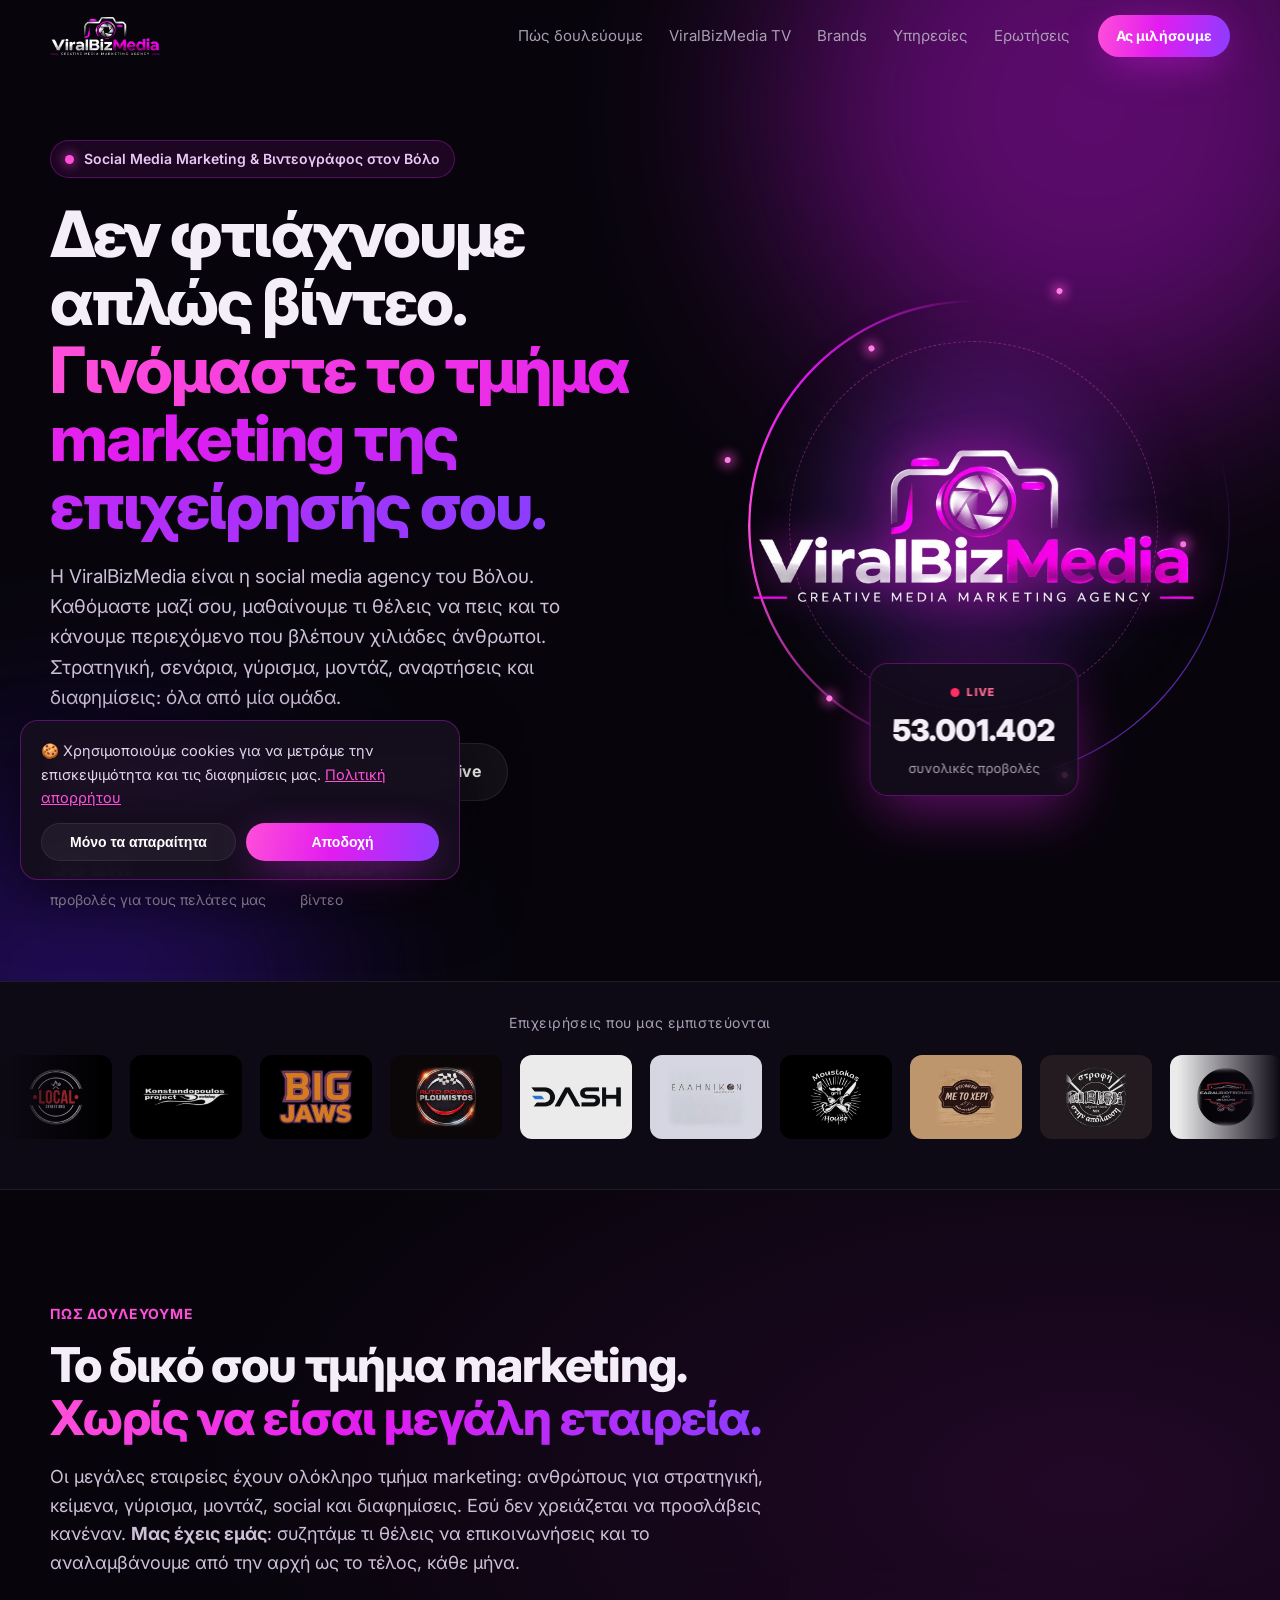
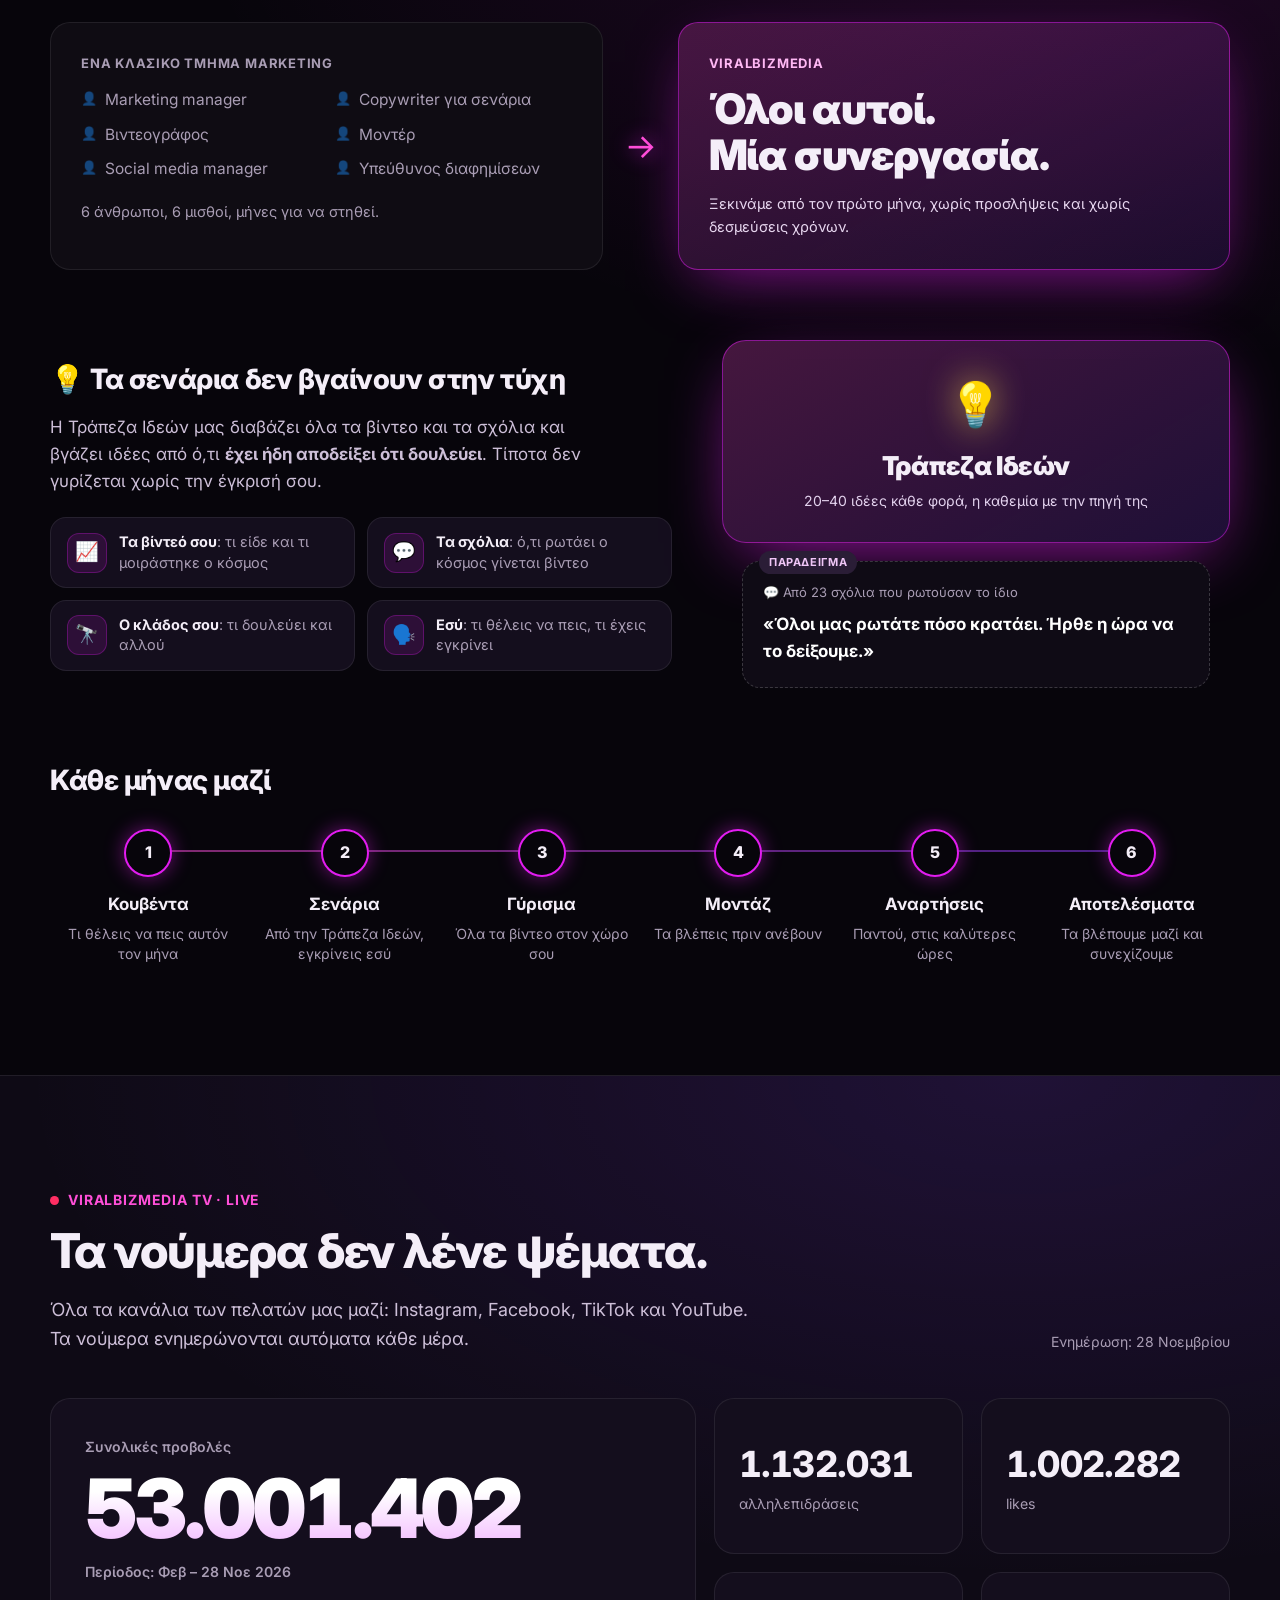
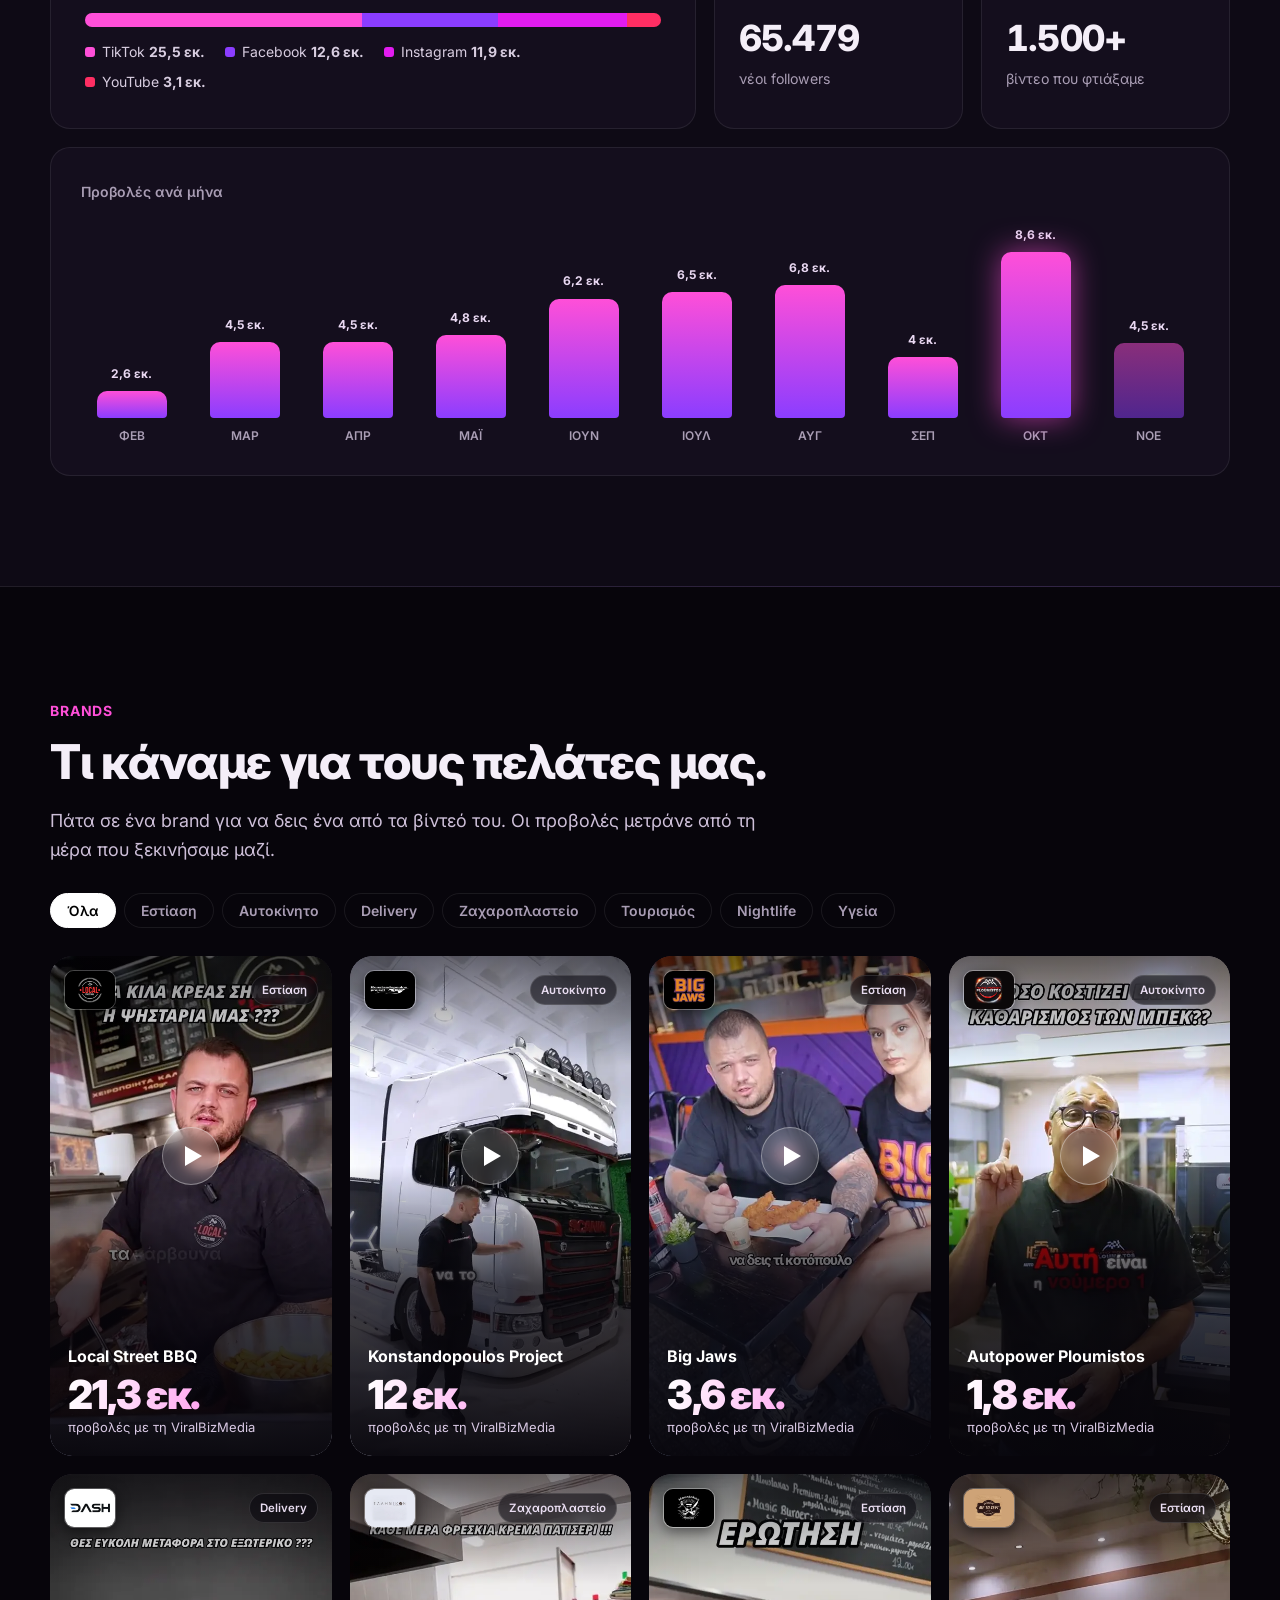
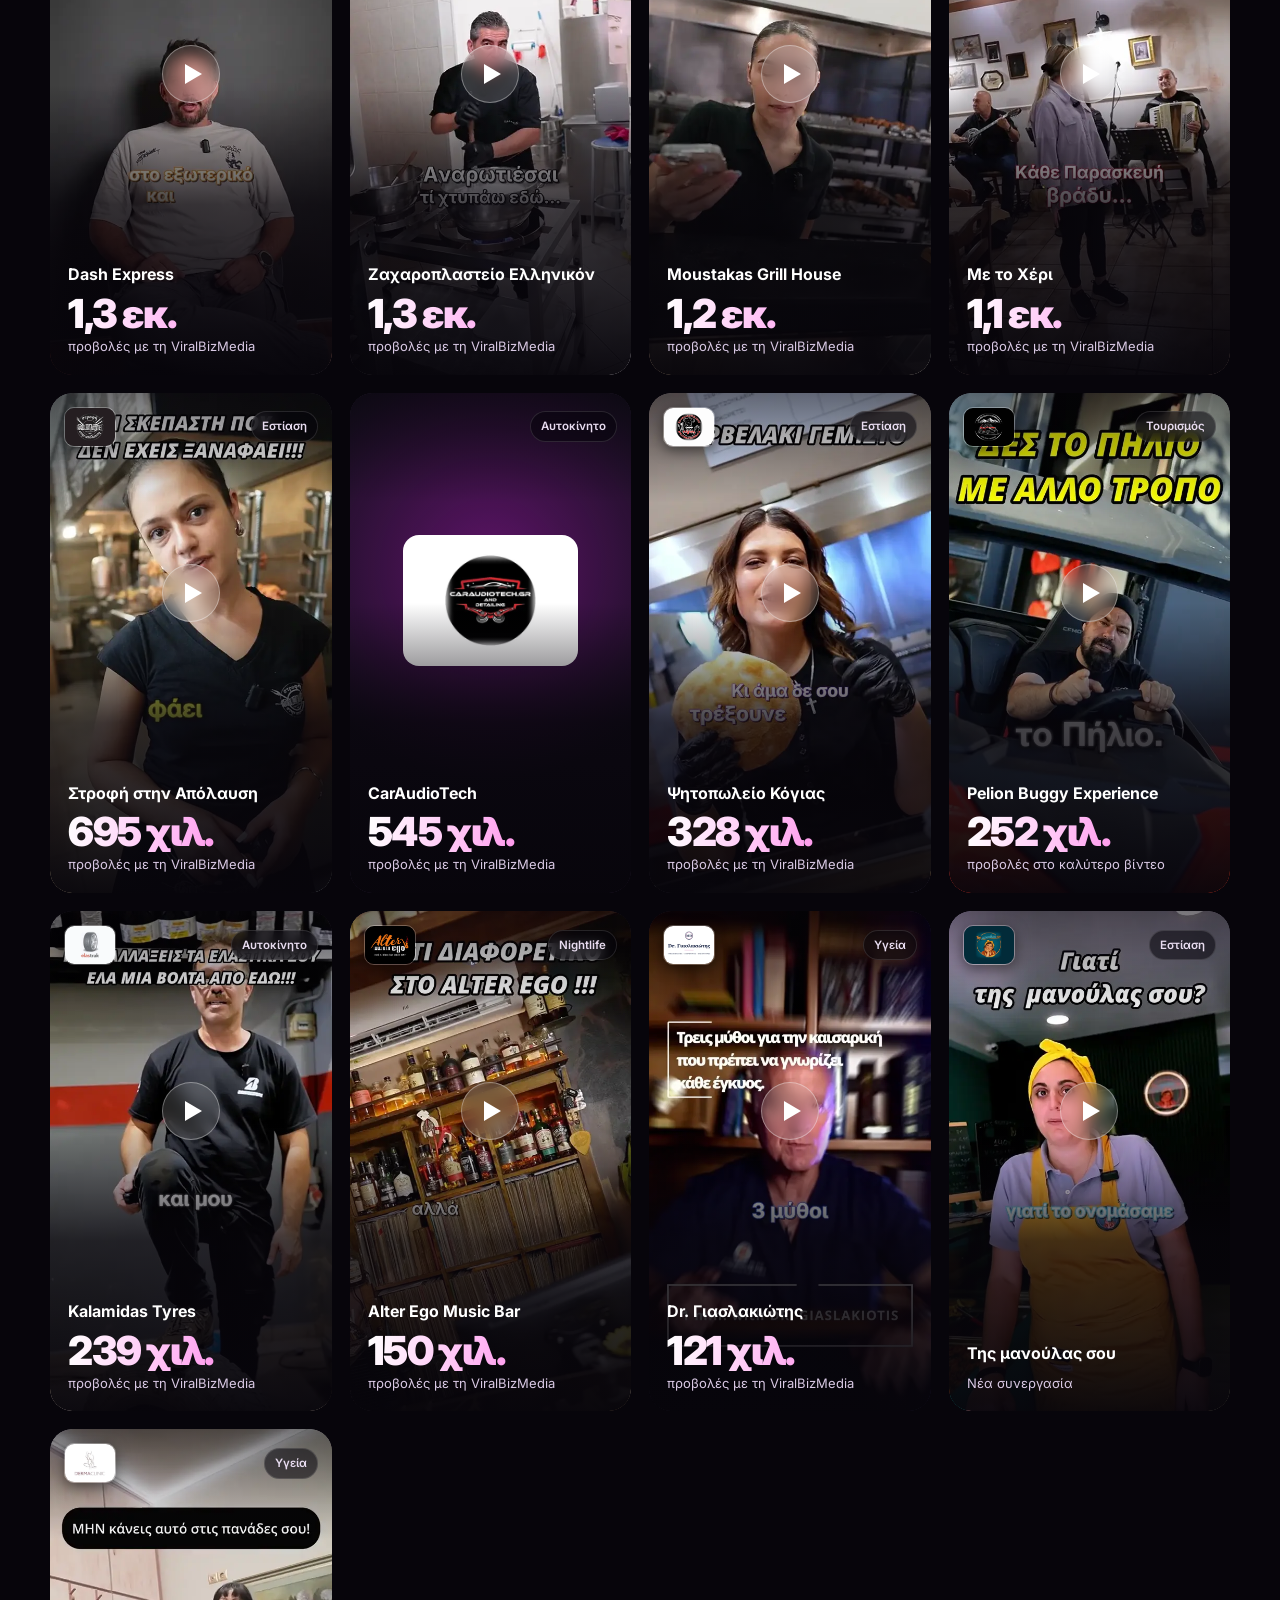
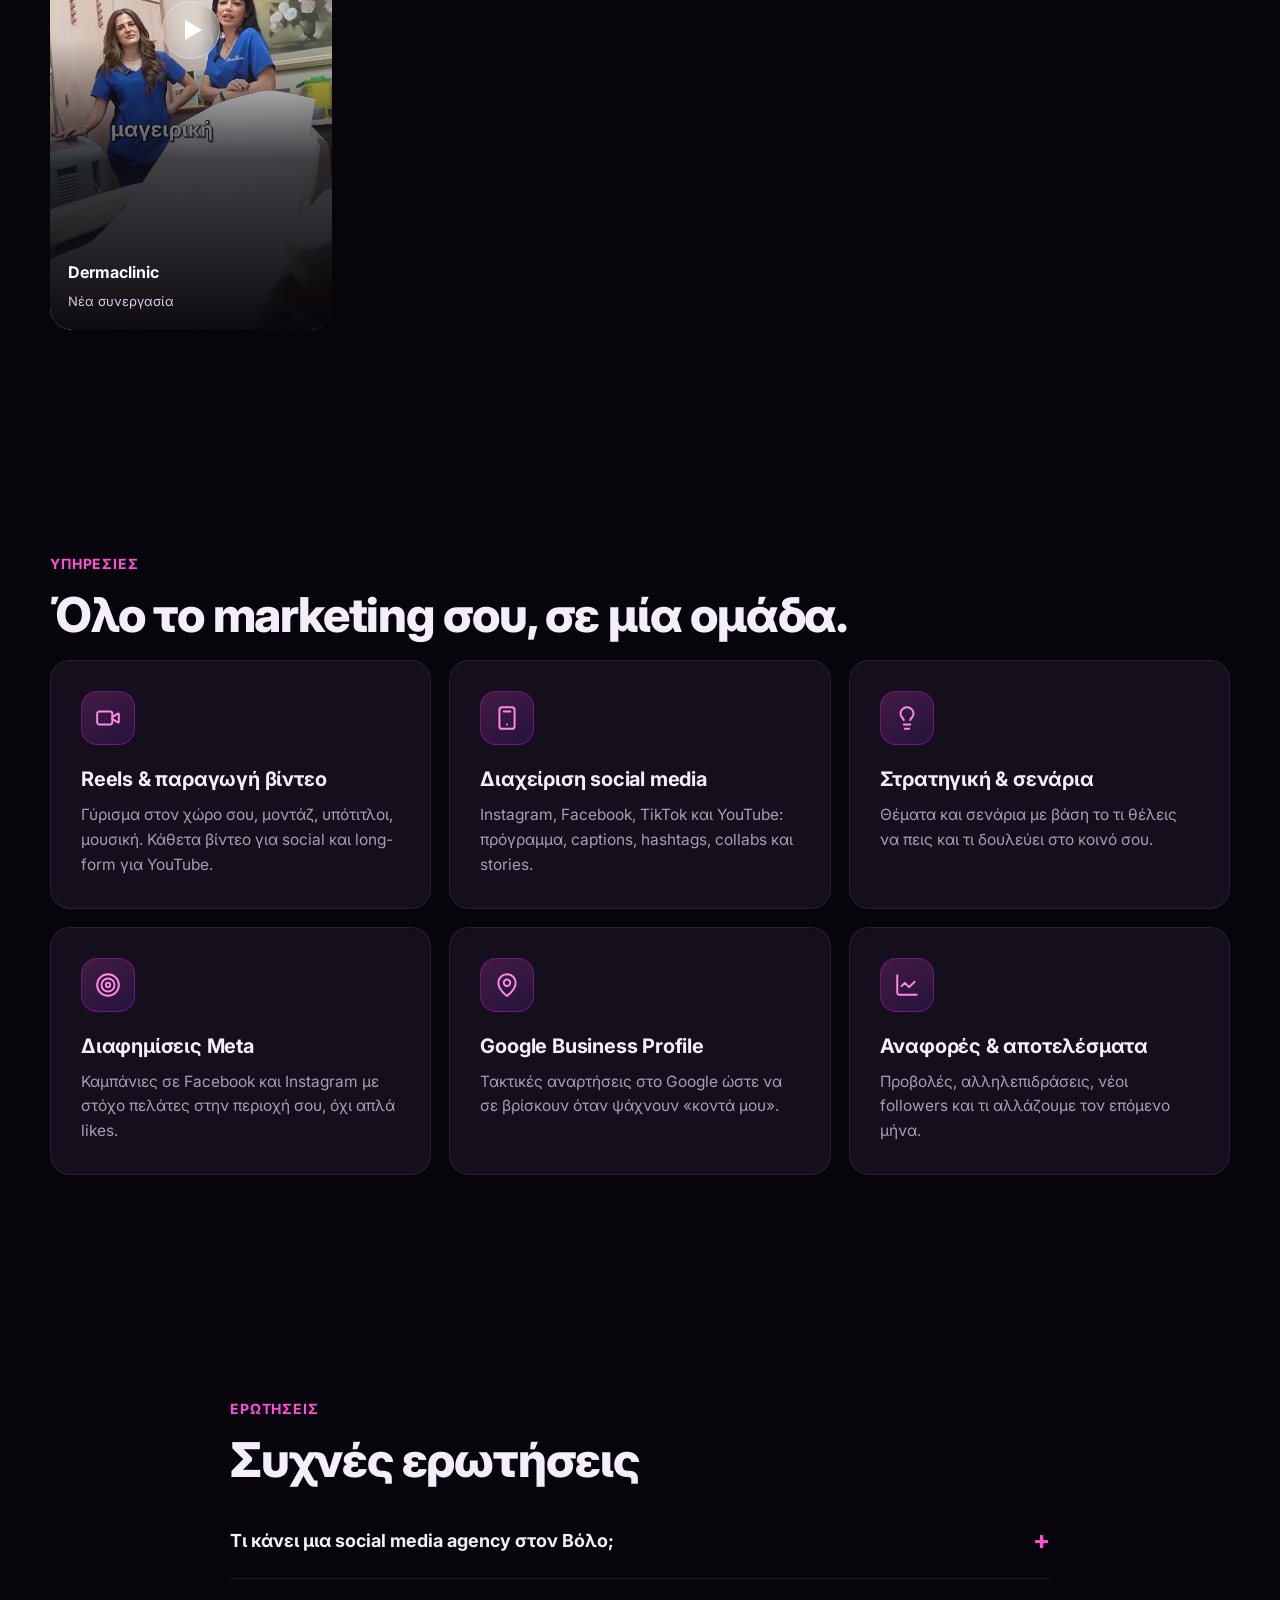
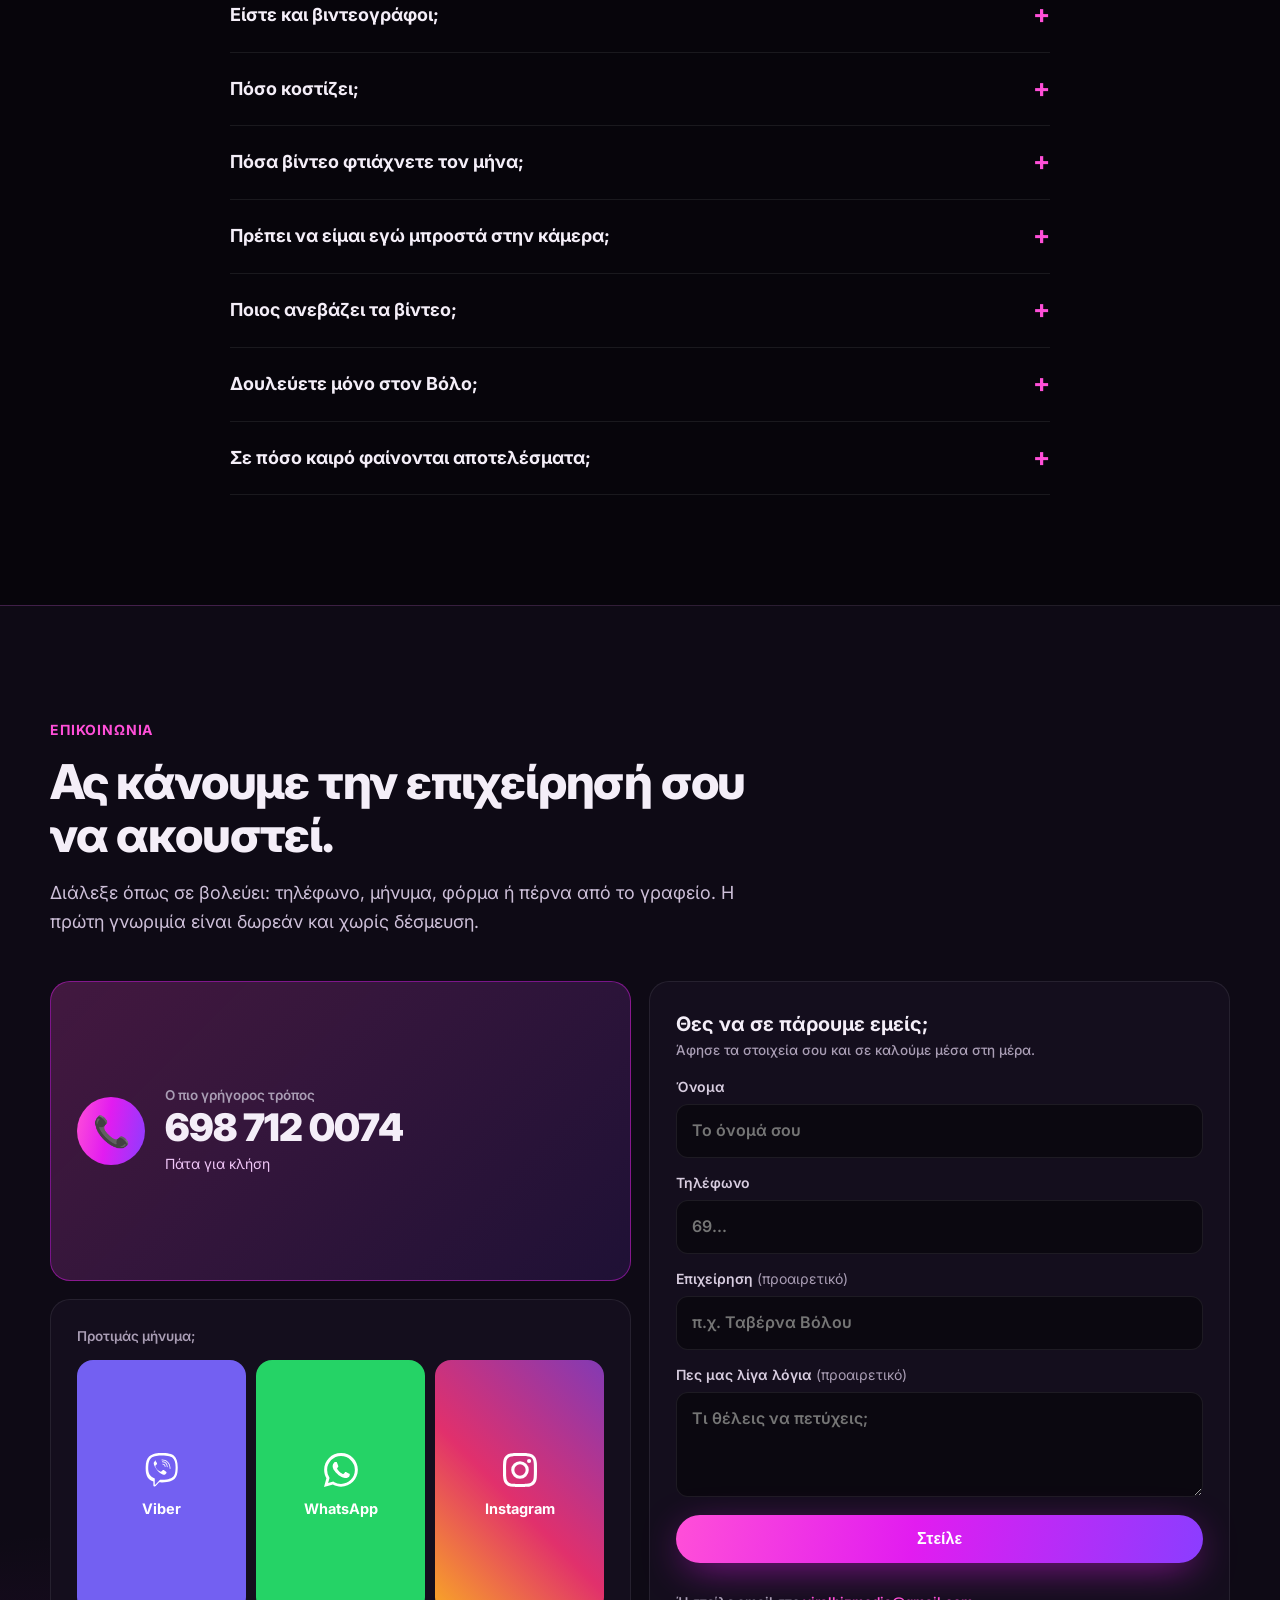
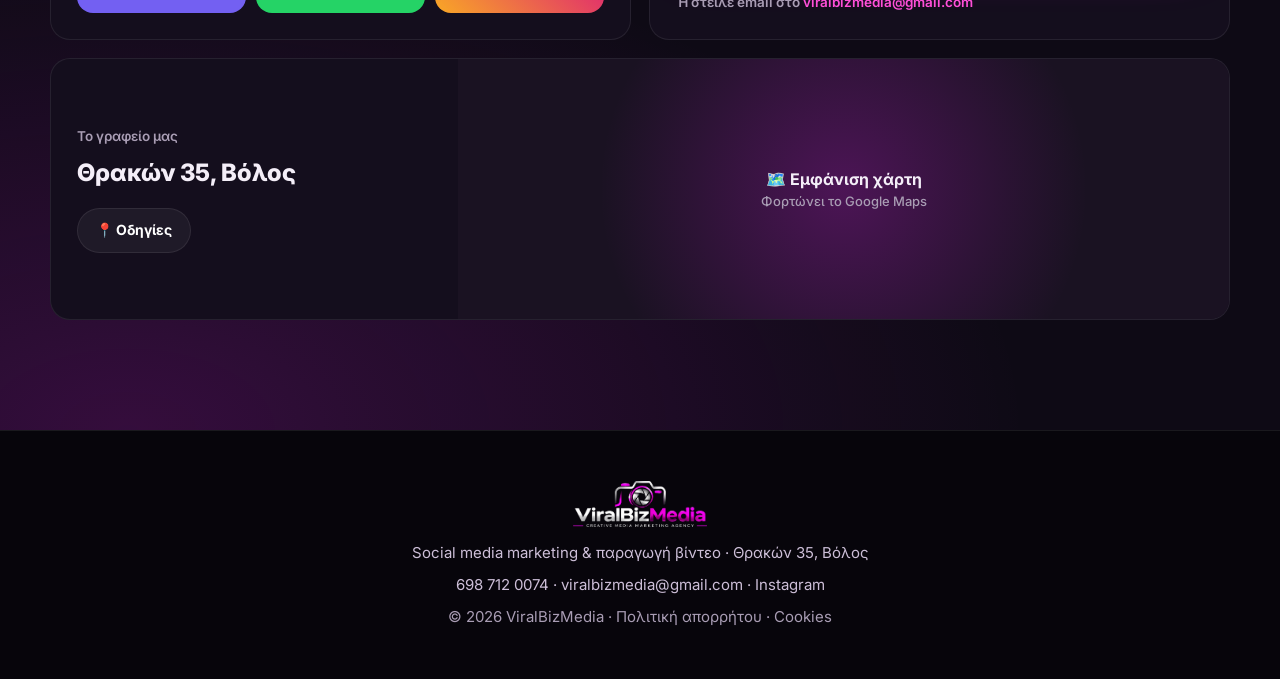
<file: index.html>
<!DOCTYPE html>
<html lang="el">
<head>
<meta charset="utf-8">
<meta name="viewport" content="width=device-width, initial-scale=1">
<title>Social Media Marketing Βόλος &amp; Βιντεογράφος | ViralBizMedia</title>
<meta name="description" content="Social media agency στον Βόλο: βιντεογράφος, reels, διαχείριση Instagram, Facebook, TikTok και διαφημίσεις. Το εξωτερικό τμήμα marketing της επιχείρησής σου, με 50+ εκατ. προβολές για τους πελάτες μας.">
<link rel="canonical" href="https://www.viralbizmedia.com/">
<meta name="google-site-verification" content="cGiN99AtN5FM56mq_oZ_0E6mV2SGv4Y6K6tKLtL4wxE">
<meta name="theme-color" content="#07050b">
<meta property="og:type" content="website">
<meta property="og:locale" content="el_GR">
<meta property="og:title" content="ViralBizMedia | Το εξωτερικό τμήμα marketing της επιχείρησής σου">
<meta property="og:description" content="Social media, reels και διαφημίσεις για επιχειρήσεις στον Βόλο. Δες live τα νούμερα των πελατών μας.">
<meta property="og:url" content="https://www.viralbizmedia.com/">
<meta property="og:image" content="https://www.viralbizmedia.com/media/og.jpg">
<meta property="og:image:width" content="1200">
<meta property="og:image:height" content="630">
<meta property="og:site_name" content="ViralBizMedia">
<meta name="twitter:card" content="summary_large_image">
<meta name="geo.region" content="GR-43">
<meta name="geo.placename" content="Βόλος">
<link rel="icon" href="/favicon.ico" sizes="48x48">
<link rel="icon" type="image/png" sizes="192x192" href="/media/icon-192.png">
<link rel="icon" type="image/png" sizes="96x96" href="/media/icon-96.png">
<link rel="apple-touch-icon" href="/media/apple-touch-icon.png">
<link rel="preconnect" href="https://fonts.googleapis.com">
<link rel="preconnect" href="https://fonts.gstatic.com" crossorigin>
<link href="https://fonts.googleapis.com/css2?family=Inter:wght@400;500;600;700;800;900&display=swap" rel="stylesheet">
<script src="js/consent.js?v=2"></script>
<link rel="stylesheet" href="css/site.css?v=11">
<script type="application/ld+json">
[
 {
  "@context": "https://schema.org",
  "@type": [
   "MarketingAgency",
   "LocalBusiness"
  ],
  "@id": "https://www.viralbizmedia.com/#business",
  "name": "ViralBizMedia",
  "alternateName": "ViralBiz Media",
  "description": "Social media marketing, βιντεογράφος, reels και διαφημίσεις για επιχειρήσεις στον Βόλο. Το εξωτερικό τμήμα marketing της επιχείρησής σου.",
  "url": "https://www.viralbizmedia.com/",
  "logo": "https://www.viralbizmedia.com/media/logo.webp",
  "image": "https://www.viralbizmedia.com/media/og.jpg",
  "telephone": "+306987120074",
  "email": "viralbizmedia@gmail.com",
  "address": {
   "@type": "PostalAddress",
   "streetAddress": "Θρακών 35",
   "addressLocality": "Βόλος",
   "addressRegion": "Μαγνησία",
   "addressCountry": "GR"
  },
  "areaServed": [
   {
    "@type": "City",
    "name": "Βόλος"
   },
   {
    "@type": "AdministrativeArea",
    "name": "Μαγνησία"
   },
   {
    "@type": "Country",
    "name": "Ελλάδα"
   }
  ],
  "knowsAbout": [
   "Social media marketing",
   "Παραγωγή βίντεο",
   "Reels",
   "Instagram",
   "TikTok",
   "Facebook διαφημίσεις",
   "Google Business Profile",
   "Βιντεογράφος Βόλος"
  ],
  "sameAs": [
   "https://www.instagram.com/viralbizmedia/"
  ]
 },
 {
  "@context": "https://schema.org",
  "@type": "WebSite",
  "@id": "https://www.viralbizmedia.com/#website",
  "url": "https://www.viralbizmedia.com/",
  "name": "ViralBizMedia",
  "inLanguage": "el",
  "publisher": {
   "@id": "https://www.viralbizmedia.com/#business"
  }
 },
 {
  "@context": "https://schema.org",
  "@type": "FAQPage",
  "mainEntity": [
   {
    "@type": "Question",
    "name": "Τι κάνει μια social media agency στον Βόλο;",
    "acceptedAnswer": {
     "@type": "Answer",
     "text": "Αναλαμβάνει όλη την παρουσία της επιχείρησής σου στα social: στρατηγική, σενάρια, γύρισμα, μοντάζ, αναρτήσεις σε Instagram, Facebook, TikTok και YouTube, διαφημίσεις και μηνιαία αποτελέσματα. Εμείς ξέρουμε το κοινό του Βόλου και της Μαγνησίας από πρώτο χέρι."
    }
   },
   {
    "@type": "Question",
    "name": "Είστε και βιντεογράφοι;",
    "acceptedAnswer": {
     "@type": "Answer",
     "text": "Ναι. Γυρίζουμε εμείς τα βίντεο στον χώρο σου, κάθετα reels για social και μεγαλύτερα βίντεο για YouTube, με μοντάζ, υπότιτλους και μουσική."
    }
   },
   {
    "@type": "Question",
    "name": "Πόσο κοστίζει;",
    "acceptedAnswer": {
     "@type": "Answer",
     "text": "Κάθε επιχείρηση χρειάζεται κάτι διαφορετικό. Μετά τη γνωριμία σού στέλνουμε πρόταση στα μέτρα σου, χωρίς καμία δέσμευση."
    }
   },
   {
    "@type": "Question",
    "name": "Πόσα βίντεο φτιάχνετε τον μήνα;",
    "acceptedAnswer": {
     "@type": "Answer",
     "text": "Συνήθως 10, 15 ή 30 βίντεο τον μήνα, ανάλογα με το πόσο συχνά θέλεις να εμφανίζεσαι."
    }
   },
   {
    "@type": "Question",
    "name": "Πρέπει να είμαι εγώ μπροστά στην κάμερα;",
    "acceptedAnswer": {
     "@type": "Answer",
     "text": "Όχι απαραίτητα. Βρίσκουμε μαζί τον τρόπο που σου ταιριάζει: εσύ, η ομάδα σου, τα προϊόντα σου ή ο χώρος σου."
    }
   },
   {
    "@type": "Question",
    "name": "Ποιος ανεβάζει τα βίντεο;",
    "acceptedAnswer": {
     "@type": "Answer",
     "text": "Εμείς. Αναλαμβάνουμε το πρόγραμμα, τα captions και τις αναρτήσεις σε όλα τα κανάλια σου."
    }
   },
   {
    "@type": "Question",
    "name": "Δουλεύετε μόνο στον Βόλο;",
    "acceptedAnswer": {
     "@type": "Answer",
     "text": "Η βάση μας είναι ο Βόλος και ξέρουμε καλά το τοπικό κοινό, αλλά δουλεύουμε και με επιχειρήσεις εκτός Βόλου."
    }
   },
   {
    "@type": "Question",
    "name": "Σε πόσο καιρό φαίνονται αποτελέσματα;",
    "acceptedAnswer": {
     "@type": "Answer",
     "text": "Τα πρώτα νούμερα φαίνονται από τον πρώτο μήνα. Η πραγματική διαφορά χτίζεται με σταθερή παρουσία μήνα με τον μήνα."
    }
   }
  ]
 }
]
</script>
</head>
<body>
<a class="skip" href="#main">Μετάβαση στο περιεχόμενο</a>

<header class="nav" id="top">
  <div class="wrap nav-in">
    <a href="#top" class="brand" aria-label="ViralBizMedia αρχική"><img src="media/logo-alpha.webp" alt="ViralBizMedia" width="145" height="50"></a>
    <nav class="links" aria-label="Κύριο μενού">
      <a href="#approach">Πώς δουλεύουμε</a>
      <a href="#tv">ViralBizMedia TV</a>
      <a href="#brands">Brands</a>
      <a href="#services">Υπηρεσίες</a>
      <a href="#faq">Ερωτήσεις</a>
    </nav>
    <a href="#contact" class="btn btn-sm">Ας μιλήσουμε</a>
    <button class="burger" aria-label="Άνοιγμα μενού" aria-expanded="false"><span></span><span></span></button>
  </div>
</header>

<main id="main">

<!-- HERO -->
<section class="hero">
  <div class="glow g1"></div><div class="glow g2"></div>
  <div class="wrap hero-in">
    <div class="hero-copy">
      <p class="eyebrow"><span class="dot"></span> Social Media Marketing &amp; Βιντεογράφος στον Βόλο</p>
      <h1>Δεν φτιάχνουμε απλώς βίντεο.<br><span class="grad">Γινόμαστε το τμήμα marketing της επιχείρησής σου.</span></h1>
      <p class="lead">Η ViralBizMedia είναι η social media agency του Βόλου. Καθόμαστε μαζί σου, μαθαίνουμε τι θέλεις να πεις και το κάνουμε περιεχόμενο που βλέπουν χιλιάδες άνθρωποι. Στρατηγική, σενάρια, γύρισμα, μοντάζ, αναρτήσεις και διαφημίσεις: όλα από μία ομάδα.</p>
      <div class="cta-row">
        <a href="#contact" class="btn">Κλείσε μια γνωριμία</a>
        <a href="#tv" class="btn btn-ghost"><span class="live-dot"></span> Δες τα νούμερα live</a>
      </div>
      <div class="hero-stat">
        <div><b data-stat="views" data-fmt="short">50,9 εκ.</b><span>προβολές για τους πελάτες μας</span></div>
        <div><b data-stat="videos" data-suffix="+">1.500+</b><span>βίντεο</span></div>
      </div>
    </div>
    <div class="hero-art" aria-hidden="true">
      <div class="halo"></div>
      <div class="ring ring1"></div>
      <div class="ring ring2"></div>
      <div class="ring ring3"></div>
      <div class="sparks"><i></i><i></i><i></i><i></i><i></i><i></i></div>
      <div class="logo-stage">
        <img src="media/logo-alpha.webp" alt="" width="1358" height="469">
        <span class="shine"></span>
        <span class="lens"></span>
      </div>
      <div class="float-card">
        <span class="live"><span class="live-dot"></span>LIVE</span>
        <b data-stat="views">50.937.372</b>
        <small>συνολικές προβολές</small>
      </div>
    </div>
  </div>
</section>

<!-- LOGOS -->
<section class="logos" aria-label="Επιχειρήσεις που μας εμπιστεύονται">
  <p class="logos-title">Επιχειρήσεις που μας εμπιστεύονται</p>
  <div class="marquee"><div class="track" id="logoTrack"></div></div>
</section>

<!-- HOW WE WORK -->
<section class="sec how" id="approach">
  <div class="wrap">
    <p class="kicker">Πώς δουλεύουμε</p>
    <h2>Το δικό σου τμήμα marketing.<br><span class="grad">Χωρίς να είσαι μεγάλη εταιρεία.</span></h2>
    <p class="sec-lead">Οι μεγάλες εταιρείες έχουν ολόκληρο τμήμα marketing: ανθρώπους για στρατηγική, κείμενα, γύρισμα, μοντάζ, social και διαφημίσεις. Εσύ δεν χρειάζεται να προσλάβεις κανέναν. <b>Μας έχεις εμάς</b>: συζητάμε τι θέλεις να επικοινωνήσεις και το αναλαμβάνουμε από την αρχή ως το τέλος, κάθε μήνα.</p>

    <div class="dept">
      <div class="dept-col dept-old">
        <p class="dept-tag">Ένα κλασικό τμήμα marketing</p>
        <ul>
          <li>Marketing manager</li>
          <li>Copywriter για σενάρια</li>
          <li>Βιντεογράφος</li>
          <li>Μοντέρ</li>
          <li>Social media manager</li>
          <li>Υπεύθυνος διαφημίσεων</li>
        </ul>
        <p class="dept-foot">6 άνθρωποι, 6 μισθοί, μήνες για να στηθεί.</p>
      </div>
      <div class="dept-arrow" aria-hidden="true">→</div>
      <div class="dept-col dept-new">
        <p class="dept-tag">ViralBizMedia</p>
        <p class="dept-big">Όλοι αυτοί.<br>Μία συνεργασία.</p>
        <p class="dept-foot">Ξεκινάμε από τον πρώτο μήνα, χωρίς προσλήψεις και χωρίς δεσμεύσεις χρόνων.</p>
      </div>
    </div>

    <div class="ideas-in how-ideas">
      <div>
        <h3 class="how-h3">💡 Τα σενάρια δεν βγαίνουν στην τύχη</h3>
        <p class="how-p">Η Τράπεζα Ιδεών μας διαβάζει όλα τα βίντεο και τα σχόλια και βγάζει ιδέες από ό,τι <b>έχει ήδη αποδείξει ότι δουλεύει</b>. Τίποτα δεν γυρίζεται χωρίς την έγκρισή σου.</p>
        <ul class="srcs">
          <li><span>📈</span><div><b>Τα βίντεό σου</b>: τι είδε και τι μοιράστηκε ο κόσμος</div></li>
          <li><span>💬</span><div><b>Τα σχόλια</b>: ό,τι ρωτάει ο κόσμος γίνεται βίντεο</div></li>
          <li><span>🔭</span><div><b>Ο κλάδος σου</b>: τι δουλεύει και αλλού</div></li>
          <li><span>🗣️</span><div><b>Εσύ</b>: τι θέλεις να πεις, τι έχεις εγκρίνει</div></li>
        </ul>
      </div>
      <div class="bank">
        <div class="bank-core">
          <span class="bank-ico">💡</span>
          <b>Τράπεζα Ιδεών</b>
          <small>20–40 ιδέες κάθε φορά, η καθεμία με την πηγή της</small>
        </div>
        <div class="idea-eg" aria-label="Παράδειγμα ιδέας">
          <span class="eg-tag">Παράδειγμα</span>
          <p class="eg-src">💬 Από 23 σχόλια που ρωτούσαν το ίδιο</p>
          <p class="eg-hook">«Όλοι μας ρωτάτε πόσο κρατάει. Ήρθε η ώρα να το δείξουμε.»</p>
        </div>
      </div>
    </div>

    <h3 class="how-h3 how-month">Κάθε μήνας μαζί</h3>
    <ol class="steps">
      <li><b>Κουβέντα</b><span>Τι θέλεις να πεις αυτόν τον μήνα</span></li>
      <li><b>Σενάρια</b><span>Από την Τράπεζα Ιδεών, εγκρίνεις εσύ</span></li>
      <li><b>Γύρισμα</b><span>Όλα τα βίντεο στον χώρο σου</span></li>
      <li><b>Μοντάζ</b><span>Τα βλέπεις πριν ανέβουν</span></li>
      <li><b>Αναρτήσεις</b><span>Παντού, στις καλύτερες ώρες</span></li>
      <li><b>Αποτελέσματα</b><span>Τα βλέπουμε μαζί και συνεχίζουμε</span></li>
    </ol>
  </div>
</section>

<!-- TV -->
<section class="sec tv" id="tv">
  <div class="wrap">
    <div class="tv-head">
      <div>
        <p class="kicker"><span class="live-dot"></span> ViralBizMedia TV · Live</p>
        <h2>Τα νούμερα δεν λένε ψέματα.</h2>
        <p class="sec-lead">Όλα τα κανάλια των πελατών μας μαζί: Instagram, Facebook, TikTok και YouTube. Τα νούμερα ενημερώνονται αυτόματα κάθε μέρα.</p>
      </div>
      <p class="updated" id="updated">Ενημέρωση: …</p>
    </div>

    <div class="tv-grid">
      <div class="tv-main card">
        <small>Συνολικές προβολές</small>
        <b class="mega" data-stat="views">50.937.372</b>
        <small class="muted" id="period">Φεβ – Νοε 2026</small>
        <div class="platbar" id="platBar"></div>
        <div class="platlegend" id="platLegend"></div>
      </div>
      <div class="tv-tiles">
        <div class="card tile"><b data-stat="interactions">1.099.409</b><small>αλληλεπιδράσεις</small></div>
        <div class="card tile"><b data-stat="likes">640.259</b><small>likes</small></div>
        <div class="card tile"><b data-stat="new_followers">59.870</b><small>νέοι followers</small></div>
        <div class="card tile"><b data-stat="videos" data-suffix="+">1.500+</b><small>βίντεο που φτιάξαμε</small></div>
      </div>
      <div class="tv-chart card">
        <small>Προβολές ανά μήνα</small>
        <div class="chart" id="chart"></div>
      </div>
    </div>
  </div>
</section>

<!-- BRANDS -->
<section class="sec" id="brands">
  <div class="wrap">
    <p class="kicker">Brands</p>
    <h2>Τι κάναμε για τους πελάτες μας.</h2>
    <p class="sec-lead">Πάτα σε ένα brand για να δεις ένα από τα βίντεό του. Οι προβολές μετράνε από τη μέρα που ξεκινήσαμε μαζί.</p>
    <div class="chips" id="chips" role="tablist"></div>
    <div class="brands" id="brandGrid"></div>
  </div>
</section>

<!-- SERVICES -->
<section class="sec" id="services">
  <div class="wrap">
    <p class="kicker">Υπηρεσίες</p>
    <h2>Όλο το marketing σου, σε μία ομάδα.</h2>
    <div class="services">
      <div class="svc card"><div class="ico"><svg viewBox="0 0 24 24" aria-hidden="true"><path d="m16 13 5.2 3.1a.5.5 0 0 0 .8-.4V8.3a.5.5 0 0 0-.8-.4L16 11"/><rect x="2" y="6" width="14" height="12" rx="2"/></svg></div><h3>Reels &amp; παραγωγή βίντεο</h3><p>Γύρισμα στον χώρο σου, μοντάζ, υπότιτλοι, μουσική. Κάθετα βίντεο για social και long-form για YouTube.</p></div>
      <div class="svc card"><div class="ico"><svg viewBox="0 0 24 24" aria-hidden="true"><rect x="5" y="2" width="14" height="20" rx="2.5"/><path d="M12 18h.01"/><path d="M9 6h6"/></svg></div><h3>Διαχείριση social media</h3><p>Instagram, Facebook, TikTok και YouTube: πρόγραμμα, captions, hashtags, collabs και stories.</p></div>
      <div class="svc card"><div class="ico"><svg viewBox="0 0 24 24" aria-hidden="true"><path d="M15 14c.2-1 .7-1.7 1.5-2.5 1-.9 1.5-2.2 1.5-3.5A6 6 0 0 0 6 8c0 1 .2 2.2 1.5 3.5.7.7 1.3 1.5 1.5 2.5"/><path d="M9 18h6"/><path d="M10 22h4"/></svg></div><h3>Στρατηγική &amp; σενάρια</h3><p>Θέματα και σενάρια με βάση το τι θέλεις να πεις και τι δουλεύει στο κοινό σου.</p></div>
      <div class="svc card"><div class="ico"><svg viewBox="0 0 24 24" aria-hidden="true"><circle cx="12" cy="12" r="10"/><circle cx="12" cy="12" r="6"/><circle cx="12" cy="12" r="2"/></svg></div><h3>Διαφημίσεις Meta</h3><p>Καμπάνιες σε Facebook και Instagram με στόχο πελάτες στην περιοχή σου, όχι απλά likes.</p></div>
      <div class="svc card"><div class="ico"><svg viewBox="0 0 24 24" aria-hidden="true"><path d="M20 10c0 5-5.5 10.2-7.4 11.8a1 1 0 0 1-1.2 0C9.5 20.2 4 15 4 10a8 8 0 0 1 16 0"/><circle cx="12" cy="10" r="3"/></svg></div><h3>Google Business Profile</h3><p>Τακτικές αναρτήσεις στο Google ώστε να σε βρίσκουν όταν ψάχνουν «κοντά μου».</p></div>
      <div class="svc card"><div class="ico"><svg viewBox="0 0 24 24" aria-hidden="true"><path d="M3 3v16a2 2 0 0 0 2 2h16"/><path d="m19 9-5 5-4-4-3 3"/></svg></div><h3>Αναφορές &amp; αποτελέσματα</h3><p>Προβολές, αλληλεπιδράσεις, νέοι followers και τι αλλάζουμε τον επόμενο μήνα.</p></div>
    </div>
  </div>
</section>

<!-- FAQ -->
<section class="sec" id="faq">
  <div class="wrap narrow">
    <p class="kicker">Ερωτήσεις</p>
    <h2>Συχνές ερωτήσεις</h2>
    <details><summary>Τι κάνει μια social media agency στον Βόλο;</summary><p>Αναλαμβάνει όλη την παρουσία της επιχείρησής σου στα social: στρατηγική, σενάρια, γύρισμα, μοντάζ, αναρτήσεις σε Instagram, Facebook, TikTok και YouTube, διαφημίσεις και μηνιαία αποτελέσματα. Εμείς ξέρουμε το κοινό του Βόλου και της Μαγνησίας από πρώτο χέρι.</p></details>
    <details><summary>Είστε και βιντεογράφοι;</summary><p>Ναι. Γυρίζουμε εμείς τα βίντεο στον χώρο σου, κάθετα reels για social και μεγαλύτερα βίντεο για YouTube, με μοντάζ, υπότιτλους και μουσική.</p></details>
    <details><summary>Πόσο κοστίζει;</summary><p>Κάθε επιχείρηση χρειάζεται κάτι διαφορετικό. Μετά τη γνωριμία σού στέλνουμε πρόταση στα μέτρα σου, χωρίς καμία δέσμευση.</p></details>
    <details><summary>Πόσα βίντεο φτιάχνετε τον μήνα;</summary><p>Συνήθως 10, 15 ή 30 βίντεο τον μήνα, ανάλογα με το πόσο συχνά θέλεις να εμφανίζεσαι.</p></details>
    <details><summary>Πρέπει να είμαι εγώ μπροστά στην κάμερα;</summary><p>Όχι απαραίτητα. Βρίσκουμε μαζί τον τρόπο που σου ταιριάζει: εσύ, η ομάδα σου, τα προϊόντα σου ή ο χώρος σου.</p></details>
    <details><summary>Ποιος ανεβάζει τα βίντεο;</summary><p>Εμείς. Αναλαμβάνουμε το πρόγραμμα, τα captions και τις αναρτήσεις σε όλα τα κανάλια σου.</p></details>
    <details><summary>Δουλεύετε μόνο στον Βόλο;</summary><p>Η βάση μας είναι ο Βόλος και ξέρουμε καλά το τοπικό κοινό, αλλά δουλεύουμε και με επιχειρήσεις εκτός Βόλου.</p></details>
    <details><summary>Σε πόσο καιρό φαίνονται αποτελέσματα;</summary><p>Τα πρώτα νούμερα φαίνονται από τον πρώτο μήνα. Η πραγματική διαφορά χτίζεται με σταθερή παρουσία μήνα με τον μήνα.</p></details>
  </div>
</section>

<!-- CONTACT -->
<section class="sec contact" id="contact">
  <div class="wrap">
    <div class="contact-head">
      <p class="kicker">Επικοινωνία</p>
      <h2>Ας κάνουμε την επιχείρησή σου να ακουστεί.</h2>
      <p class="sec-lead">Διάλεξε όπως σε βολεύει: τηλέφωνο, μήνυμα, φόρμα ή πέρνα από το γραφείο. Η πρώτη γνωριμία είναι δωρεάν και χωρίς δέσμευση.</p>
    </div>

    <div class="contact-grid">
      <!-- 1. τηλέφωνο -->
      <a href="tel:+306987120074" class="ct ct-call">
        <span class="ct-ico">📞</span>
        <span class="ct-txt"><small>Ο πιο γρήγορος τρόπος</small><b>698 712 0074</b><em>Πάτα για κλήση</em></span>
      </a>

      <!-- 2. μήνυμα -->
      <div class="ct ct-msg">
        <small>Προτιμάς μήνυμα;</small>
        <div class="msg-btns">
          <a href="viber://chat?number=%2B306987120074" class="mb mb-viber"><svg viewBox="0 0 24 24" aria-hidden="true"><path d="M11.4 0C9.5 0 5.2.3 2.9 2.5 1.2 4.1.6 6.6.5 9.6.4 12.7.3 18.5 5.9 20.1v2.4s0 1 .6 1.2c.8.2 1.2-.5 2-1.4l1.5-1.6c3.8.3 6.7-.4 7.1-.5.8-.3 5.1-.8 5.8-6.6.7-5.9-.4-9.7-2.3-11.4C20 1.2 17.2-.1 11.4 0Zm.2 1.8c4.9 0 7.3 1 8 1.7 1.6 1.4 2.4 4.7 1.8 9.6-.5 4.7-3.9 5-4.6 5.2-.3.1-2.9.7-6.2.5l-3.3 3.6c-.1.1-.4.1-.4-.1v-4.3C2 16.5 2.2 11.9 2.3 9.6c.1-2.6.6-4.6 1.9-5.9 1.9-1.8 5.7-1.9 7.4-1.9Zm.3 2.8a.3.3 0 0 0 0 .6c1.6 0 2.9.5 3.9 1.5 1 1 1.6 2.4 1.6 4.3a.3.3 0 1 0 .6 0c0-2-.7-3.6-1.8-4.7-1.2-1.1-2.6-1.7-4.3-1.7Zm-3.8.6c-.3 0-.6.1-.8.3-.6.5-1.3 1.3-1.1 2 0 0 .1 1.1 1.8 3.8.9 1.3 1.7 2.1 2.5 2.7.8.6 2 1.2 2.6 1.4.6.2 1.3-.4 1.8-.9.4-.4.4-1 0-1.3l-1.4-1c-.4-.3-1-.2-1.2.1l-.5.6c-.2.3-.7.3-.7.3-3-.8-3.8-3.8-3.8-3.8s0-.4.3-.7l.6-.5c.3-.2.5-.8.1-1.3l-1-1.4c-.1-.2-.4-.3-.6-.3Zm4.2.7a.3.3 0 0 0 0 .6c2 .1 3 1.1 3.1 3.2a.3.3 0 1 0 .6 0c-.1-2.4-1.4-3.7-3.7-3.8Zm.2 1.6a.3.3 0 0 0 0 .6c.9 0 1.3.5 1.4 1.4a.3.3 0 1 0 .6 0c0-1.2-.8-2-2-2Z"/></svg>Viber</a>
          <a href="https://wa.me/306987120074?text=%CE%93%CE%B5%CE%B9%CE%B1%20%CF%83%CE%B1%CF%82!" class="mb mb-wa" target="_blank" rel="noopener"><svg viewBox="0 0 24 24" aria-hidden="true"><path d="M17.5 14.4c-.3-.1-1.8-.9-2-1-.3-.1-.5-.1-.7.1-.2.3-.8 1-.9 1.2-.2.2-.3.2-.6.1-.3-.1-1.3-.5-2.4-1.5-.9-.8-1.5-1.8-1.6-2.1-.2-.3 0-.5.1-.6l.4-.5c.2-.2.2-.3.3-.5.1-.2 0-.4 0-.5l-.9-2.2c-.2-.6-.5-.5-.7-.5h-.6c-.2 0-.5.1-.8.4-.3.3-1 1-1 2.5s1.1 2.9 1.2 3.1c.1.2 2.1 3.2 5.1 4.5.7.3 1.3.5 1.7.6.7.2 1.4.2 1.9.1.6-.1 1.8-.7 2-1.4.2-.7.2-1.3.2-1.4-.1-.1-.3-.2-.6-.3M12 21.8c-1.8 0-3.5-.5-5-1.4l-.4-.2-3.7 1 1-3.6-.2-.4A9.8 9.8 0 0 1 2.2 12C2.2 6.6 6.6 2.2 12 2.2c2.6 0 5.1 1 6.9 2.9a9.7 9.7 0 0 1 2.9 6.9c0 5.4-4.4 9.8-9.8 9.8M20.5 3.5A11.8 11.8 0 0 0 12 0C5.4 0 .1 5.3.1 11.9c0 2.1.6 4.2 1.6 6L0 24l6.3-1.7c1.8 1 3.7 1.5 5.7 1.5 6.6 0 11.9-5.3 11.9-11.9 0-3.2-1.2-6.2-3.4-8.4"/></svg>WhatsApp</a>
          <a href="https://ig.me/m/viralbizmedia" class="mb mb-ig" target="_blank" rel="noopener"><svg viewBox="0 0 24 24" aria-hidden="true"><path d="M12 2.2c3.2 0 3.6 0 4.8.1 3.3.1 4.8 1.7 4.9 4.9.1 1.3.1 1.6.1 4.8s0 3.6-.1 4.8c-.1 3.2-1.7 4.8-4.9 4.9-1.3.1-1.6.1-4.8.1s-3.6 0-4.8-.1c-3.3-.1-4.8-1.7-4.9-4.9C2.2 15.6 2.2 15.2 2.2 12s0-3.6.1-4.8C2.4 3.9 3.9 2.4 7.2 2.3 8.4 2.2 8.8 2.2 12 2.2ZM12 0C8.7 0 8.3 0 7.1.1 2.7.3.3 2.7.1 7.1 0 8.3 0 8.7 0 12s0 3.7.1 4.9c.2 4.4 2.6 6.8 7 7 1.2.1 1.6.1 4.9.1s3.7 0 4.9-.1c4.4-.2 6.8-2.6 7-7 .1-1.2.1-1.6.1-4.9s0-3.7-.1-4.9c-.2-4.4-2.6-6.8-7-7C15.7 0 15.3 0 12 0Zm0 5.8a6.2 6.2 0 1 0 0 12.4 6.2 6.2 0 0 0 0-12.4ZM12 16a4 4 0 1 1 0-8 4 4 0 0 1 0 8Zm6.4-11.8a1.4 1.4 0 1 0 0 2.9 1.4 1.4 0 0 0 0-2.9Z"/></svg>Instagram</a>
        </div>
      </div>

      <!-- 3. φόρμα -->
      <form class="ct ct-form" id="contactForm" novalidate>
        <div class="form-head"><b>Θες να σε πάρουμε εμείς;</b><small>Άφησε τα στοιχεία σου και σε καλούμε μέσα στη μέρα.</small></div>
        <label>Όνομα<input name="name" required autocomplete="name" placeholder="Το όνομά σου"></label>
        <label>Τηλέφωνο<input name="phone" type="tel" required autocomplete="tel" inputmode="tel" placeholder="69..."></label>
        <label>Επιχείρηση <span class="opt">(προαιρετικό)</span><input name="business" autocomplete="organization" placeholder="π.χ. Ταβέρνα Βόλου"></label>
        <label>Πες μας λίγα λόγια <span class="opt">(προαιρετικό)</span><textarea name="message" rows="3" placeholder="Τι θέλεις να πετύχεις;"></textarea></label>
        <input type="text" name="_honey" class="hp" tabindex="-1" autocomplete="off" aria-hidden="true">
        <button class="btn" type="submit">Στείλε</button>
        <p class="form-status" role="status" aria-live="polite"></p>
        <small class="muted">Ή στείλε email στο <a href="mailto:viralbizmedia@gmail.com">viralbizmedia@gmail.com</a></small>
      </form>

      <!-- 4. γραφείο -->
      <div class="ct ct-place">
        <div class="place-txt">
          <small>Το γραφείο μας</small>
          <b>Θρακών 35, Βόλος</b>
          <a class="btn btn-ghost btn-sm" href="https://www.google.com/maps/dir/?api=1&amp;destination=%CE%98%CF%81%CE%B1%CE%BA%CF%8E%CE%BD%2035%2C%20%CE%92%CF%8C%CE%BB%CE%BF%CF%82" target="_blank" rel="noopener">📍 Οδηγίες</a>
        </div>
        <div class="map" data-src="https://maps.google.com/maps?q=%CE%98%CF%81%CE%B1%CE%BA%CF%8E%CE%BD%2035%2C%20%CE%92%CF%8C%CE%BB%CE%BF%CF%82&amp;z=16&amp;output=embed"><span>Χάρτης</span></div>
      </div>
    </div>
  </div>
</section>

</main>

<footer class="foot">
  <div class="wrap foot-in">
    <img src="media/logo-alpha.webp" alt="ViralBizMedia" width="145" height="50" loading="lazy">
    <p>Social media marketing &amp; παραγωγή βίντεο · Θρακών 35, Βόλος</p>
    <p><a href="tel:+306987120074">698 712 0074</a> · <a href="mailto:viralbizmedia@gmail.com">viralbizmedia@gmail.com</a> · <a href="https://www.instagram.com/viralbizmedia/" target="_blank" rel="noopener">Instagram</a></p>
    <p class="muted">© <span id="yr">2026</span> ViralBizMedia · <a href="privacy.html">Πολιτική απορρήτου</a> · <a href="#" id="cookieSettings">Cookies</a></p>
  </div>
</footer>

<nav class="mbar" aria-label="Γρήγορη επικοινωνία">
  <a href="tel:+306987120074" class="mbar-call">📞 Κλήση</a>
  <a href="viber://chat?number=%2B306987120074">Viber</a>
  <a href="https://wa.me/306987120074" target="_blank" rel="noopener">WhatsApp</a>
</nav>

<dialog id="player" aria-label="Βίντεο">
  <button class="close" aria-label="Κλείσιμο">✕</button>
  <video controls playsinline></video>
  <p id="playerCap"></p>
</dialog>

<script src="js/site.js?v=11" defer></script>
</body>
</html>
</file>
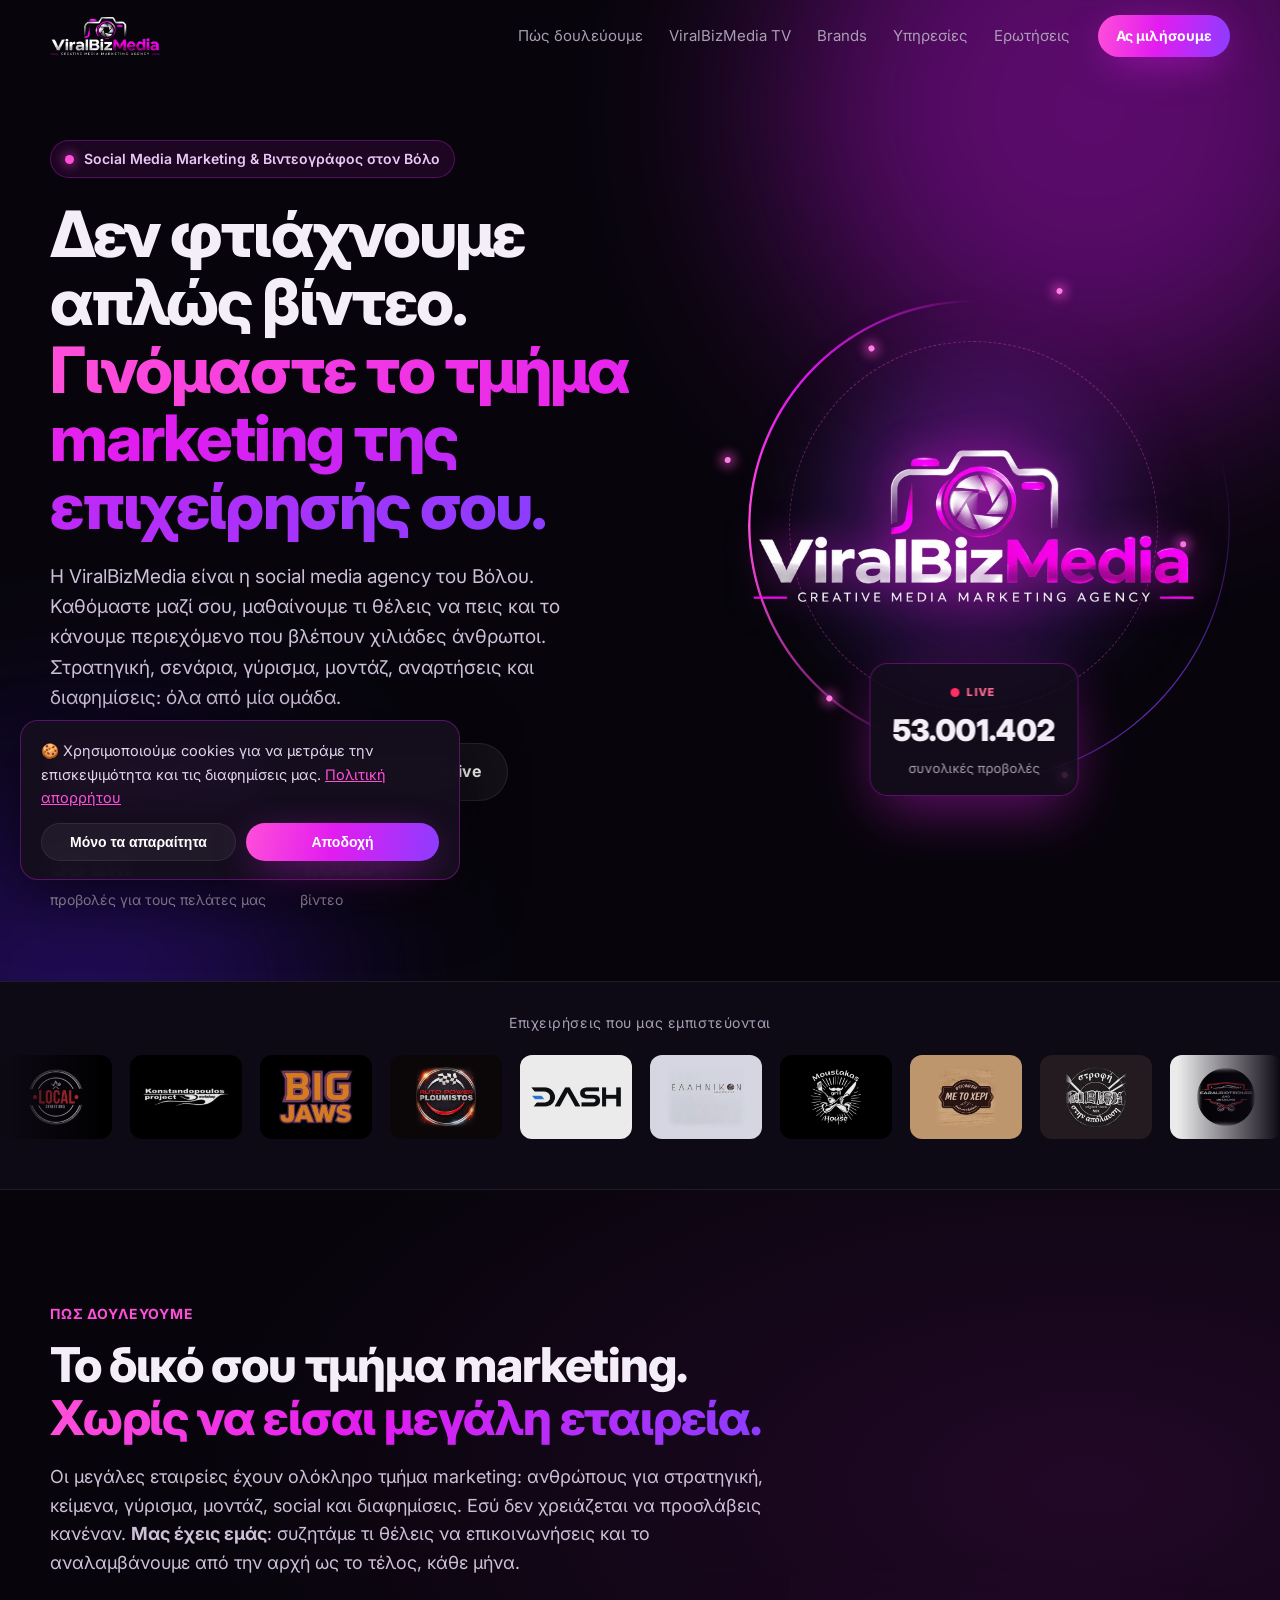
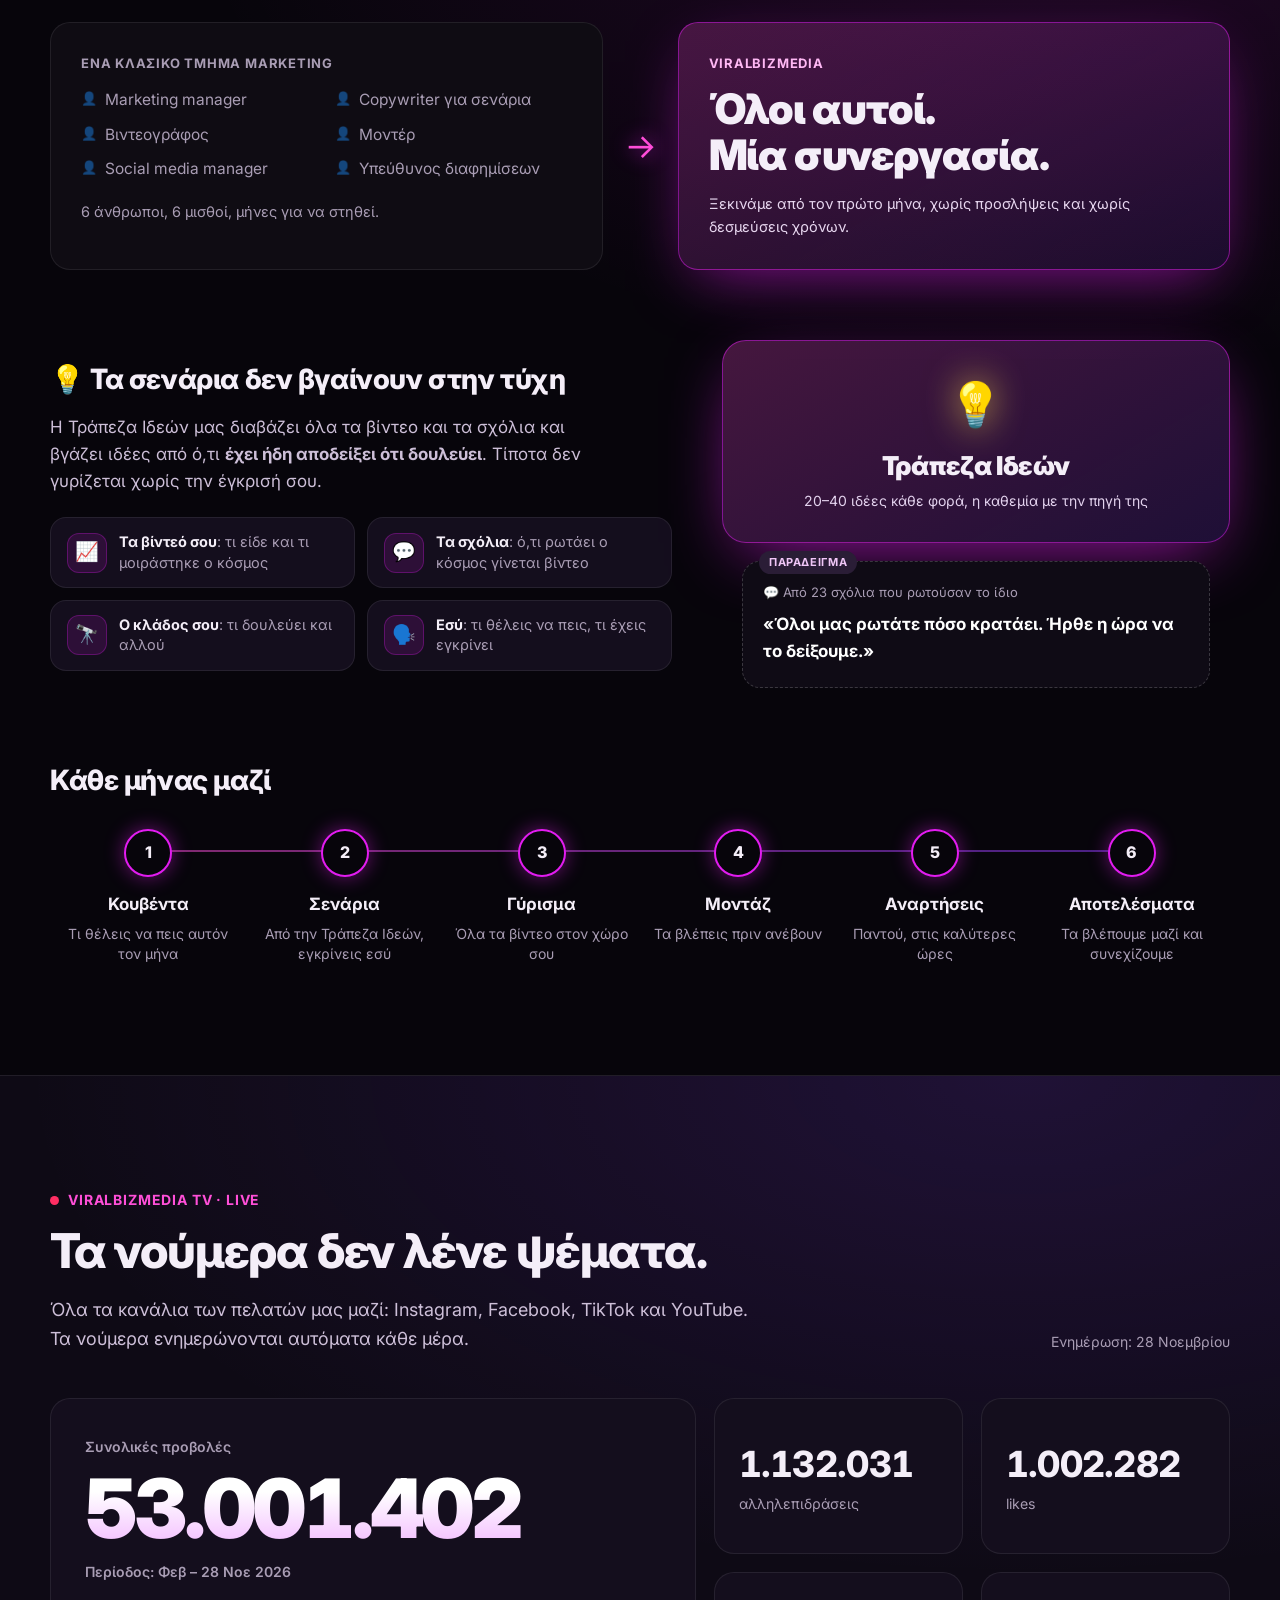
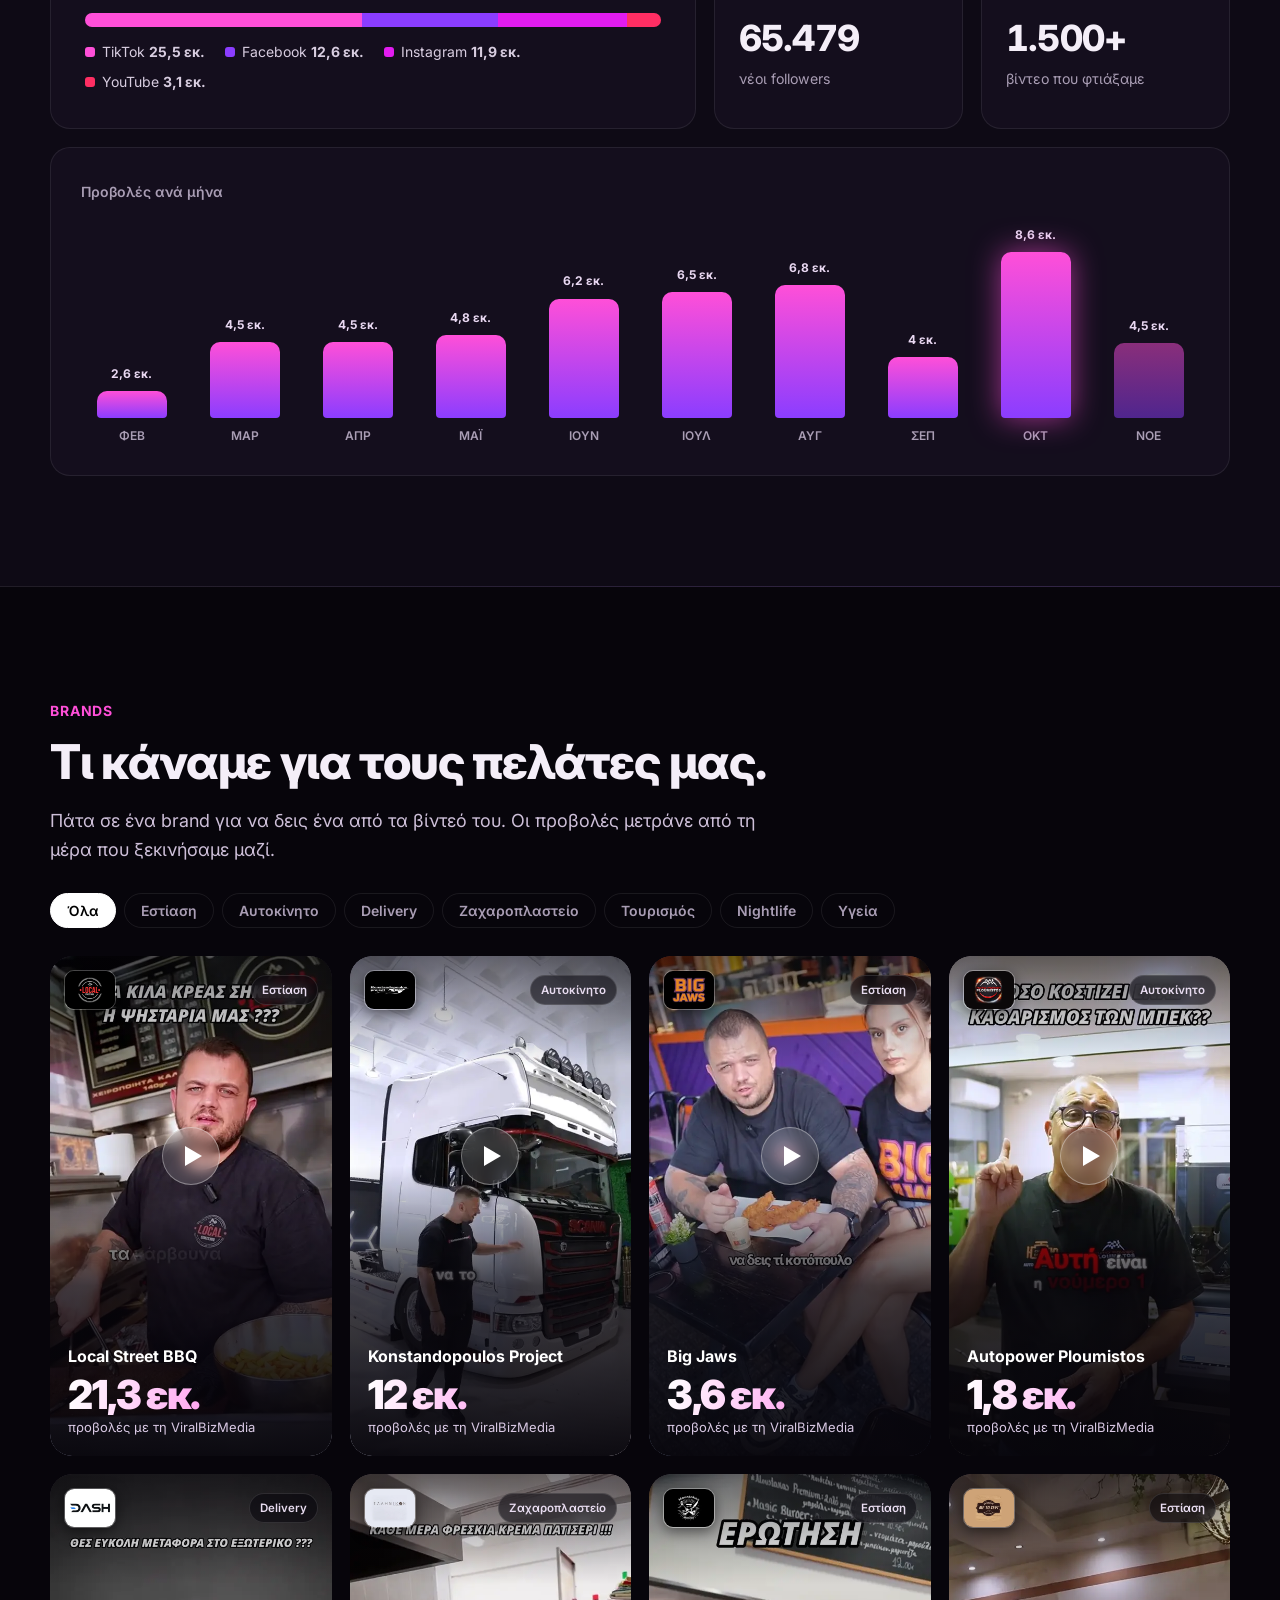
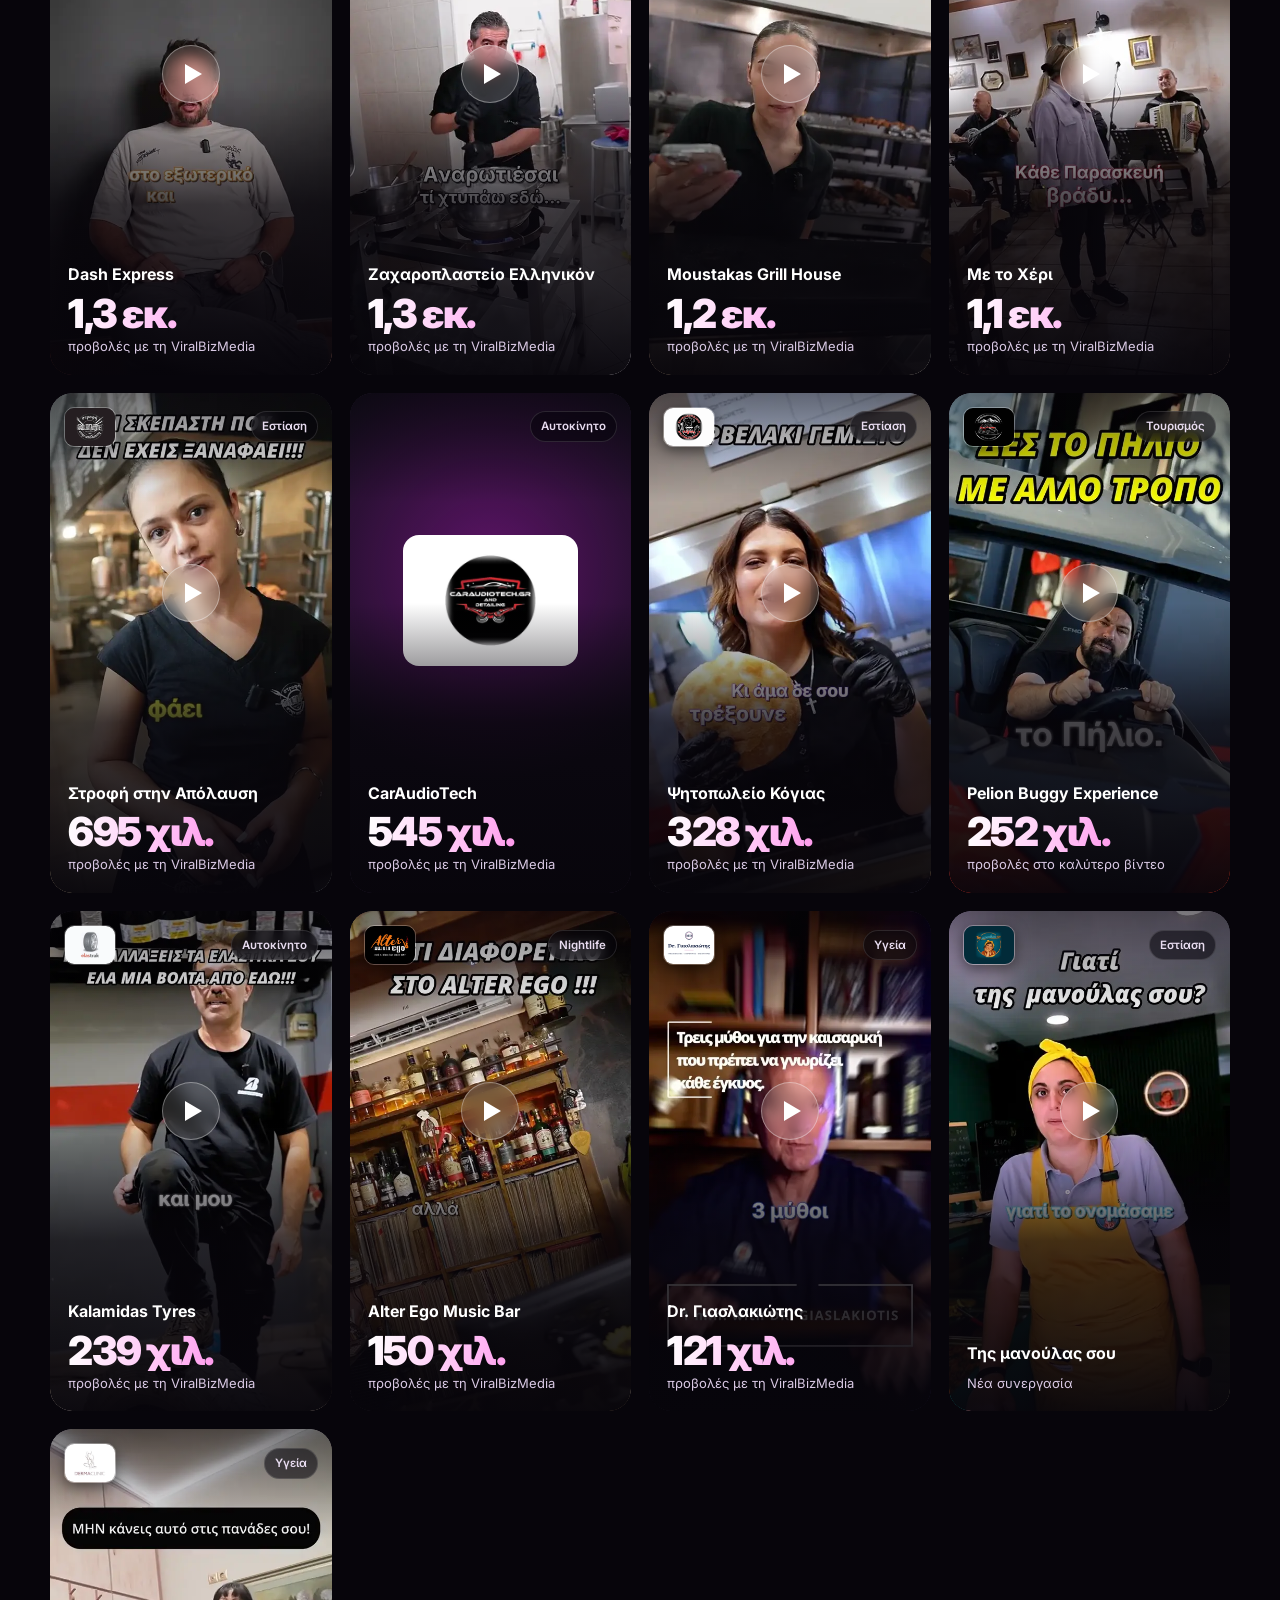
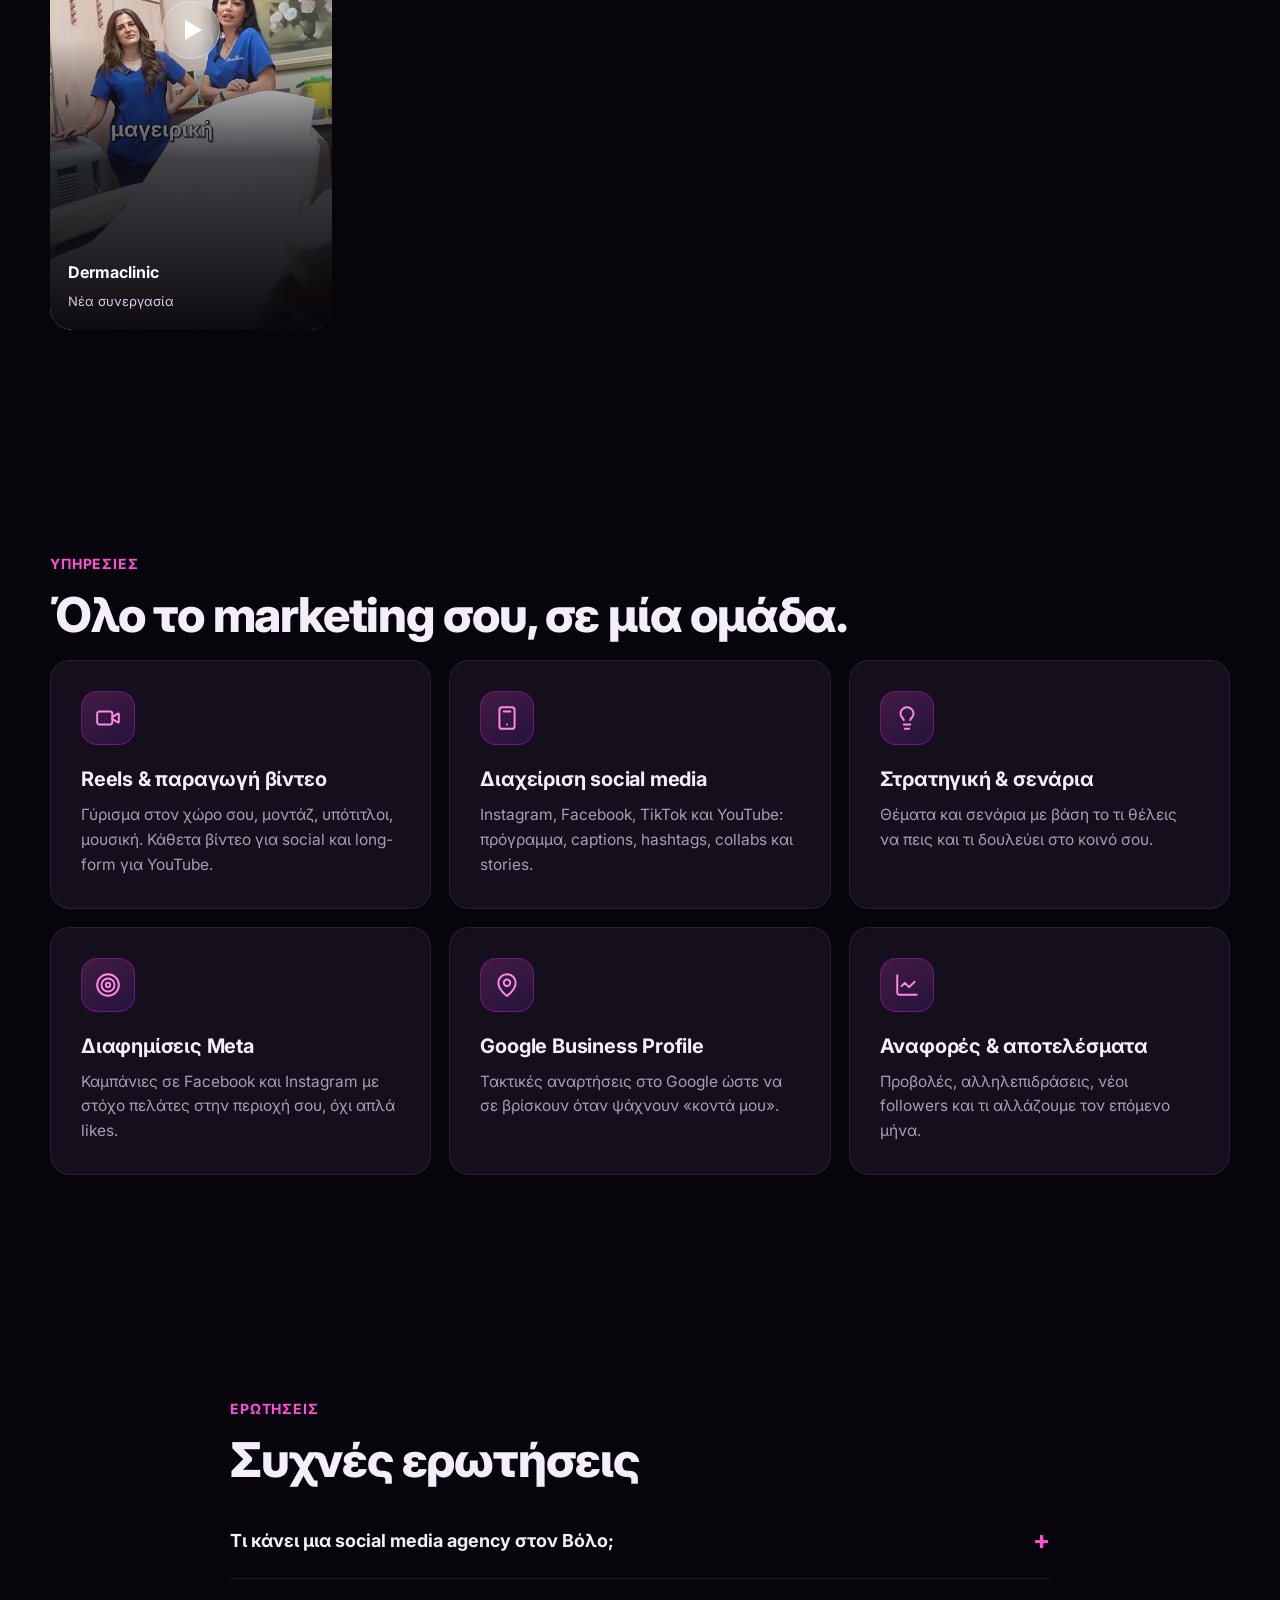
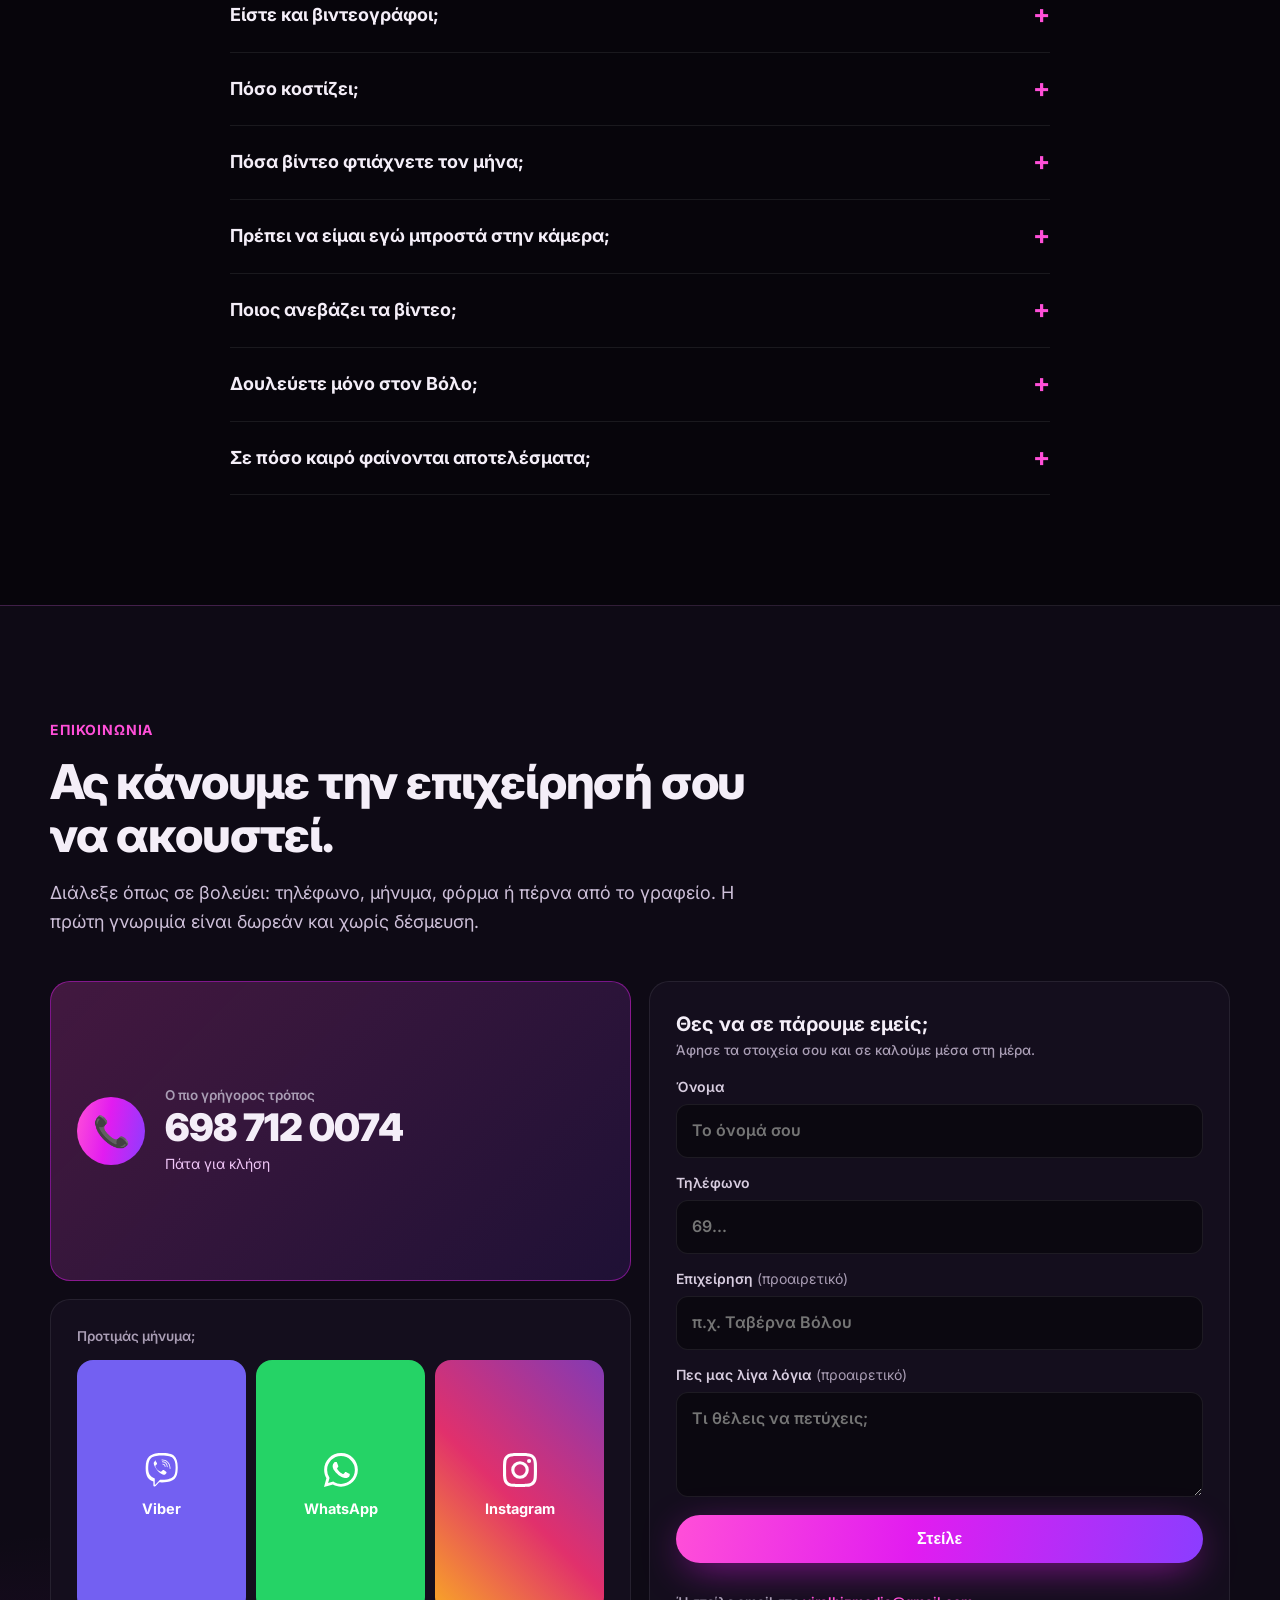
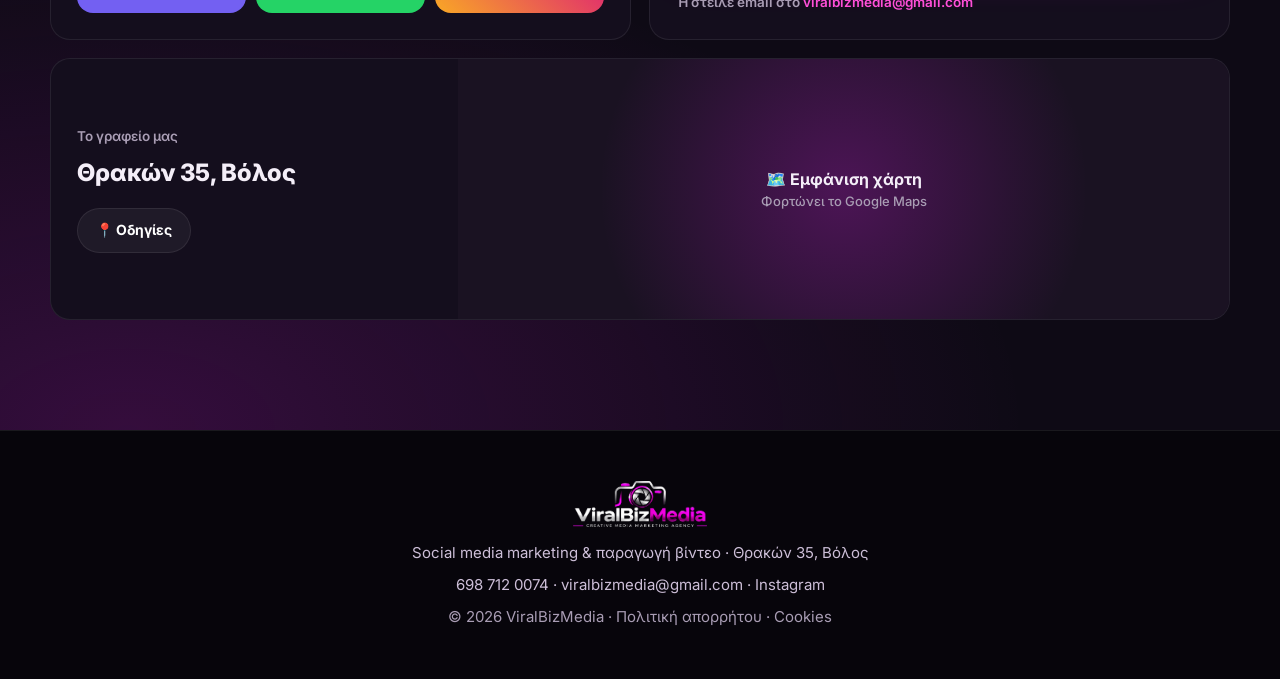
<file: konstandopoulosproject.html>
<!DOCTYPE html>
<html lang="el">
<head>
<meta charset="utf-8">
<title>Konstandopoulos Project | ViralBizMedia</title>
<link rel="canonical" href="https://www.viralbizmedia.com/">
<meta name="robots" content="noindex, follow">
<meta http-equiv="refresh" content="0; url=/#brands">
<script>location.replace('/#brands');</script>
</head>
<body>
<p>Η σελίδα μεταφέρθηκε. <a href="/#brands">Συνέχεια στο ViralBizMedia</a></p>
</body>
</html>
</file>
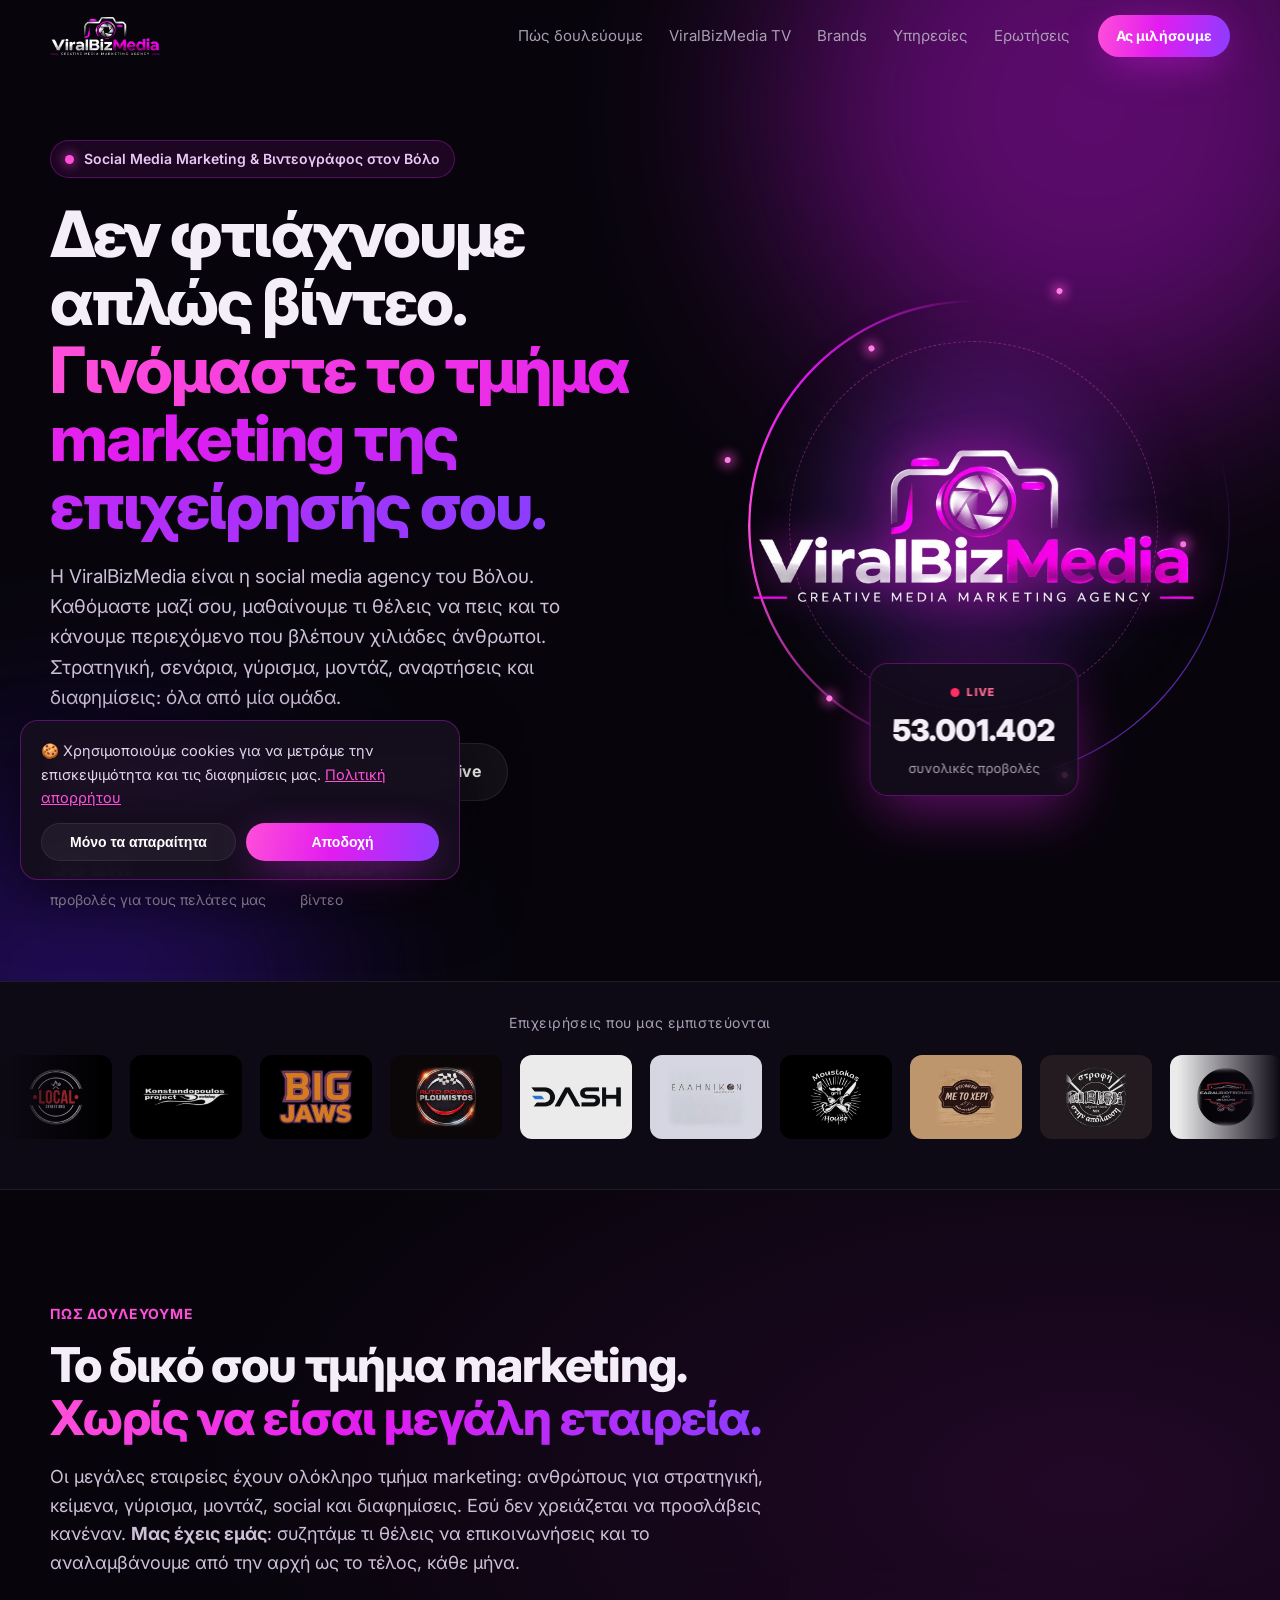
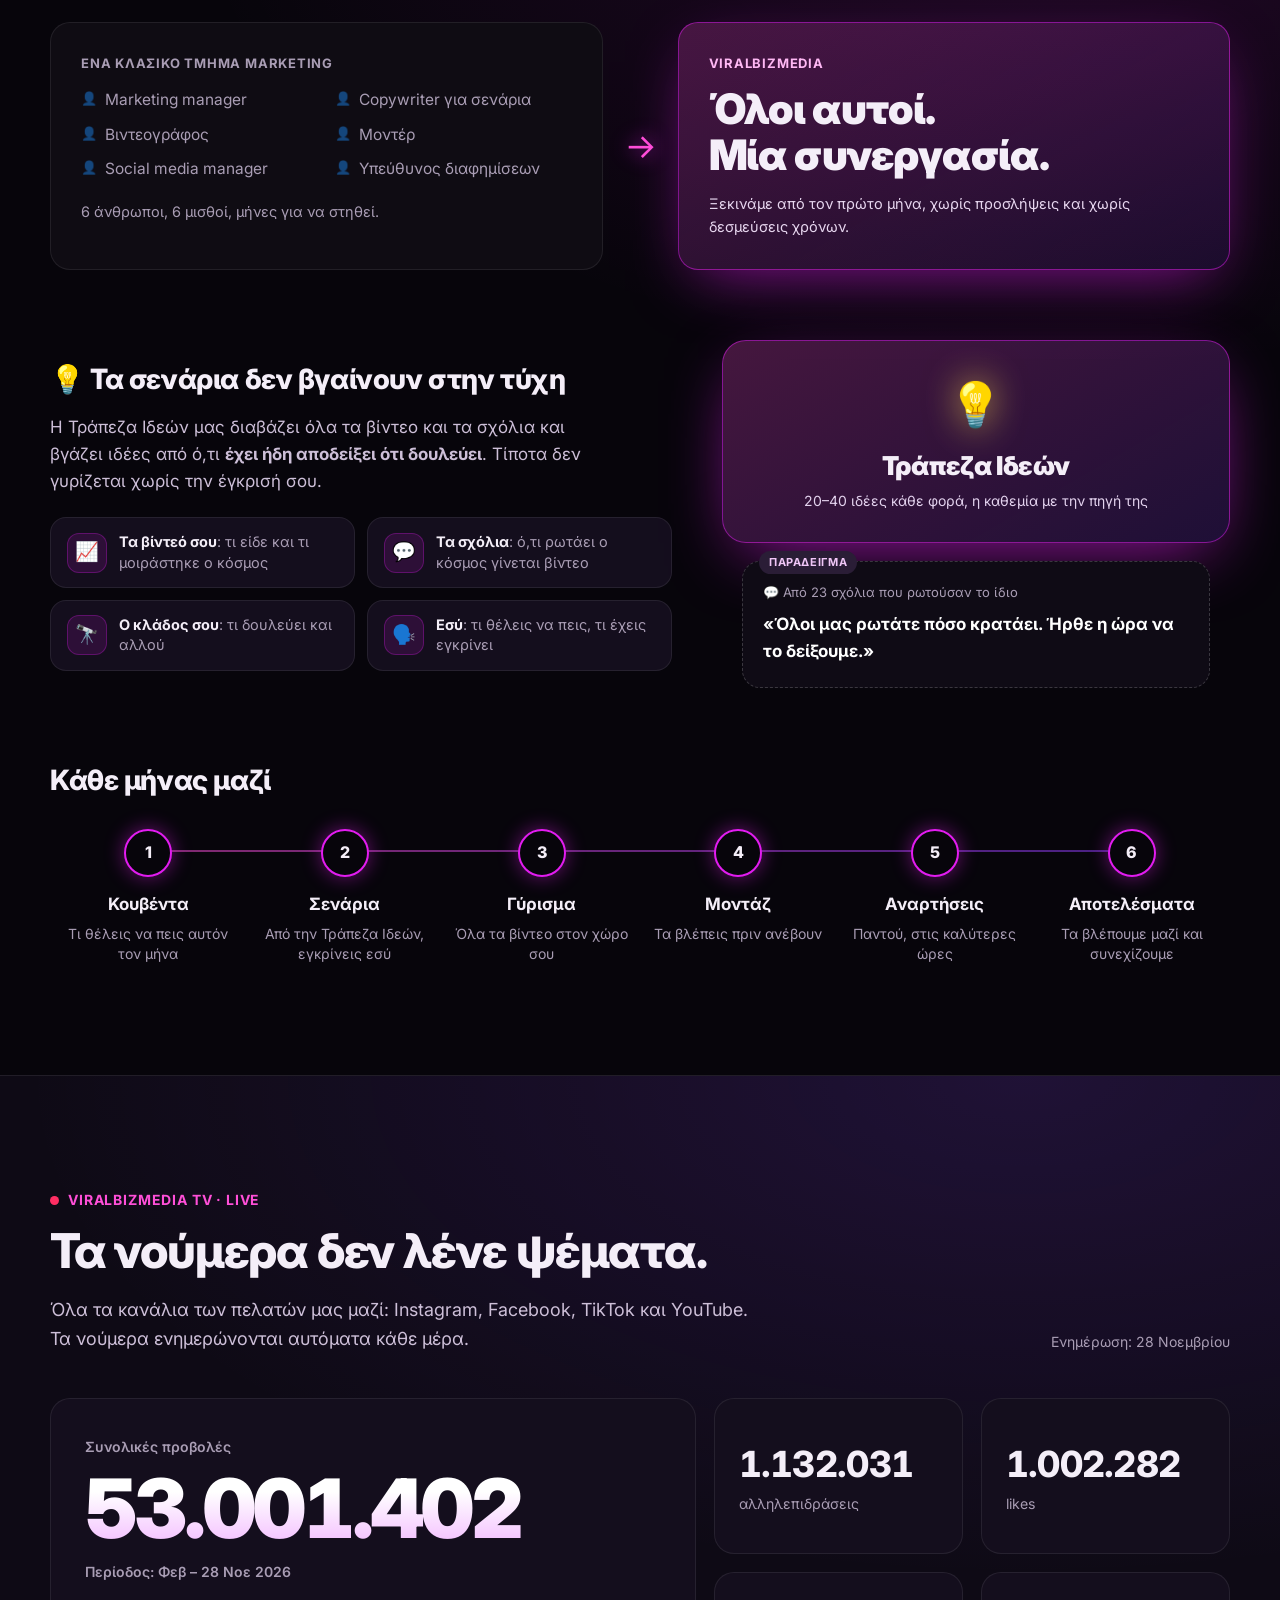
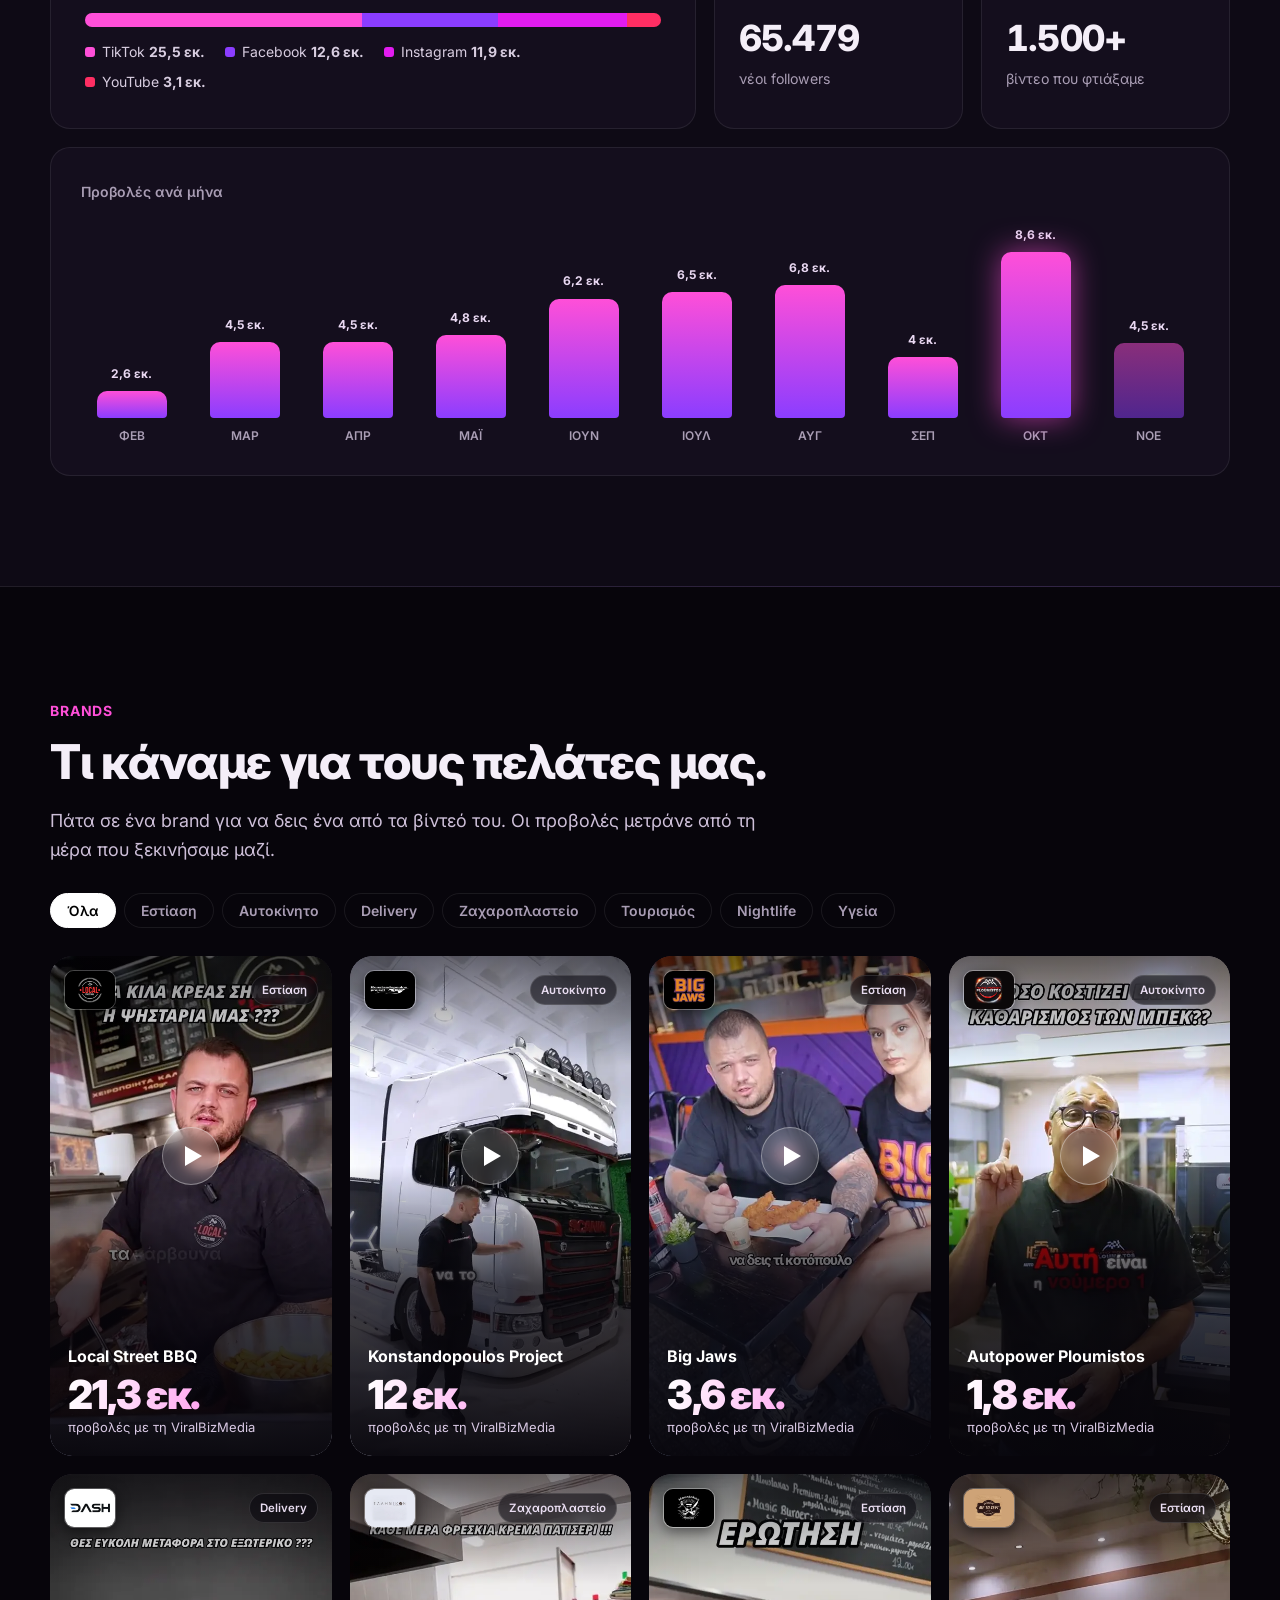
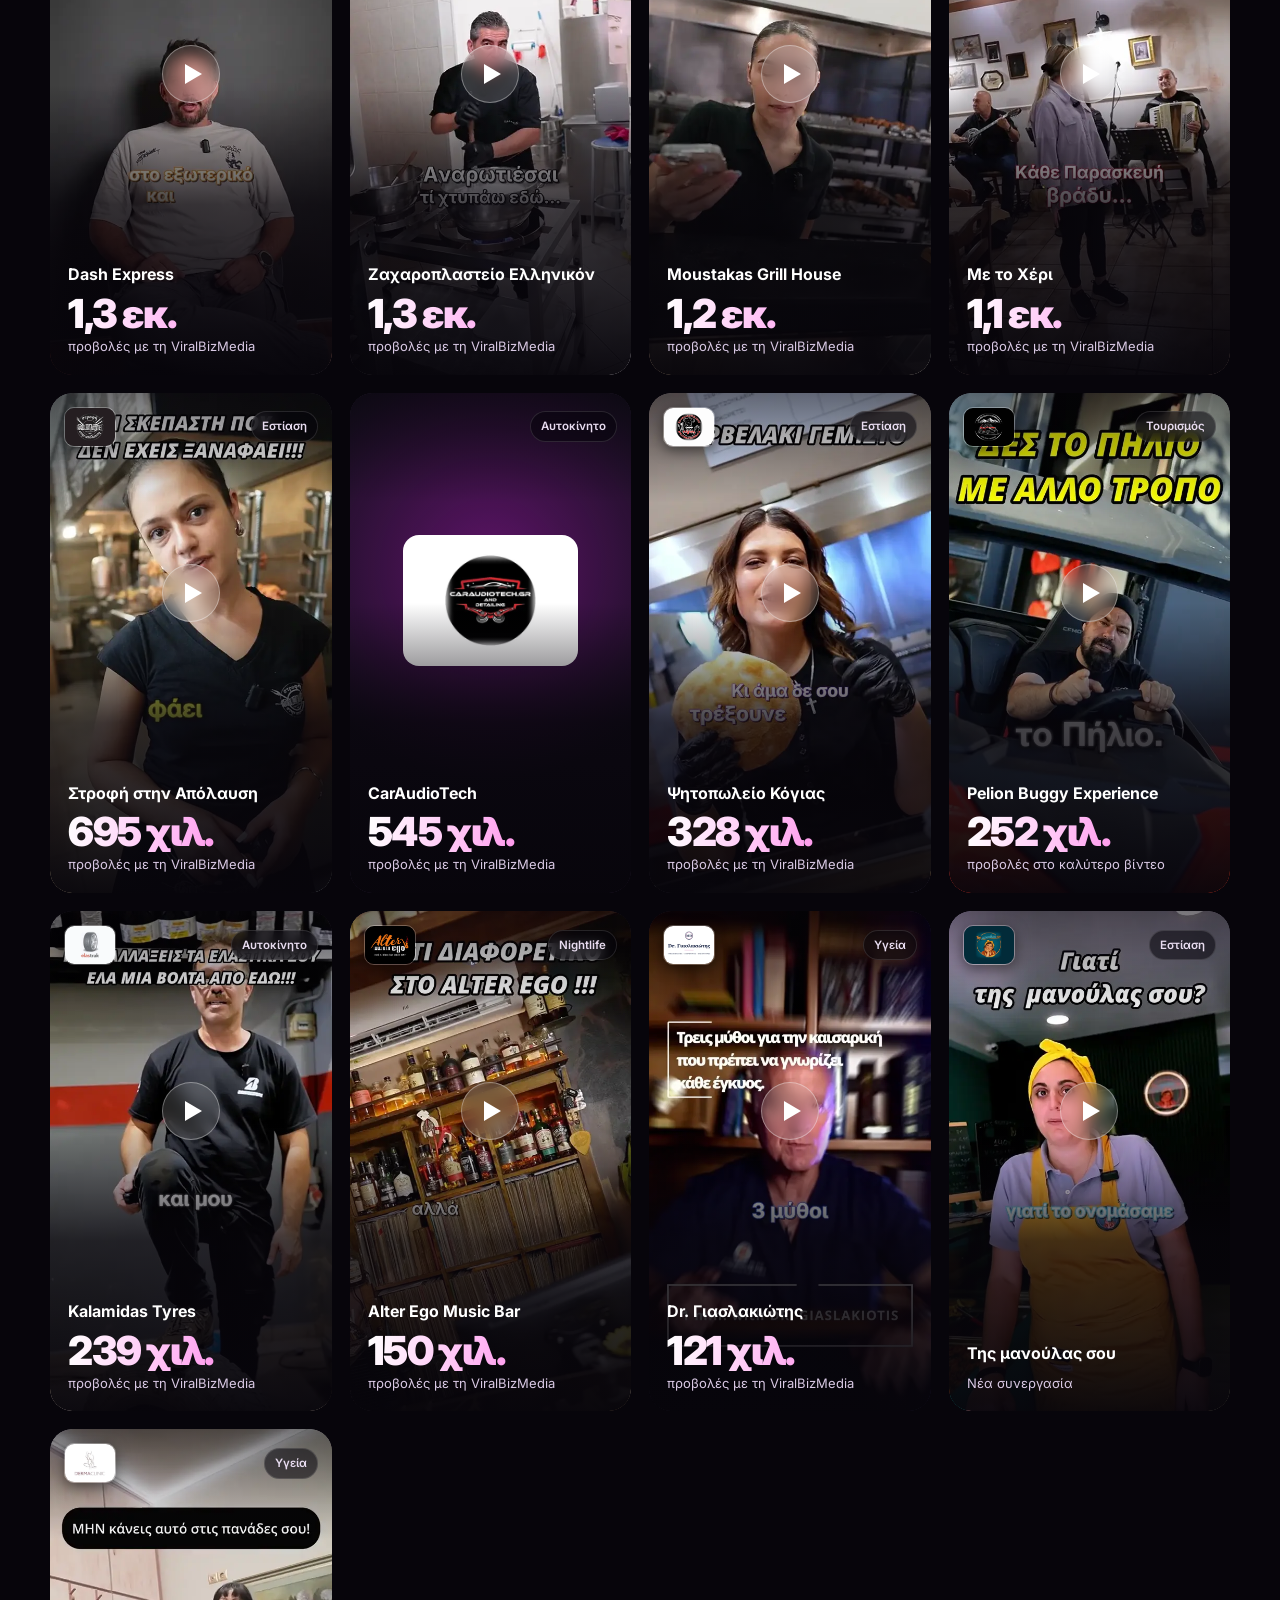
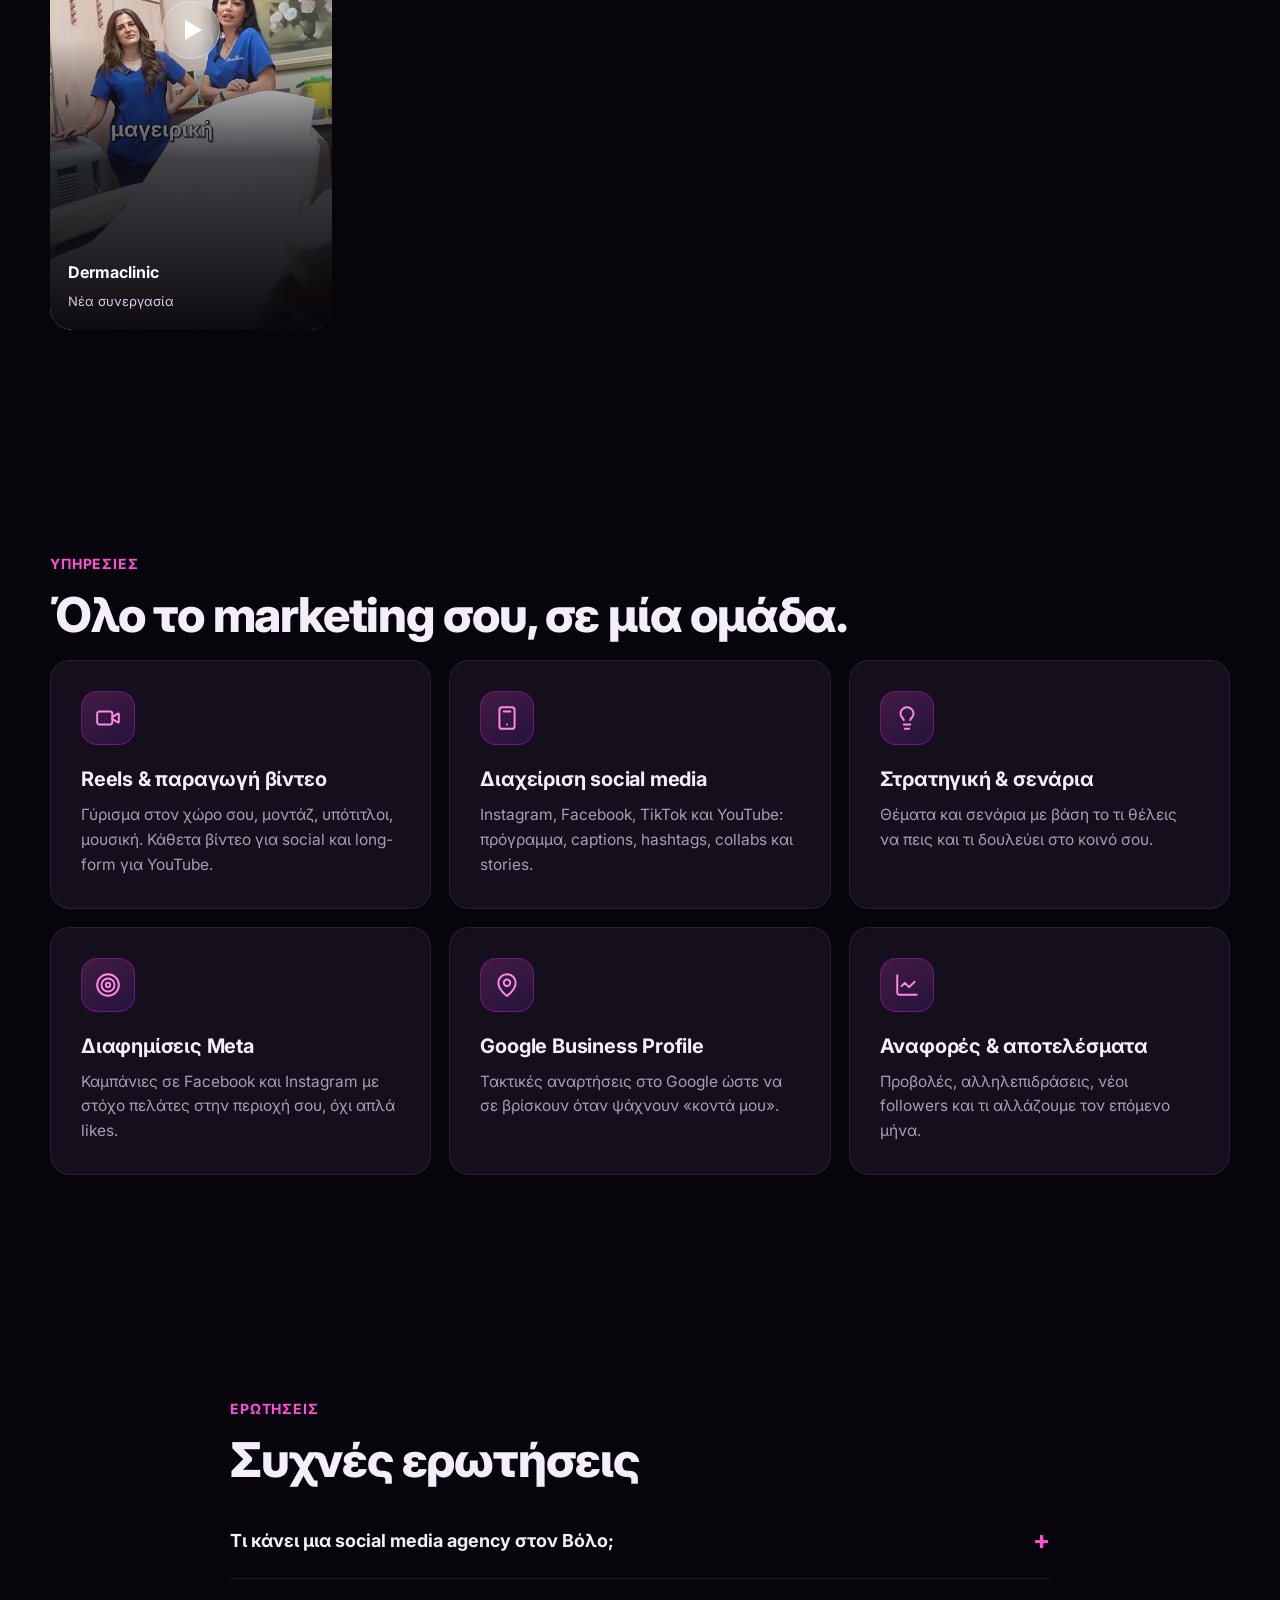
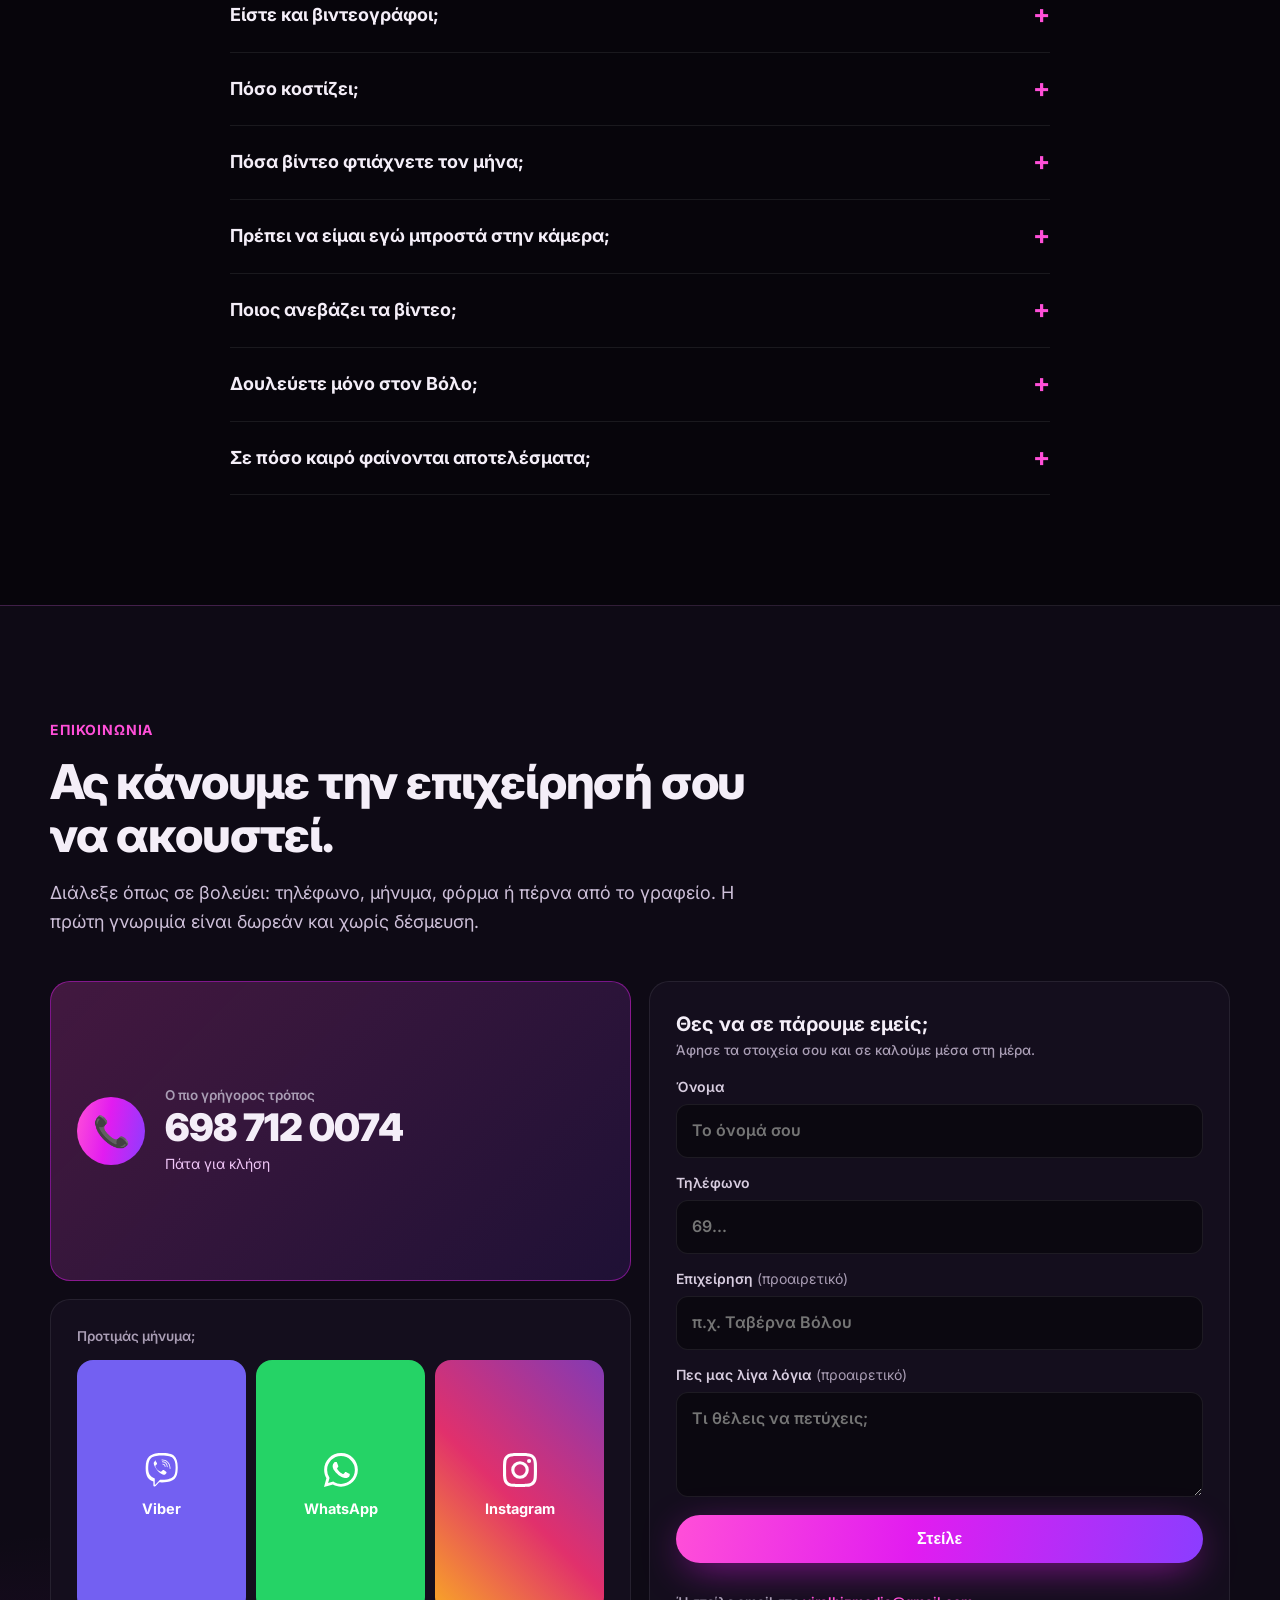
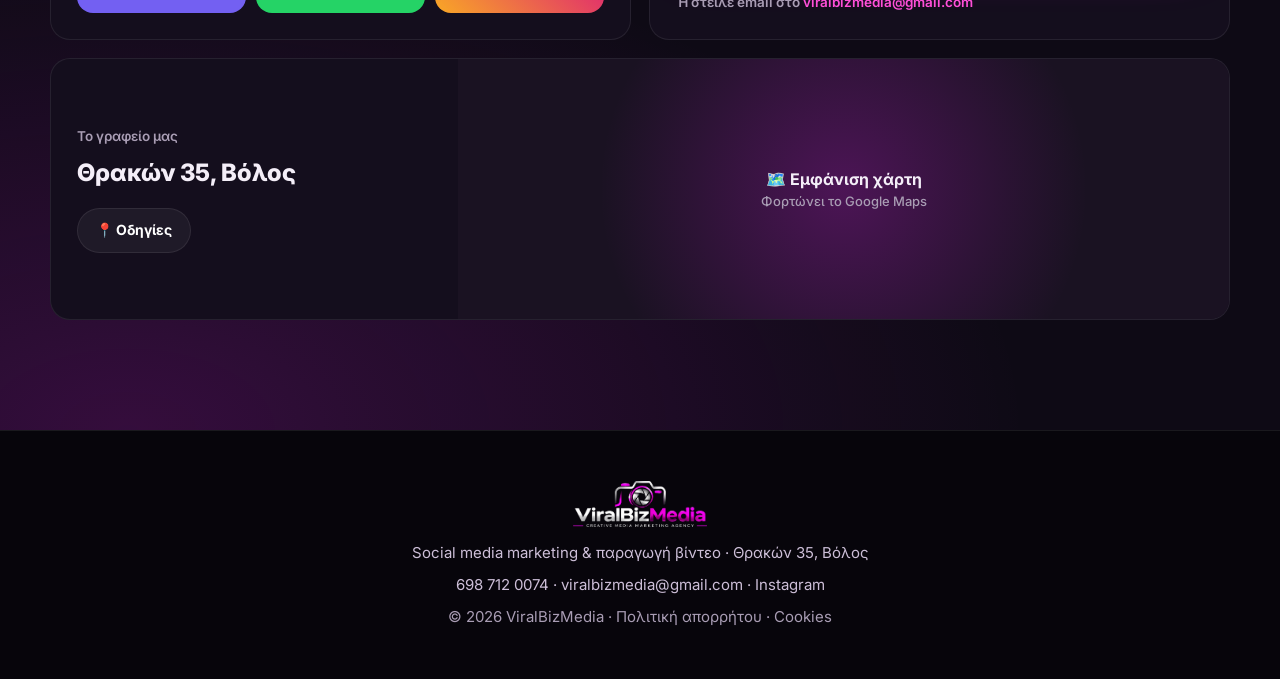
<file: local-street-bbq.html>
<!DOCTYPE html>
<html lang="el">
<head>
<meta charset="utf-8">
<title>Local Street BBQ | ViralBizMedia</title>
<link rel="canonical" href="https://www.viralbizmedia.com/">
<meta name="robots" content="noindex, follow">
<meta http-equiv="refresh" content="0; url=/#brands">
<script>location.replace('/#brands');</script>
</head>
<body>
<p>Η σελίδα μεταφέρθηκε. <a href="/#brands">Συνέχεια στο ViralBizMedia</a></p>
</body>
</html>
</file>
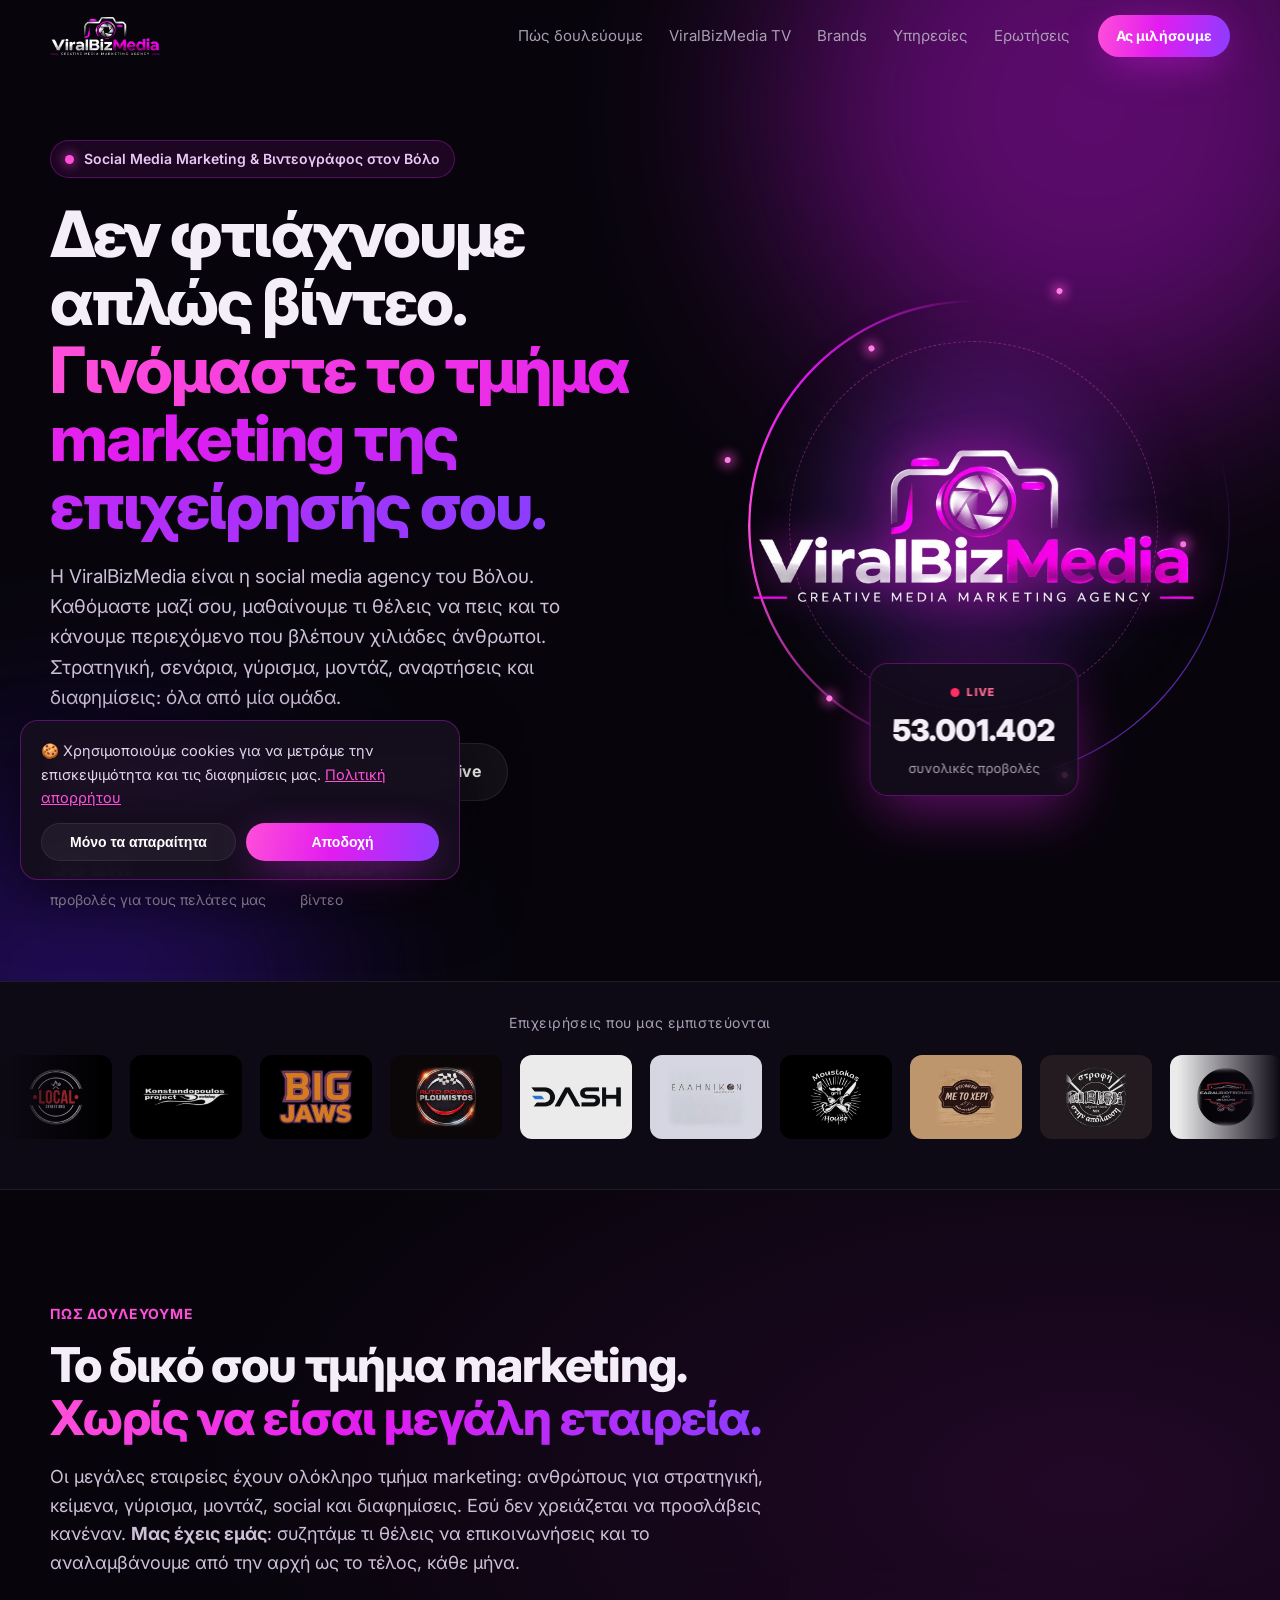
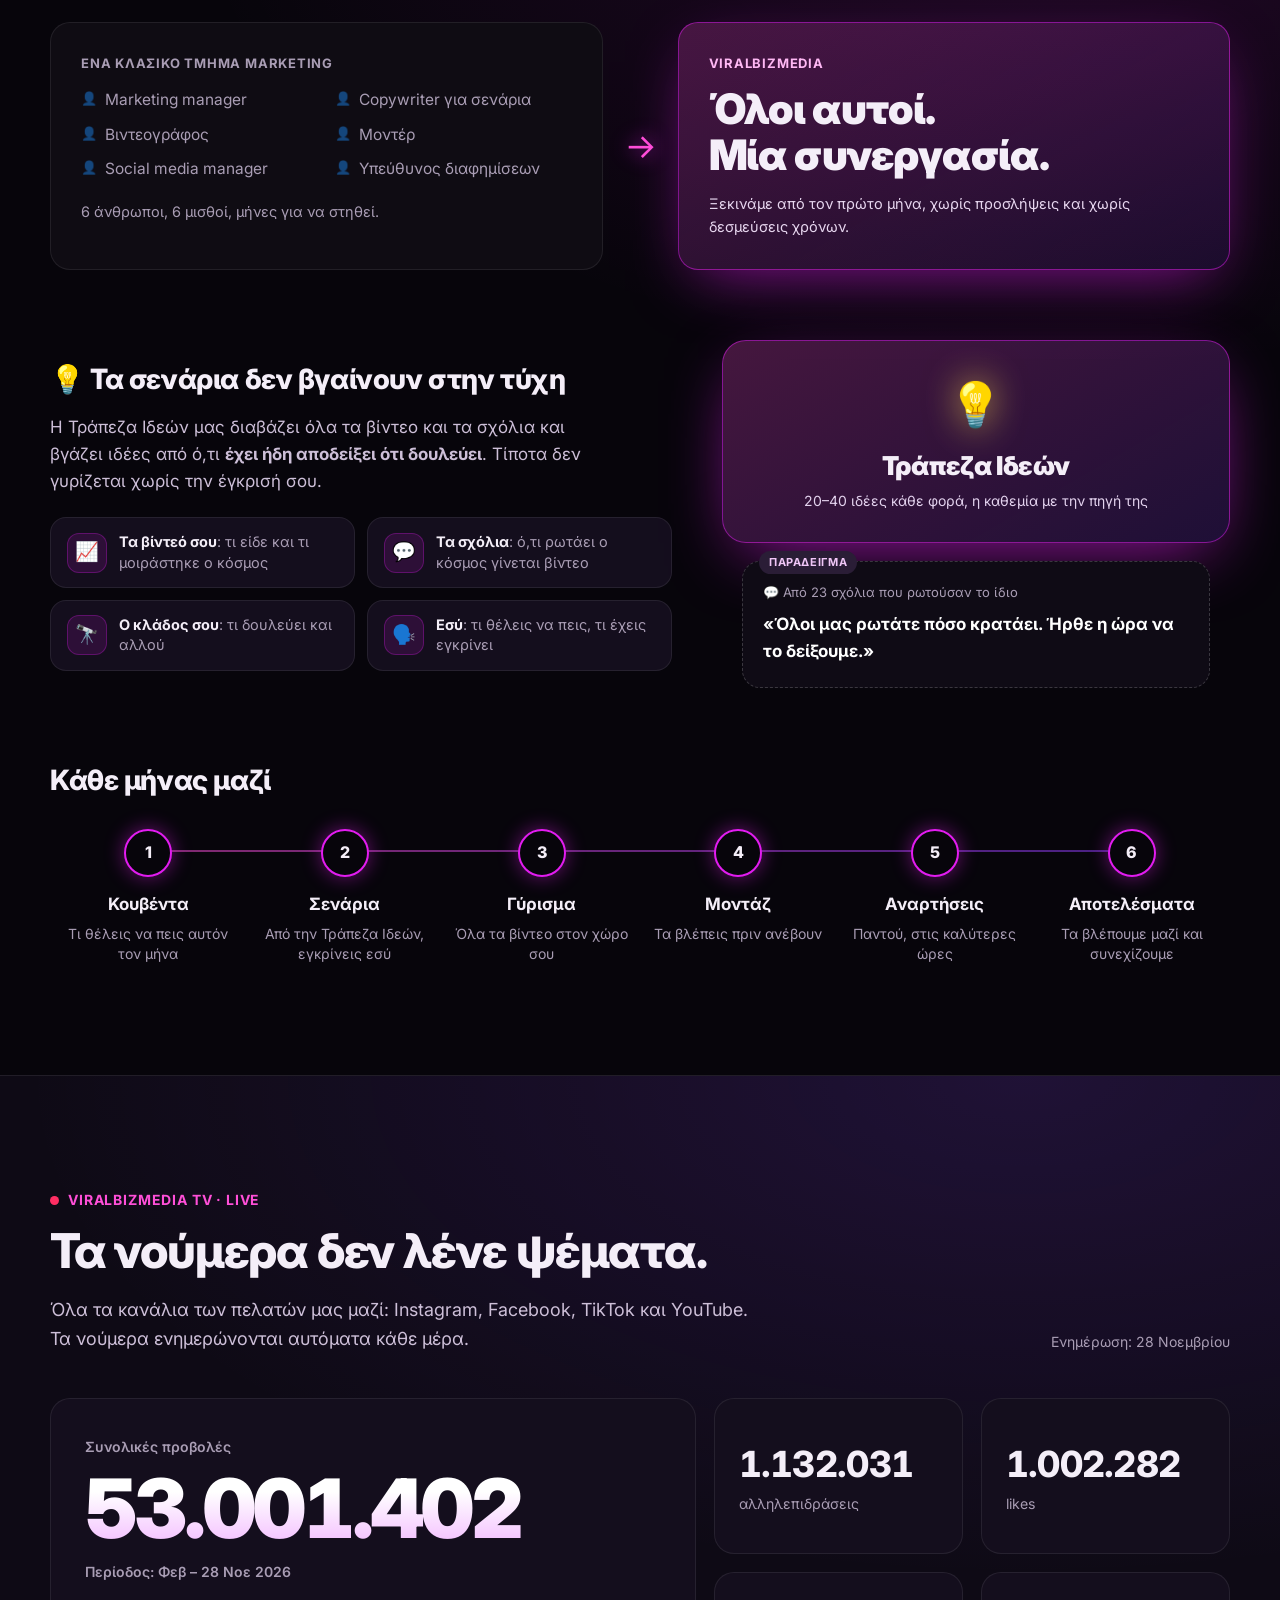
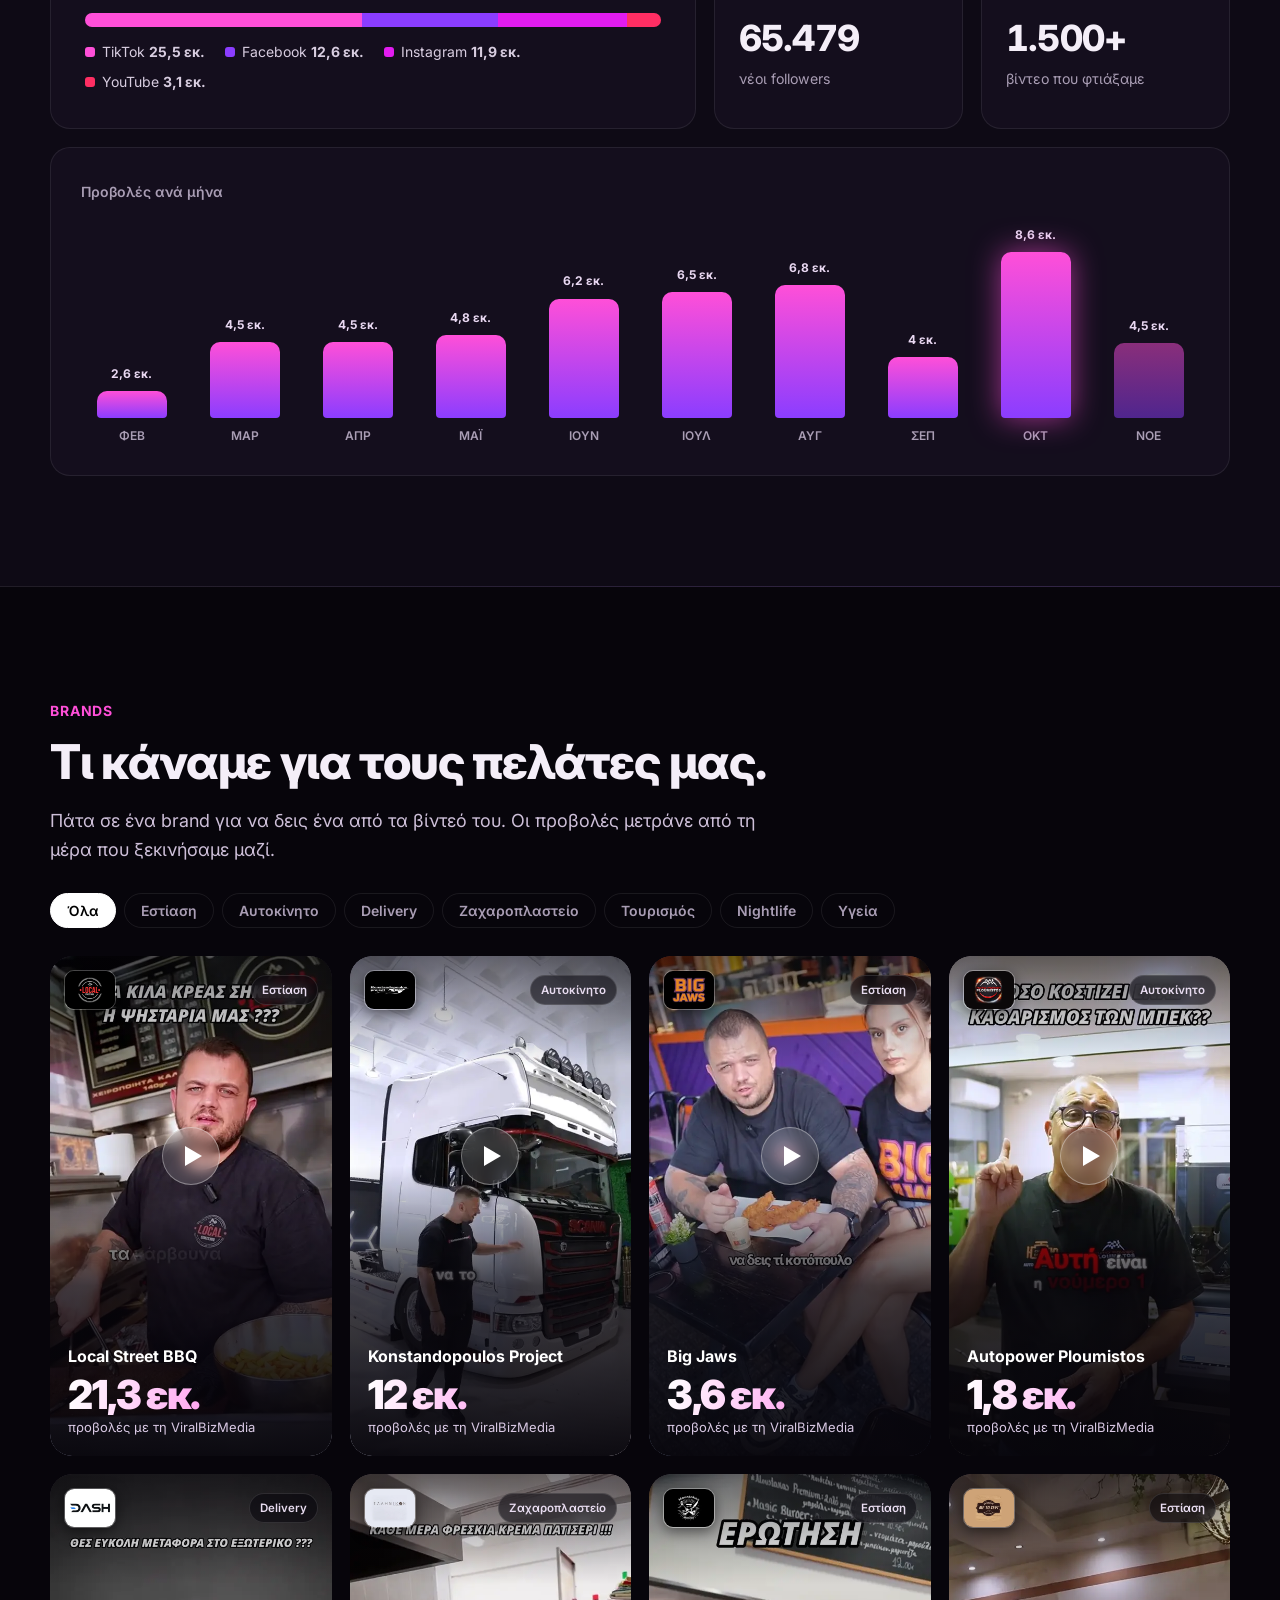
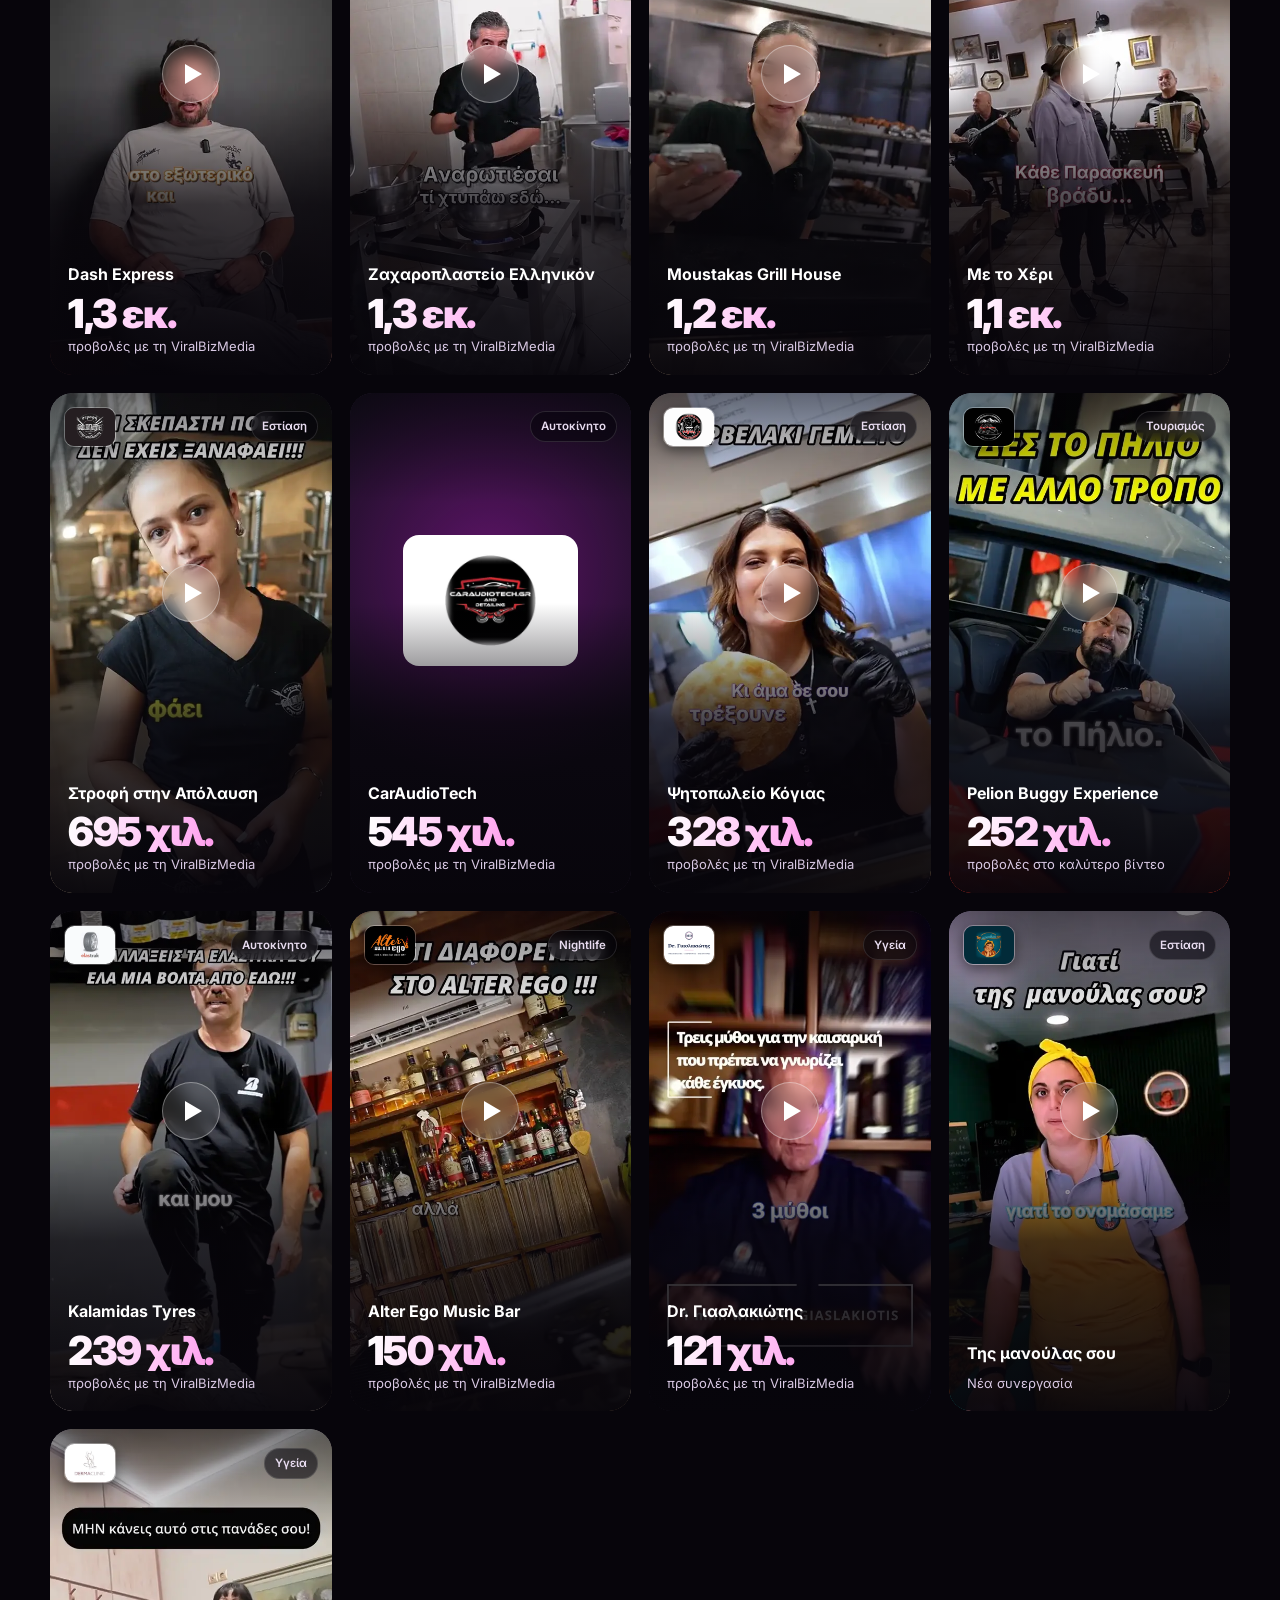
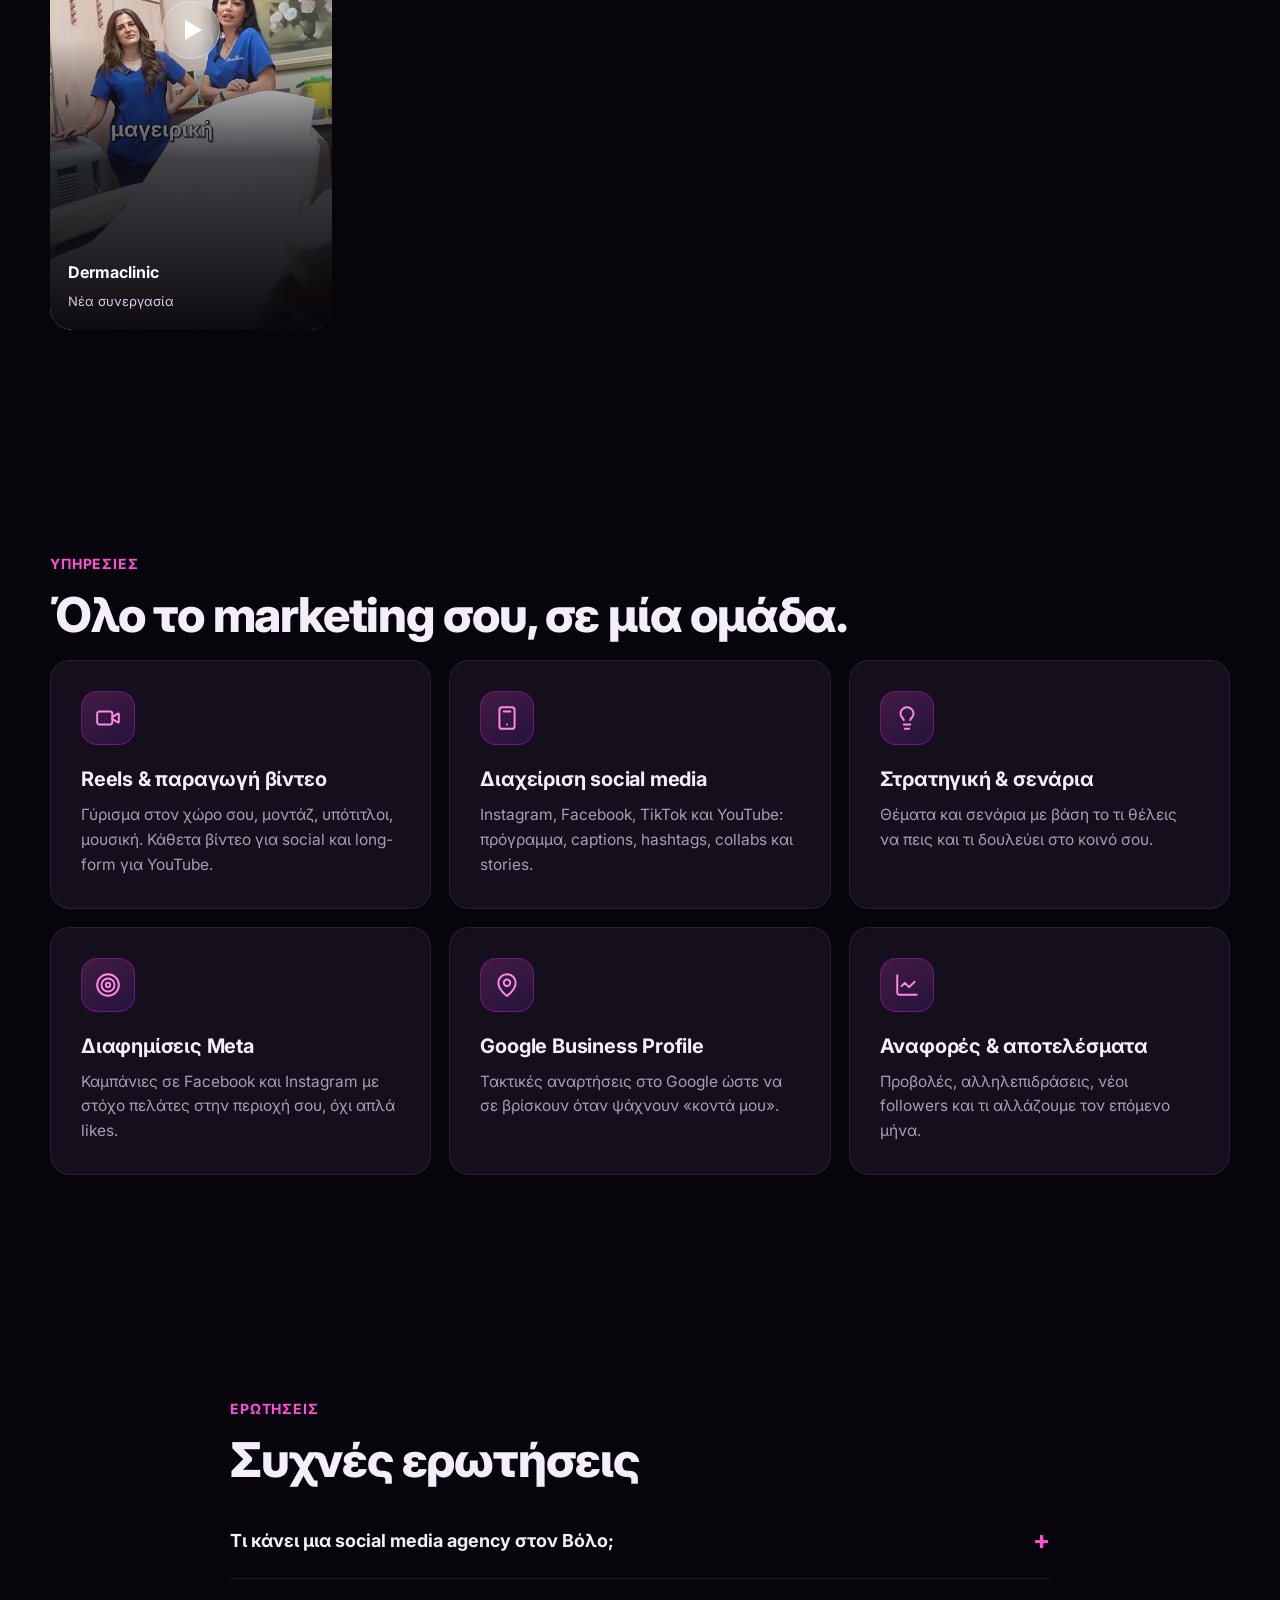
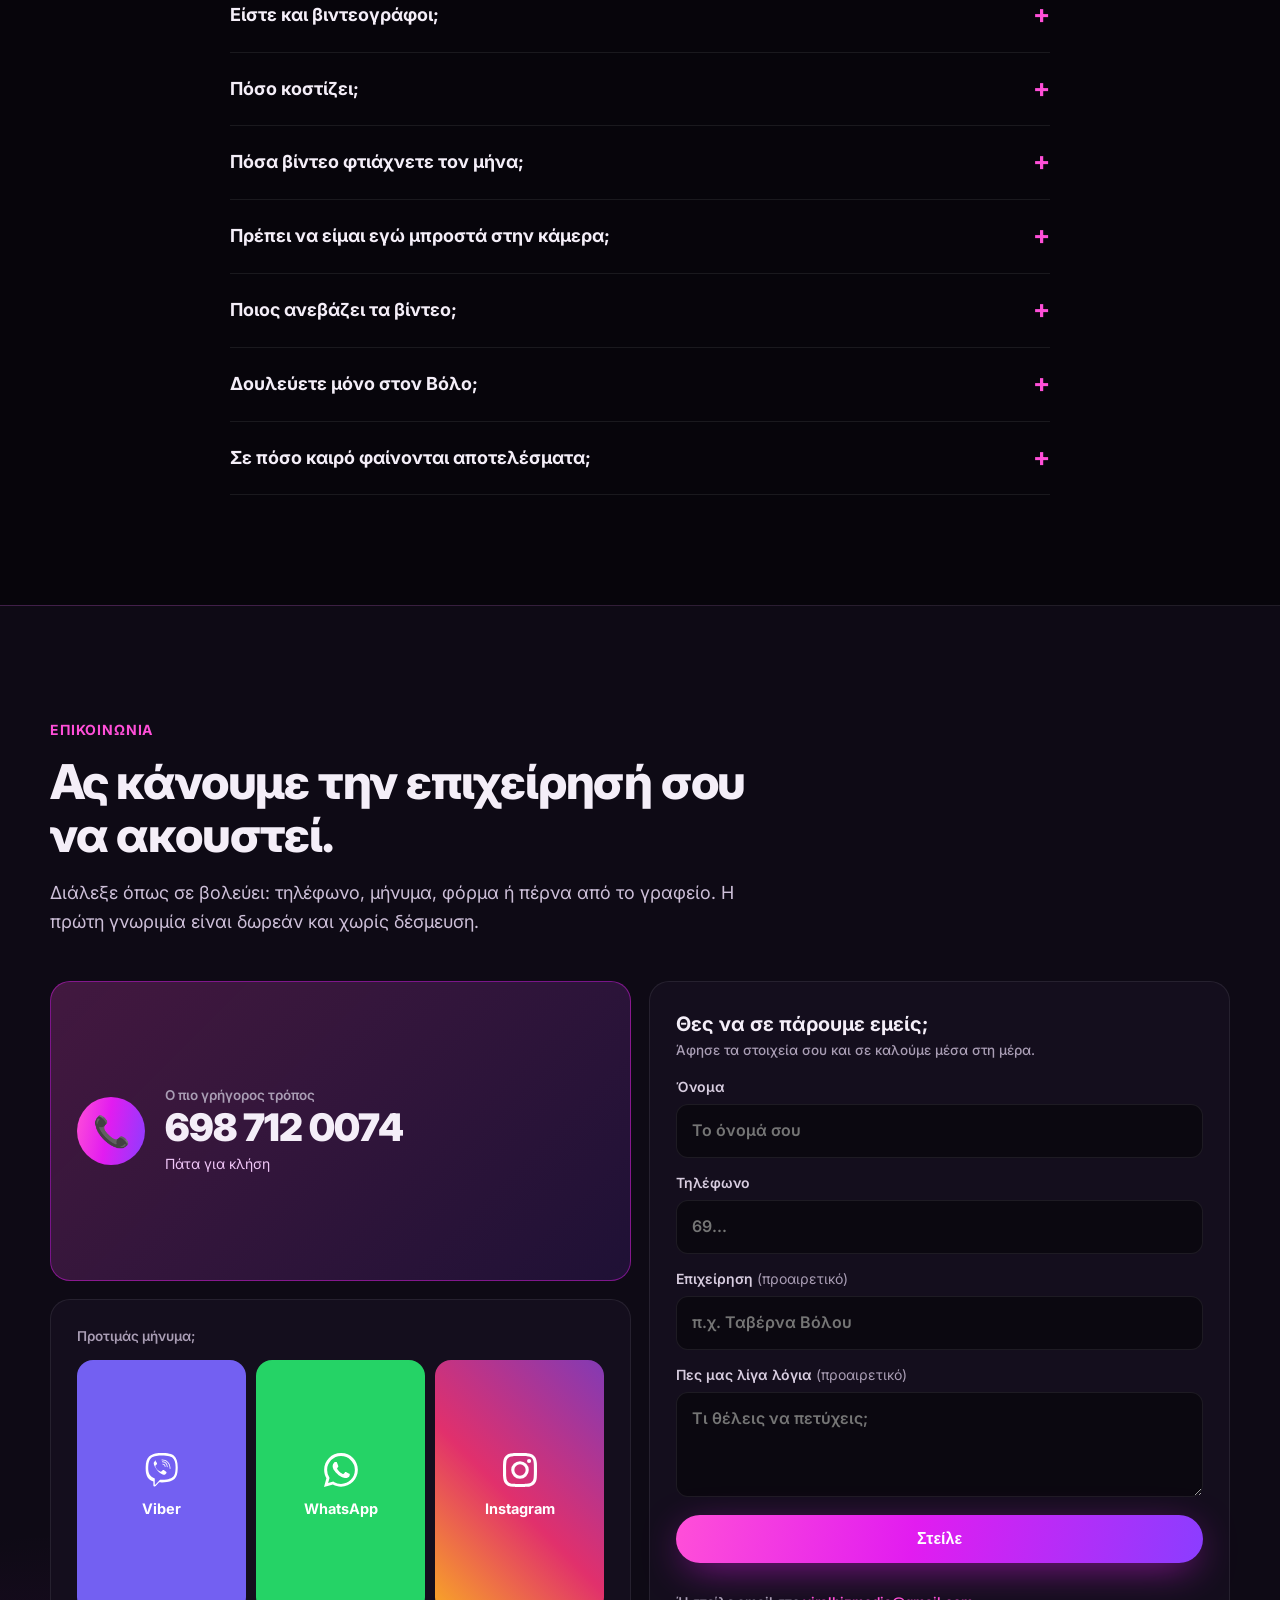
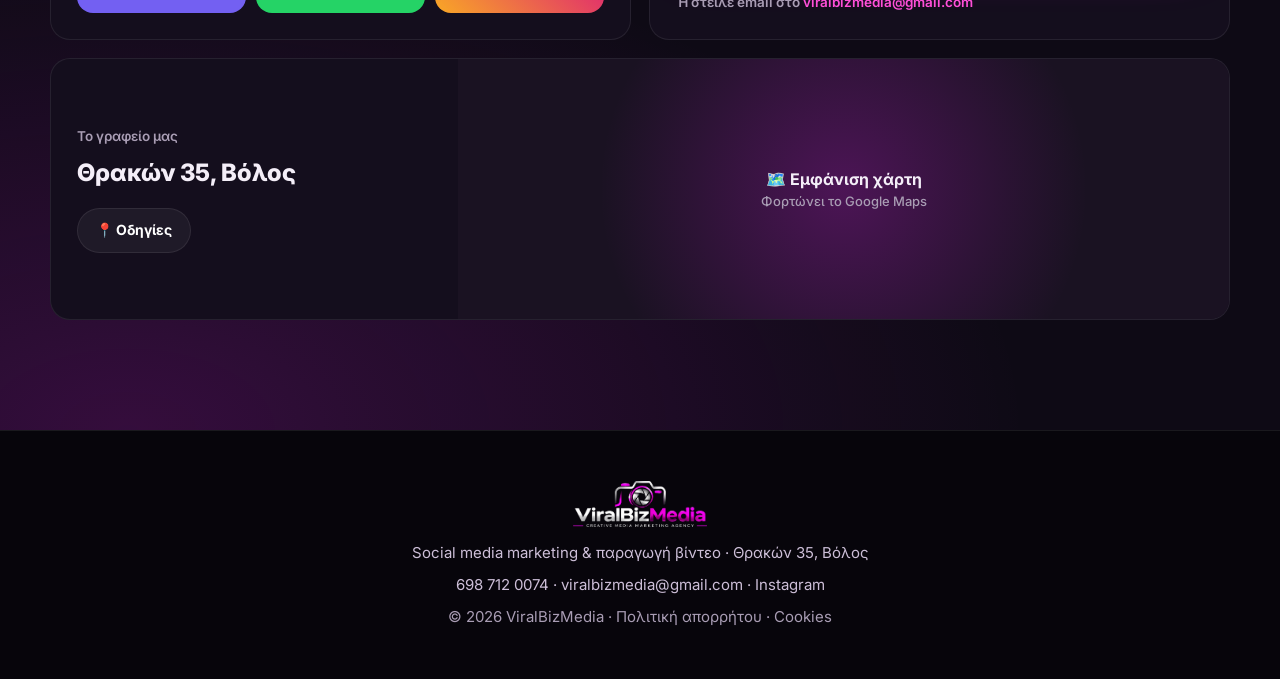
<file: magazine.html>
<!DOCTYPE html>
<html lang="el">
<head>
<meta charset="utf-8">
<title>ViralBiz Magazine | ViralBizMedia</title>
<link rel="canonical" href="https://www.viralbizmedia.com/">
<meta name="robots" content="noindex, follow">
<meta http-equiv="refresh" content="0; url=/#brands">
<script>location.replace('/#brands');</script>
</head>
<body>
<p>Η σελίδα μεταφέρθηκε. <a href="/#brands">Συνέχεια στο ViralBizMedia</a></p>
</body>
</html>
</file>
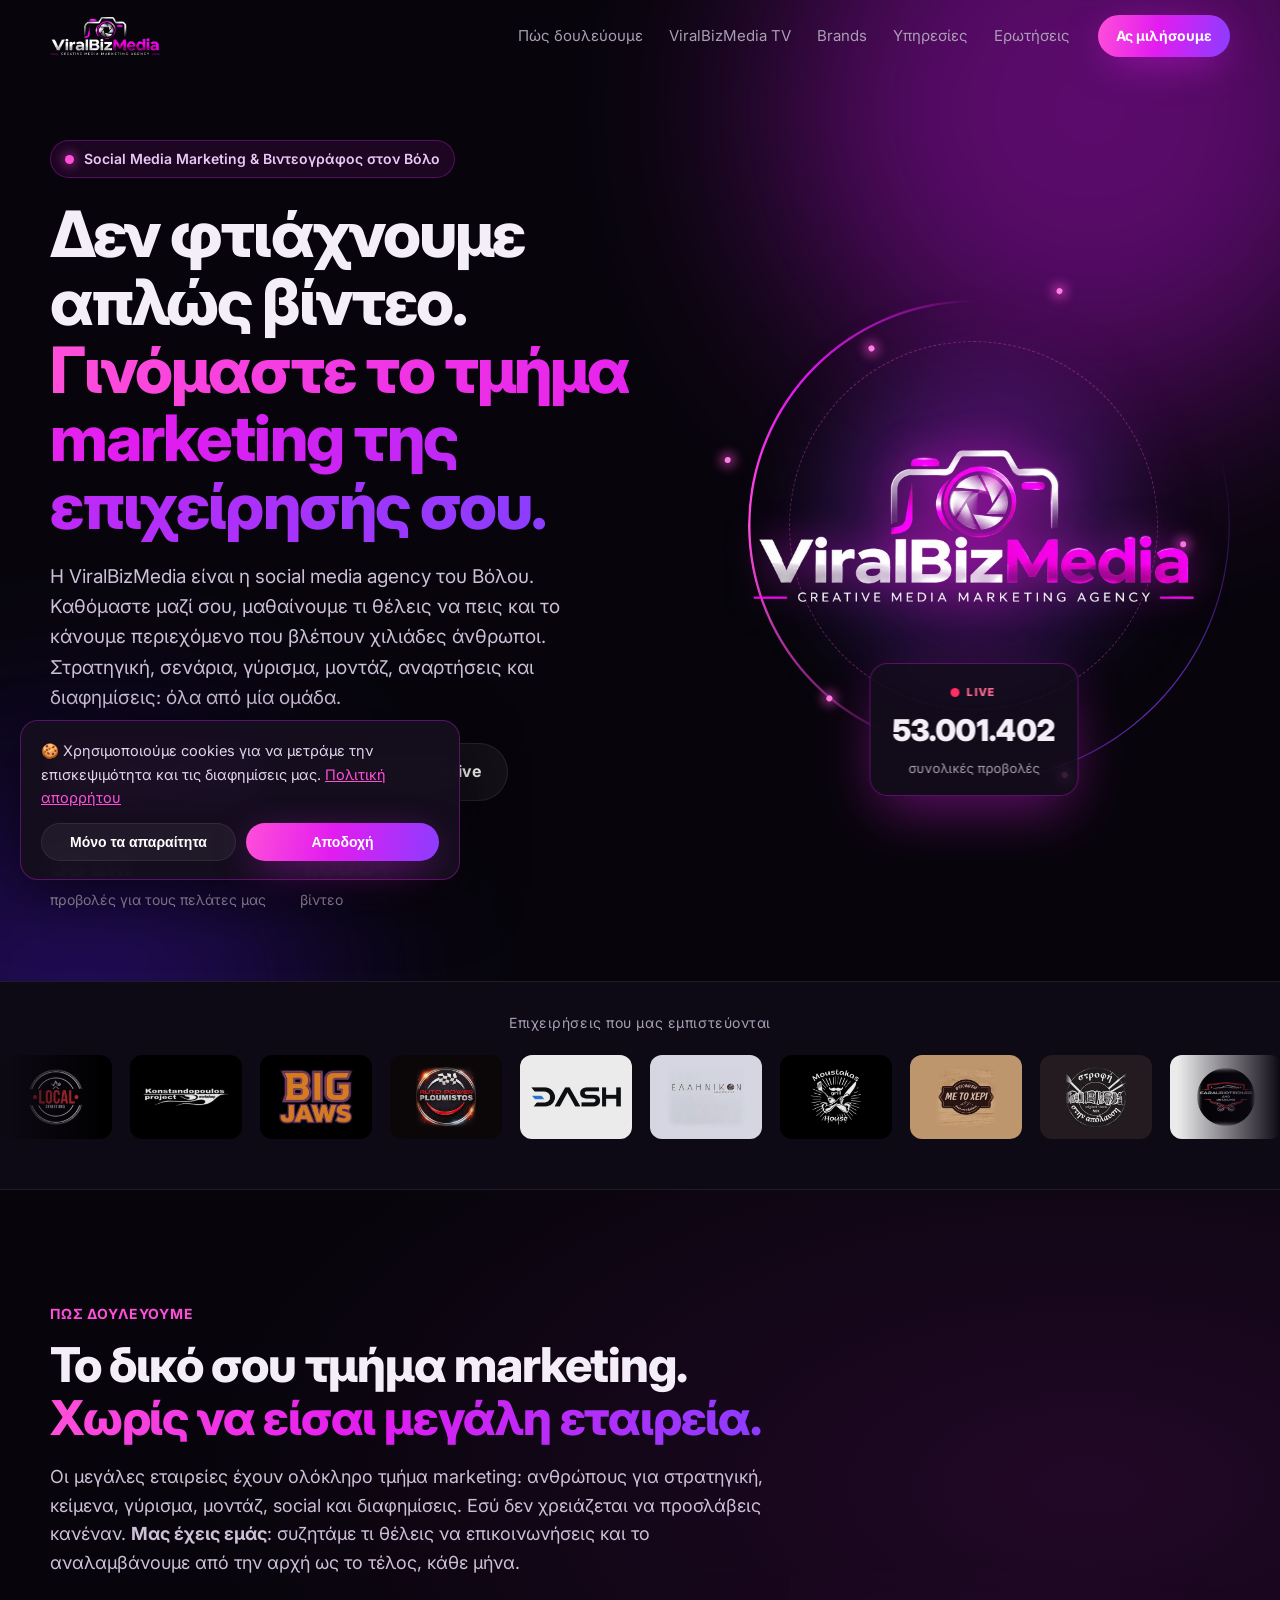
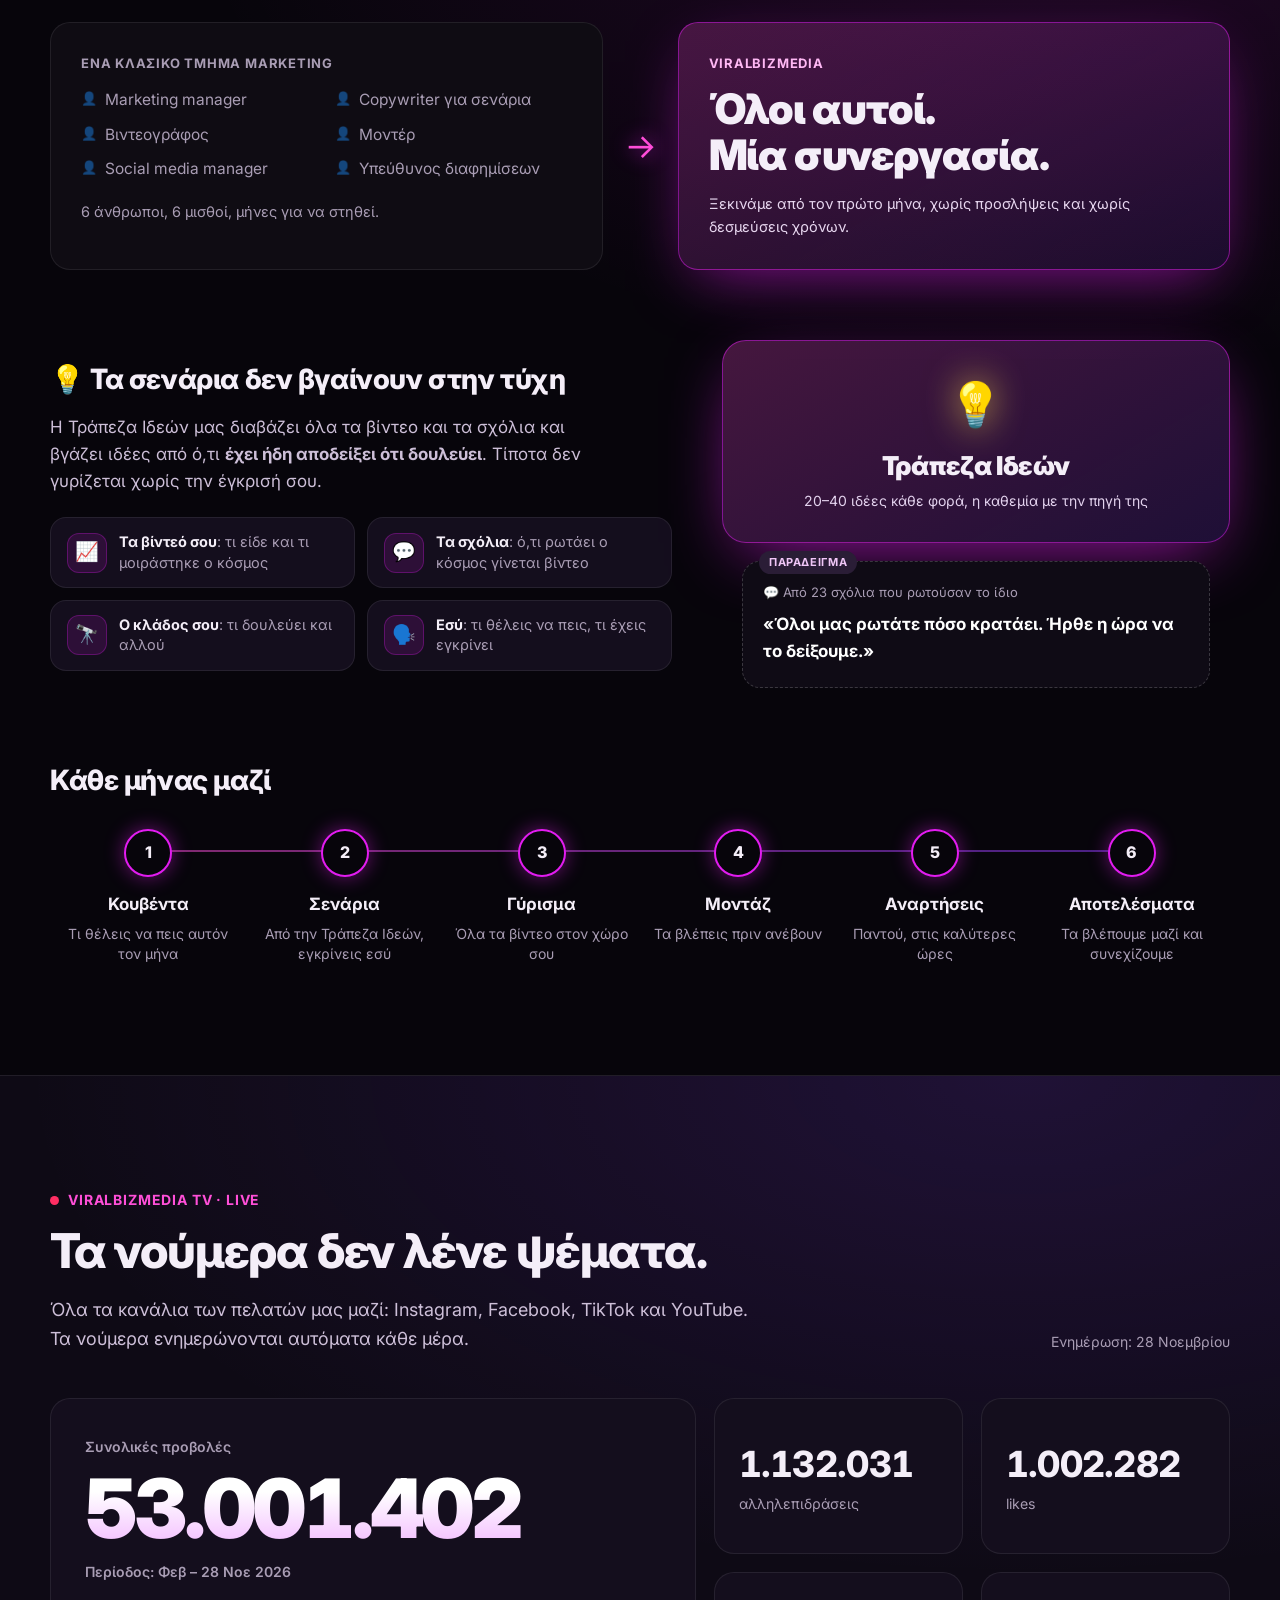
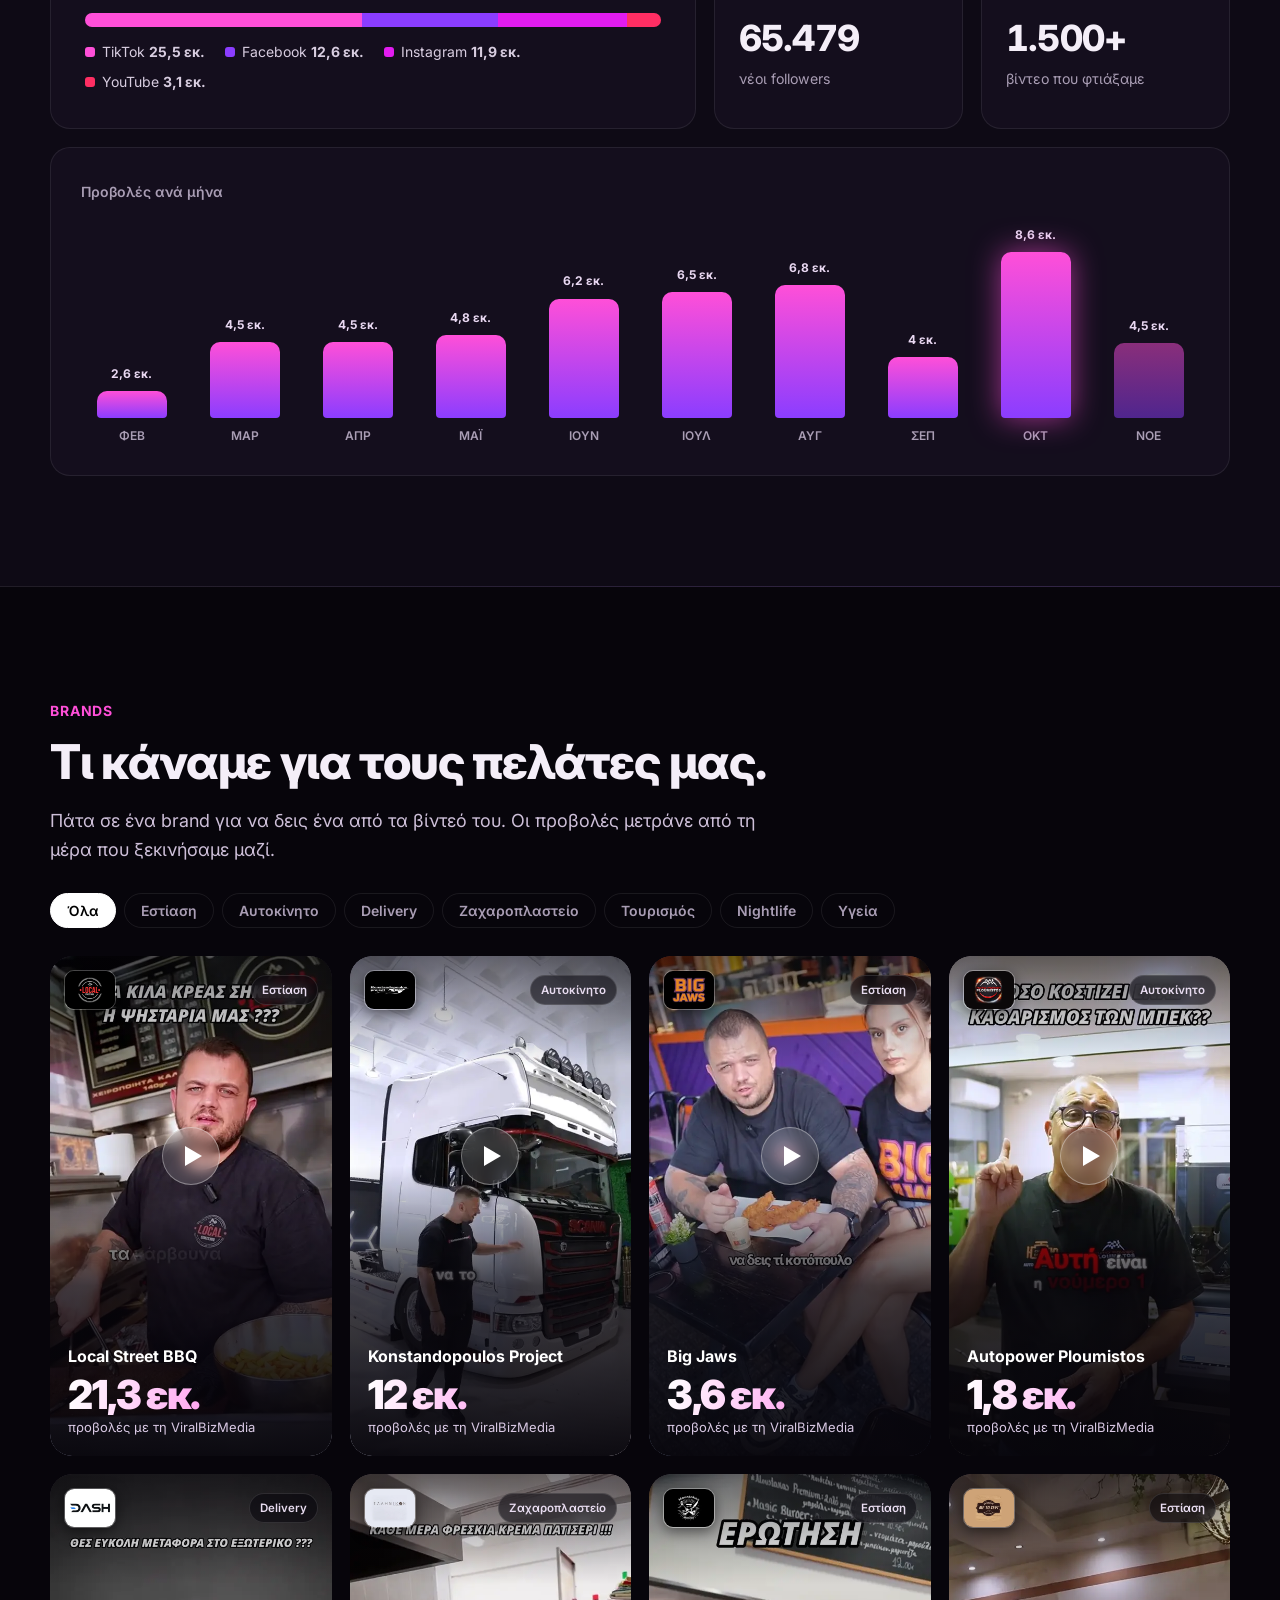
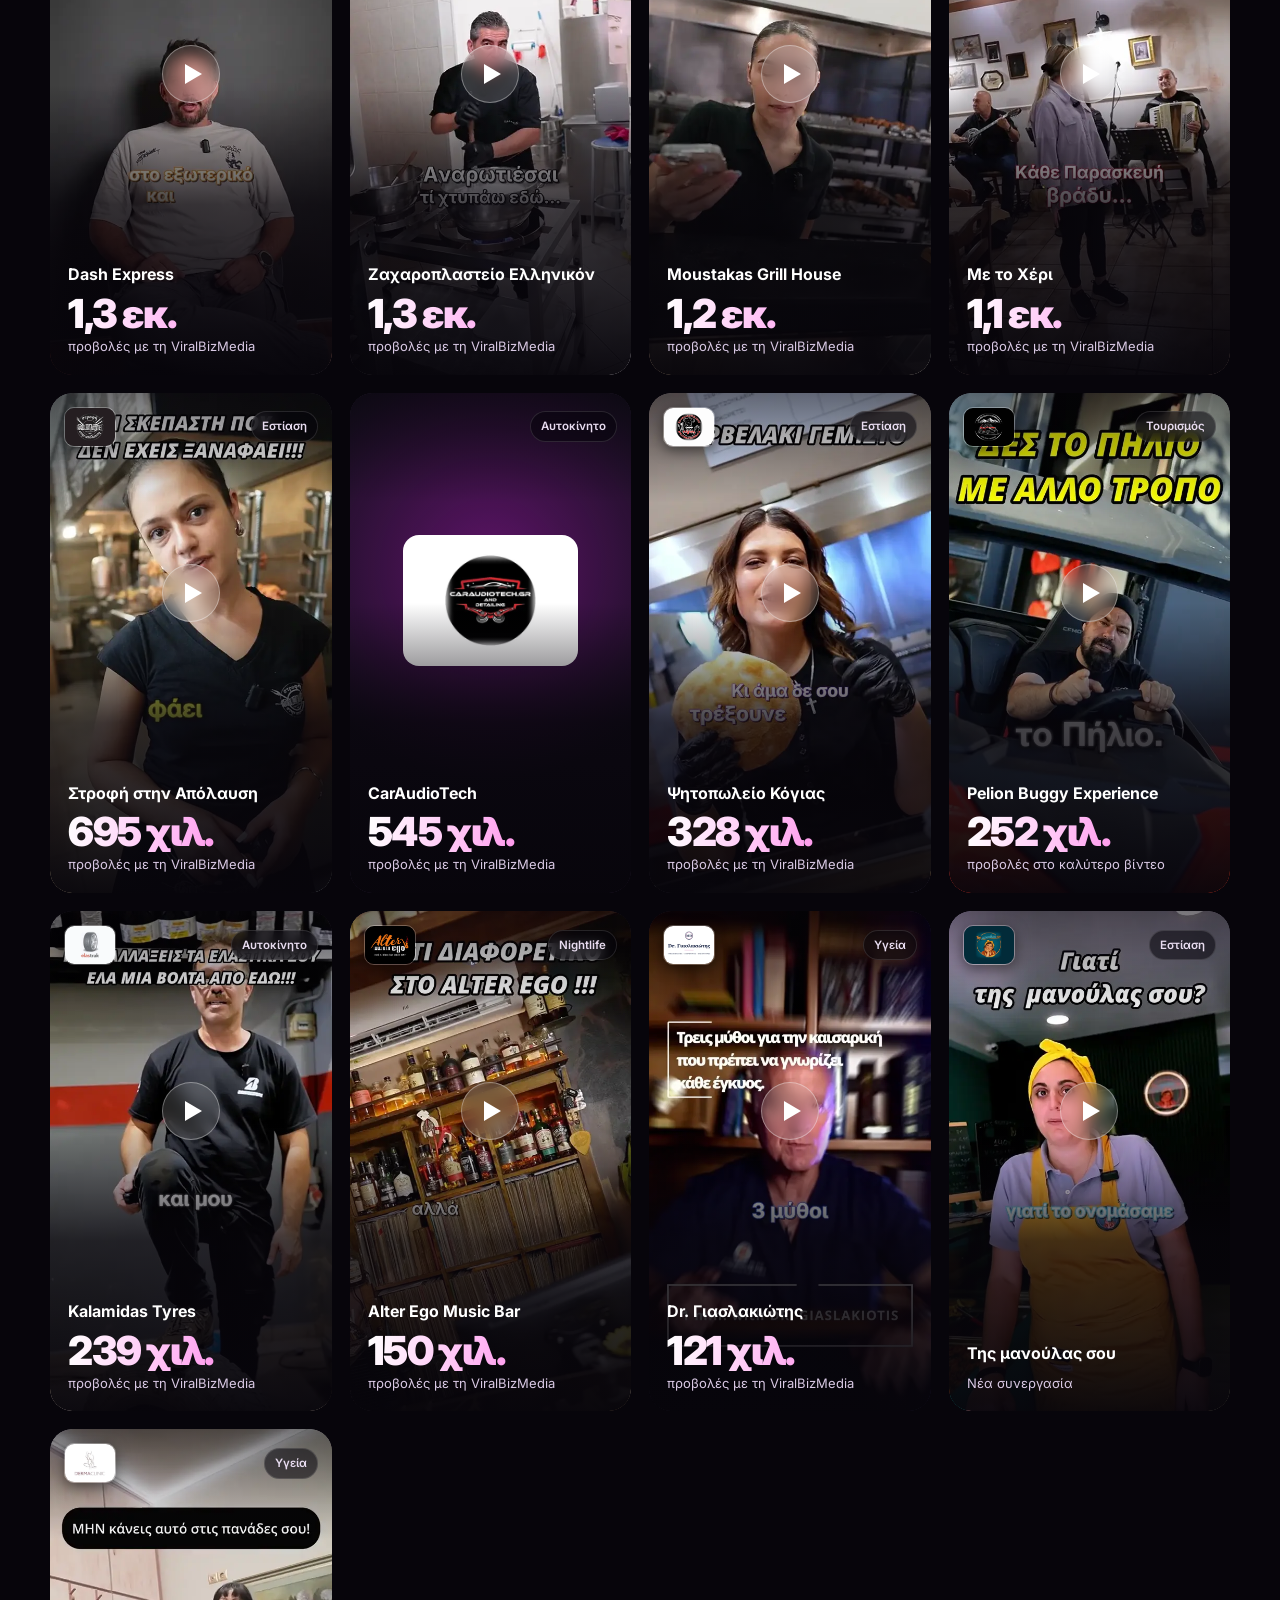
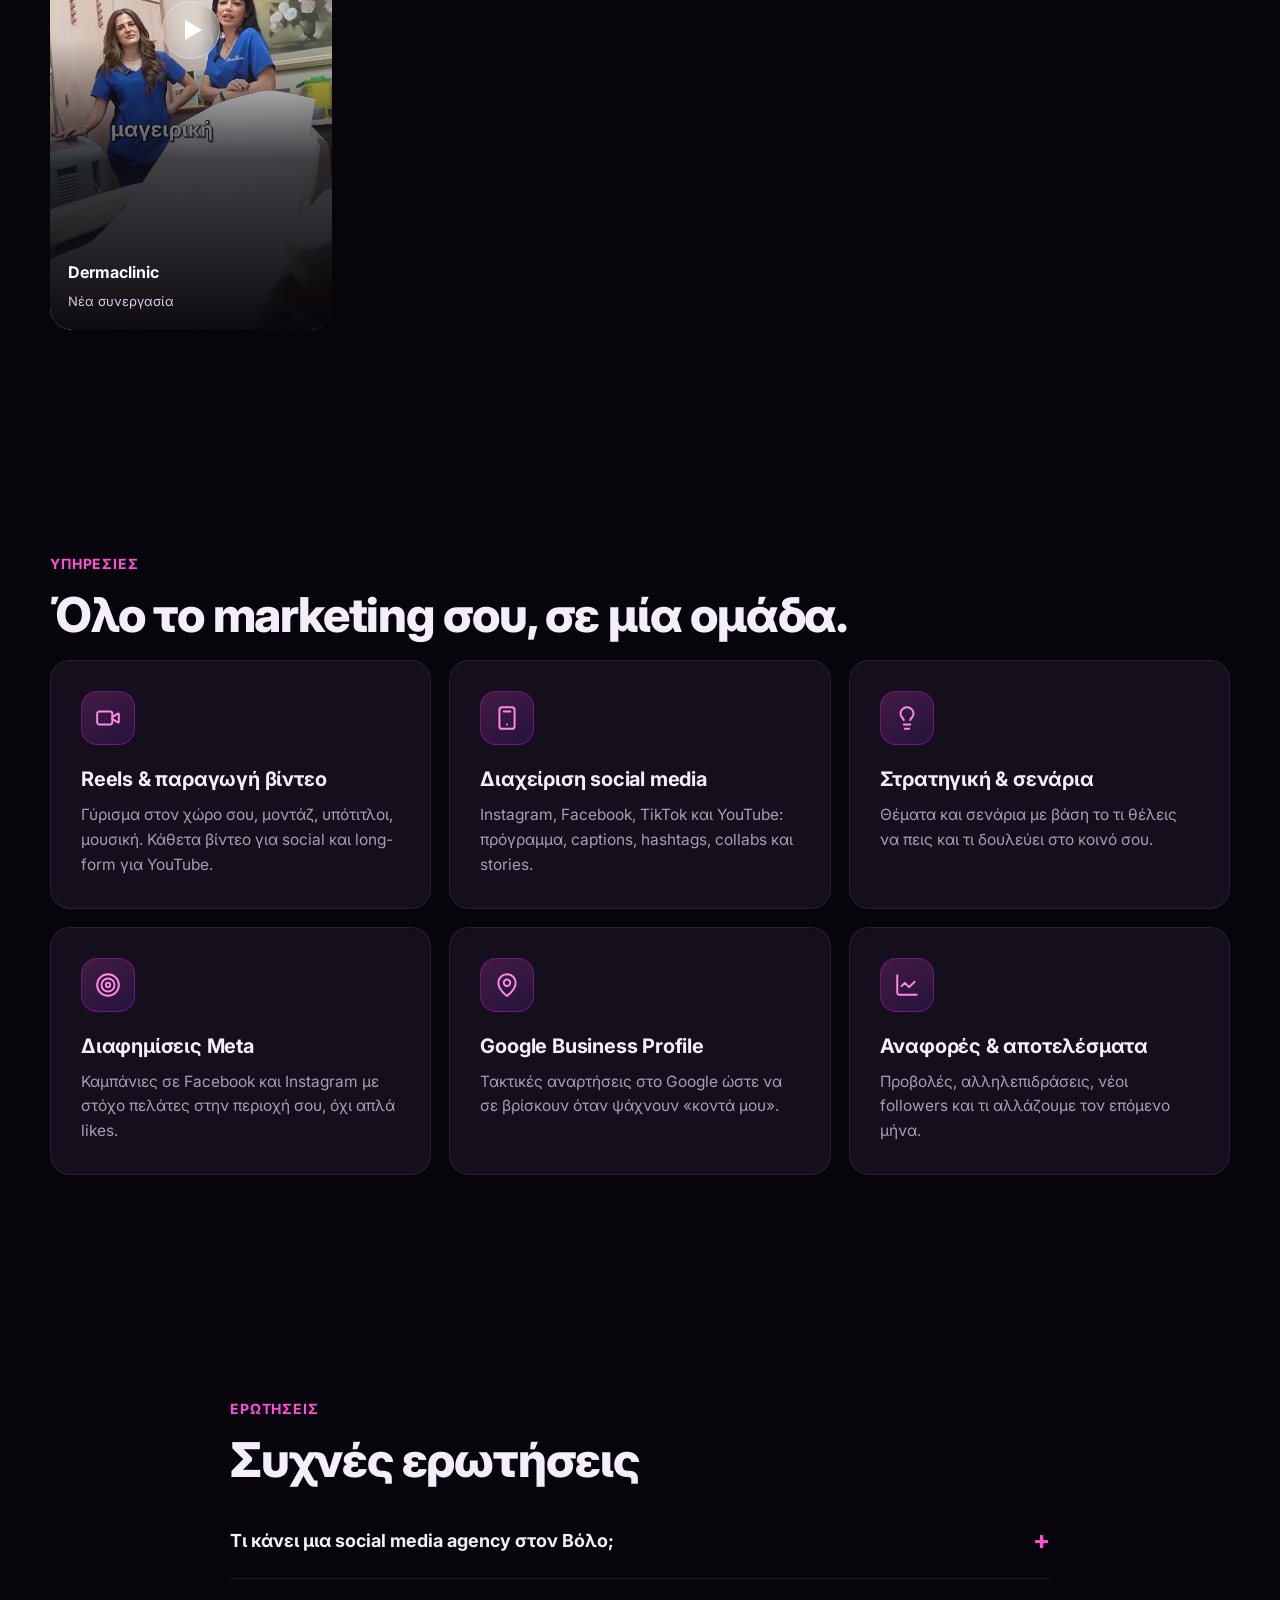
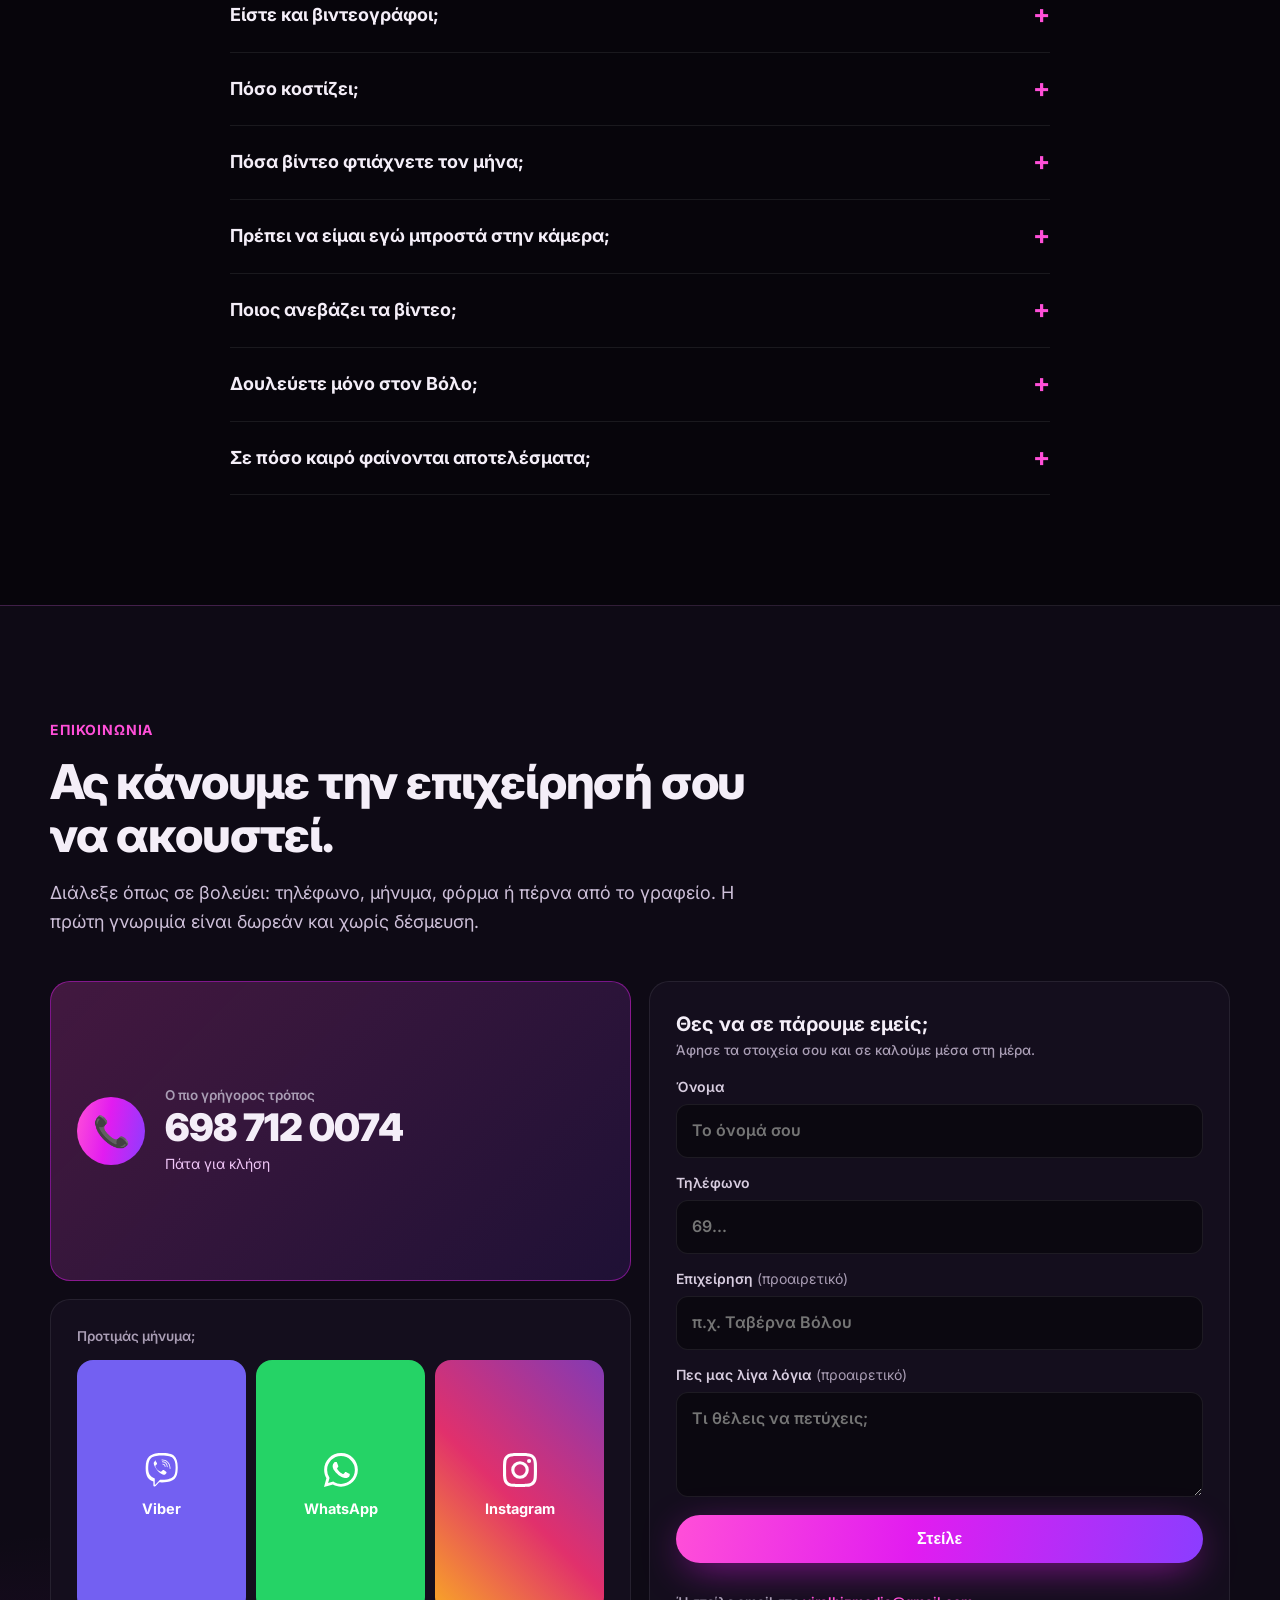
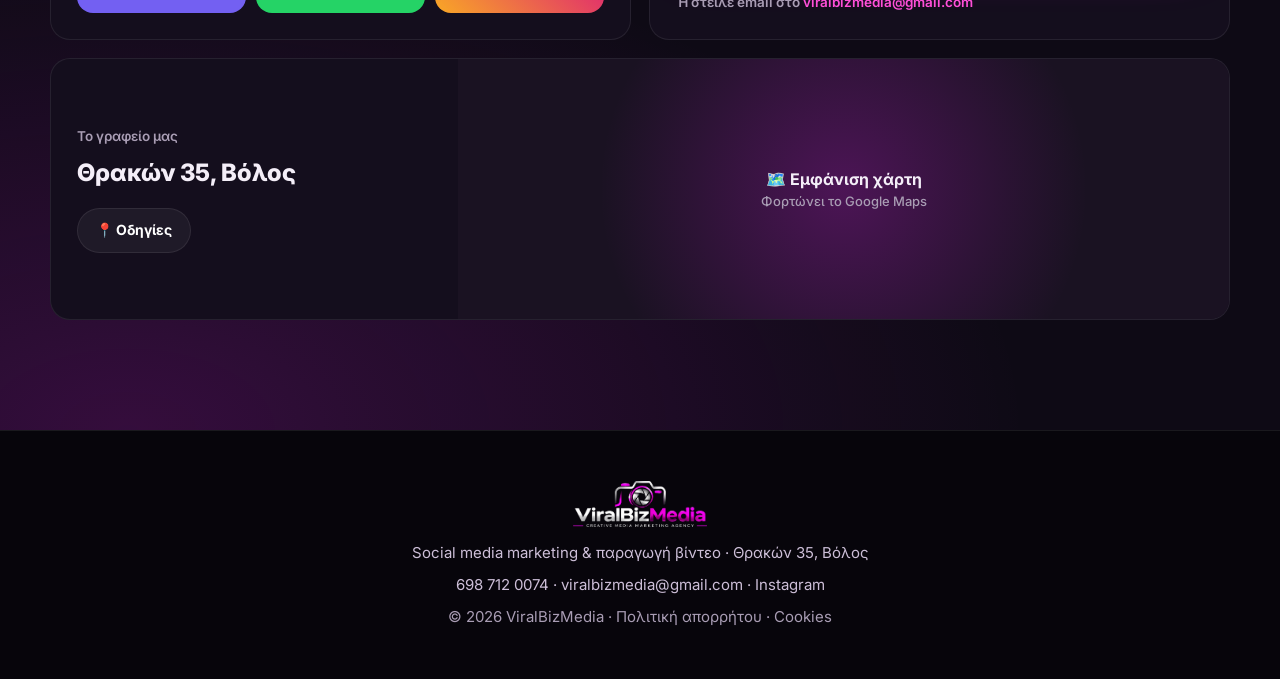
<file: patseas.html>
<!DOCTYPE html>
<html lang="el">
<head>
<meta charset="utf-8">
<title>Patseas Performance | ViralBizMedia</title>
<link rel="canonical" href="https://www.viralbizmedia.com/">
<meta name="robots" content="noindex, follow">
<meta http-equiv="refresh" content="0; url=/#brands">
<script>location.replace('/#brands');</script>
</head>
<body>
<p>Η σελίδα μεταφέρθηκε. <a href="/#brands">Συνέχεια στο ViralBizMedia</a></p>
</body>
</html>
</file>
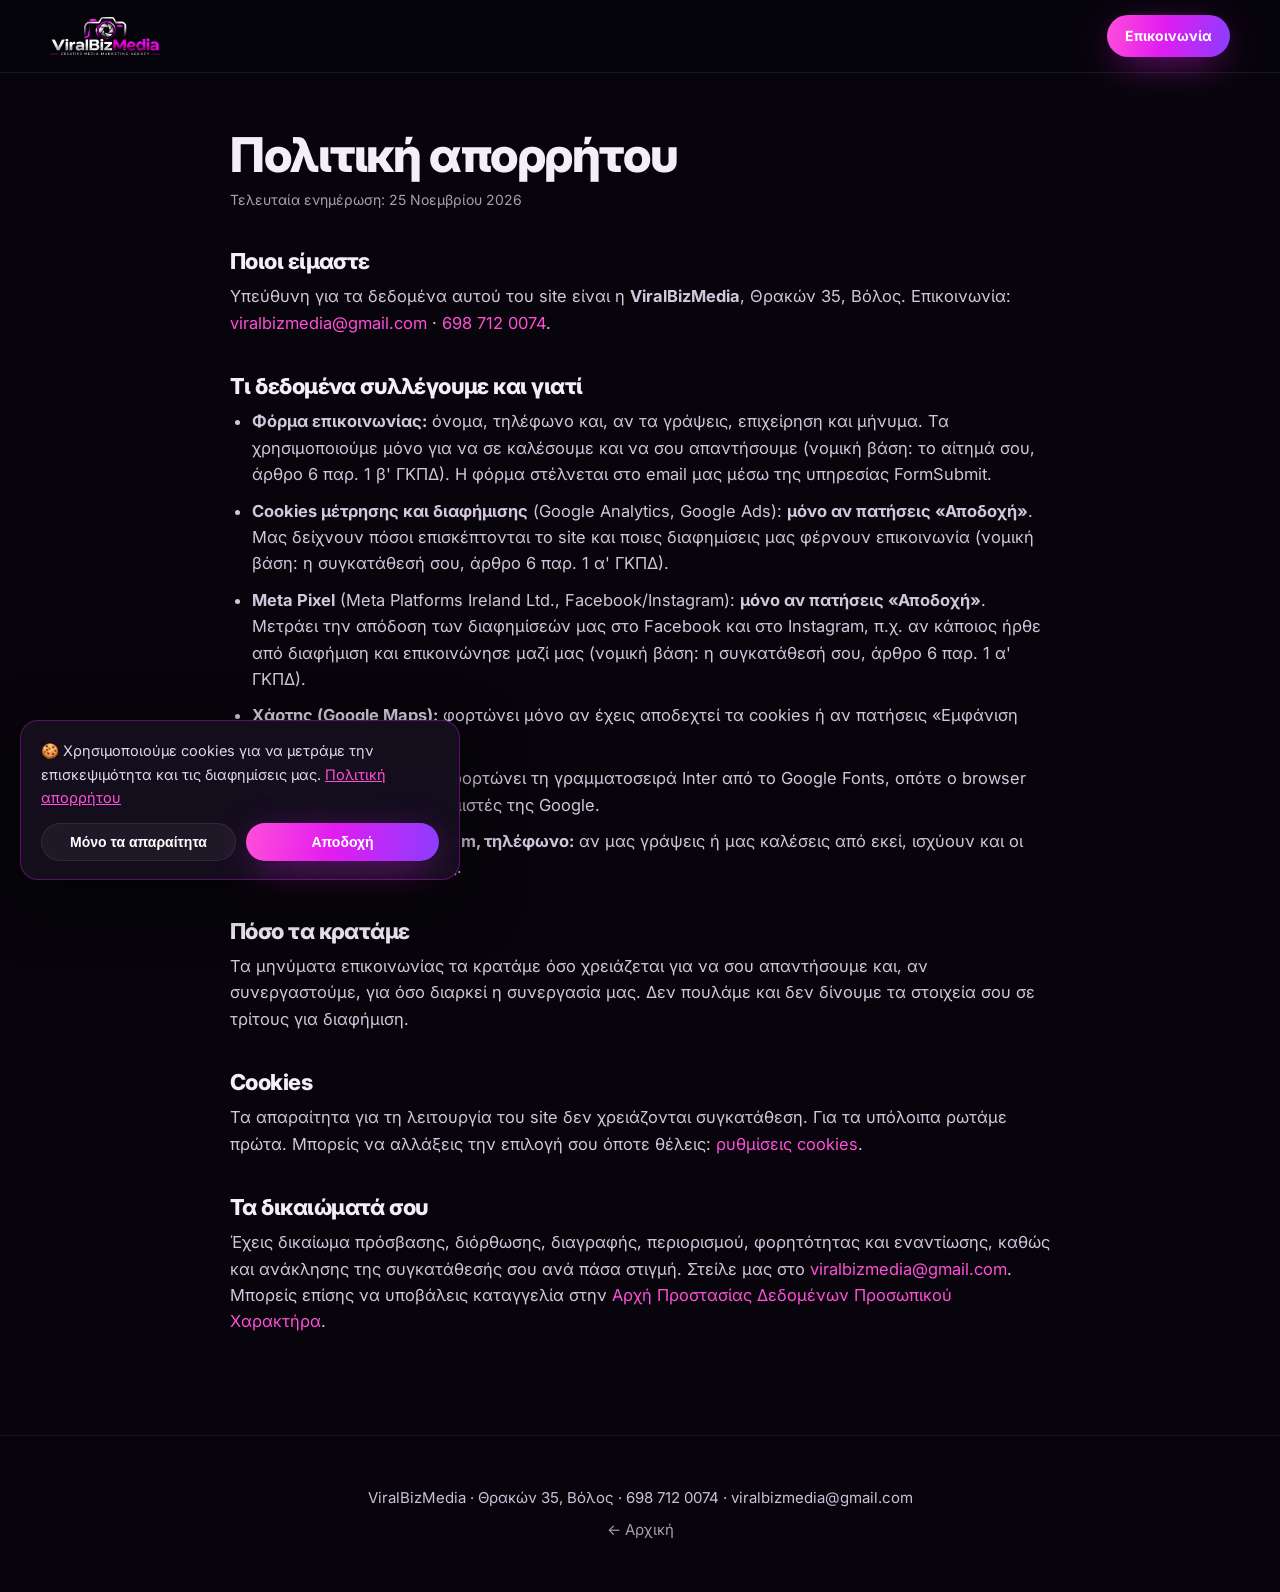
<file: privacy.html>
<!DOCTYPE html>
<html lang="el">
<head>
<meta charset="utf-8">
<meta name="viewport" content="width=device-width, initial-scale=1">
<title>Πολιτική απορρήτου | ViralBizMedia</title>
<meta name="description" content="Πώς η ViralBizMedia χειρίζεται τα προσωπικά δεδομένα και τα cookies στο viralbizmedia.com.">
<link rel="canonical" href="https://www.viralbizmedia.com/privacy.html">
<meta name="theme-color" content="#07050b">
<link rel="icon" href="/favicon.ico" sizes="48x48">
<link rel="icon" type="image/png" sizes="192x192" href="/media/icon-192.png">
<link rel="icon" type="image/png" sizes="96x96" href="/media/icon-96.png">
<link rel="apple-touch-icon" href="/media/apple-touch-icon.png">
<script src="js/consent.js?v=2"></script>
<link rel="preconnect" href="https://fonts.googleapis.com">
<link rel="preconnect" href="https://fonts.gstatic.com" crossorigin>
<link href="https://fonts.googleapis.com/css2?family=Inter:wght@400;500;600;700;800;900&display=swap" rel="stylesheet">
<link rel="stylesheet" href="css/site.css?v=10">
<style>
  .legal{padding:130px 0 90px}
  .legal h1{font-size:clamp(32px,4.5vw,48px);margin-bottom:8px}
  .legal h2{font-size:22px;margin:38px 0 10px}
  .legal p,.legal li{color:#d3c6dc;font-size:16.5px;margin-bottom:10px}
  .legal ul{padding-left:22px}
  .legal a{color:var(--pink2)}
  .legal .upd{color:var(--mut);font-size:14px;margin-bottom:30px}
</style>
</head>
<body>
<header class="nav scrolled">
  <div class="wrap nav-in">
    <a href="index.html" class="brand" aria-label="ViralBizMedia αρχική"><img src="media/logo-alpha.webp" alt="ViralBizMedia" width="145" height="50"></a>
    <a href="index.html#contact" class="btn btn-sm" style="margin-left:auto">Επικοινωνία</a>
  </div>
</header>

<main class="legal">
  <div class="wrap narrow">
    <h1>Πολιτική απορρήτου</h1>
    <p class="upd">Τελευταία ενημέρωση: 25 Νοεμβρίου 2026</p>

    <h2>Ποιοι είμαστε</h2>
    <p>Υπεύθυνη για τα δεδομένα αυτού του site είναι η <b>ViralBizMedia</b>, Θρακών 35, Βόλος.
    Επικοινωνία: <a href="mailto:viralbizmedia@gmail.com">viralbizmedia@gmail.com</a> · <a href="tel:+306987120074">698 712 0074</a>.</p>

    <h2>Τι δεδομένα συλλέγουμε και γιατί</h2>
    <ul>
      <li><b>Φόρμα επικοινωνίας:</b> όνομα, τηλέφωνο και, αν τα γράψεις, επιχείρηση και μήνυμα. Τα χρησιμοποιούμε μόνο για να σε καλέσουμε και να σου απαντήσουμε (νομική βάση: το αίτημά σου, άρθρο 6 παρ. 1 β' ΓΚΠΔ). Η φόρμα στέλνεται στο email μας μέσω της υπηρεσίας FormSubmit.</li>
      <li><b>Cookies μέτρησης και διαφήμισης</b> (Google Analytics, Google Ads): <b>μόνο αν πατήσεις «Αποδοχή»</b>. Μας δείχνουν πόσοι επισκέπτονται το site και ποιες διαφημίσεις μας φέρνουν επικοινωνία (νομική βάση: η συγκατάθεσή σου, άρθρο 6 παρ. 1 α' ΓΚΠΔ).</li>
      <li><b>Meta Pixel</b> (Meta Platforms Ireland Ltd., Facebook/Instagram): <b>μόνο αν πατήσεις «Αποδοχή»</b>. Μετράει την απόδοση των διαφημίσεών μας στο Facebook και στο Instagram, π.χ. αν κάποιος ήρθε από διαφήμιση και επικοινώνησε μαζί μας (νομική βάση: η συγκατάθεσή σου, άρθρο 6 παρ. 1 α' ΓΚΠΔ).</li>
      <li><b>Χάρτης (Google Maps):</b> φορτώνει μόνο αν έχεις αποδεχτεί τα cookies ή αν πατήσεις «Εμφάνιση χάρτη».</li>
      <li><b>Γραμματοσειρές:</b> το site φορτώνει τη γραμματοσειρά Inter από το Google Fonts, οπότε ο browser σου επικοινωνεί με διακομιστές της Google.</li>
      <li><b>Viber, WhatsApp, Instagram, τηλέφωνο:</b> αν μας γράψεις ή μας καλέσεις από εκεί, ισχύουν και οι όροι της κάθε εφαρμογής.</li>
    </ul>

    <h2>Πόσο τα κρατάμε</h2>
    <p>Τα μηνύματα επικοινωνίας τα κρατάμε όσο χρειάζεται για να σου απαντήσουμε και, αν συνεργαστούμε, για όσο διαρκεί η συνεργασία μας. Δεν πουλάμε και δεν δίνουμε τα στοιχεία σου σε τρίτους για διαφήμιση.</p>

    <h2>Cookies</h2>
    <p>Τα απαραίτητα για τη λειτουργία του site δεν χρειάζονται συγκατάθεση. Για τα υπόλοιπα ρωτάμε πρώτα. Μπορείς να αλλάξεις την επιλογή σου όποτε θέλεις: <a href="#" id="cookieSettings">ρυθμίσεις cookies</a>.</p>

    <h2>Τα δικαιώματά σου</h2>
    <p>Έχεις δικαίωμα πρόσβασης, διόρθωσης, διαγραφής, περιορισμού, φορητότητας και εναντίωσης, καθώς και ανάκλησης της συγκατάθεσής σου ανά πάσα στιγμή. Στείλε μας στο <a href="mailto:viralbizmedia@gmail.com">viralbizmedia@gmail.com</a>.
    Μπορείς επίσης να υποβάλεις καταγγελία στην <a href="https://www.dpa.gr" target="_blank" rel="noopener">Αρχή Προστασίας Δεδομένων Προσωπικού Χαρακτήρα</a>.</p>
  </div>
</main>

<footer class="foot">
  <div class="wrap foot-in">
    <p>ViralBizMedia · Θρακών 35, Βόλος · <a href="tel:+306987120074">698 712 0074</a> · <a href="mailto:viralbizmedia@gmail.com">viralbizmedia@gmail.com</a></p>
    <p class="muted"><a href="index.html">← Αρχική</a></p>
  </div>
</footer>
<script>
  document.getElementById('cookieSettings').addEventListener('click', e => { e.preventDefault(); window.vbmConsent && vbmConsent.open(); });
</script>
</body>
</html>
</file>
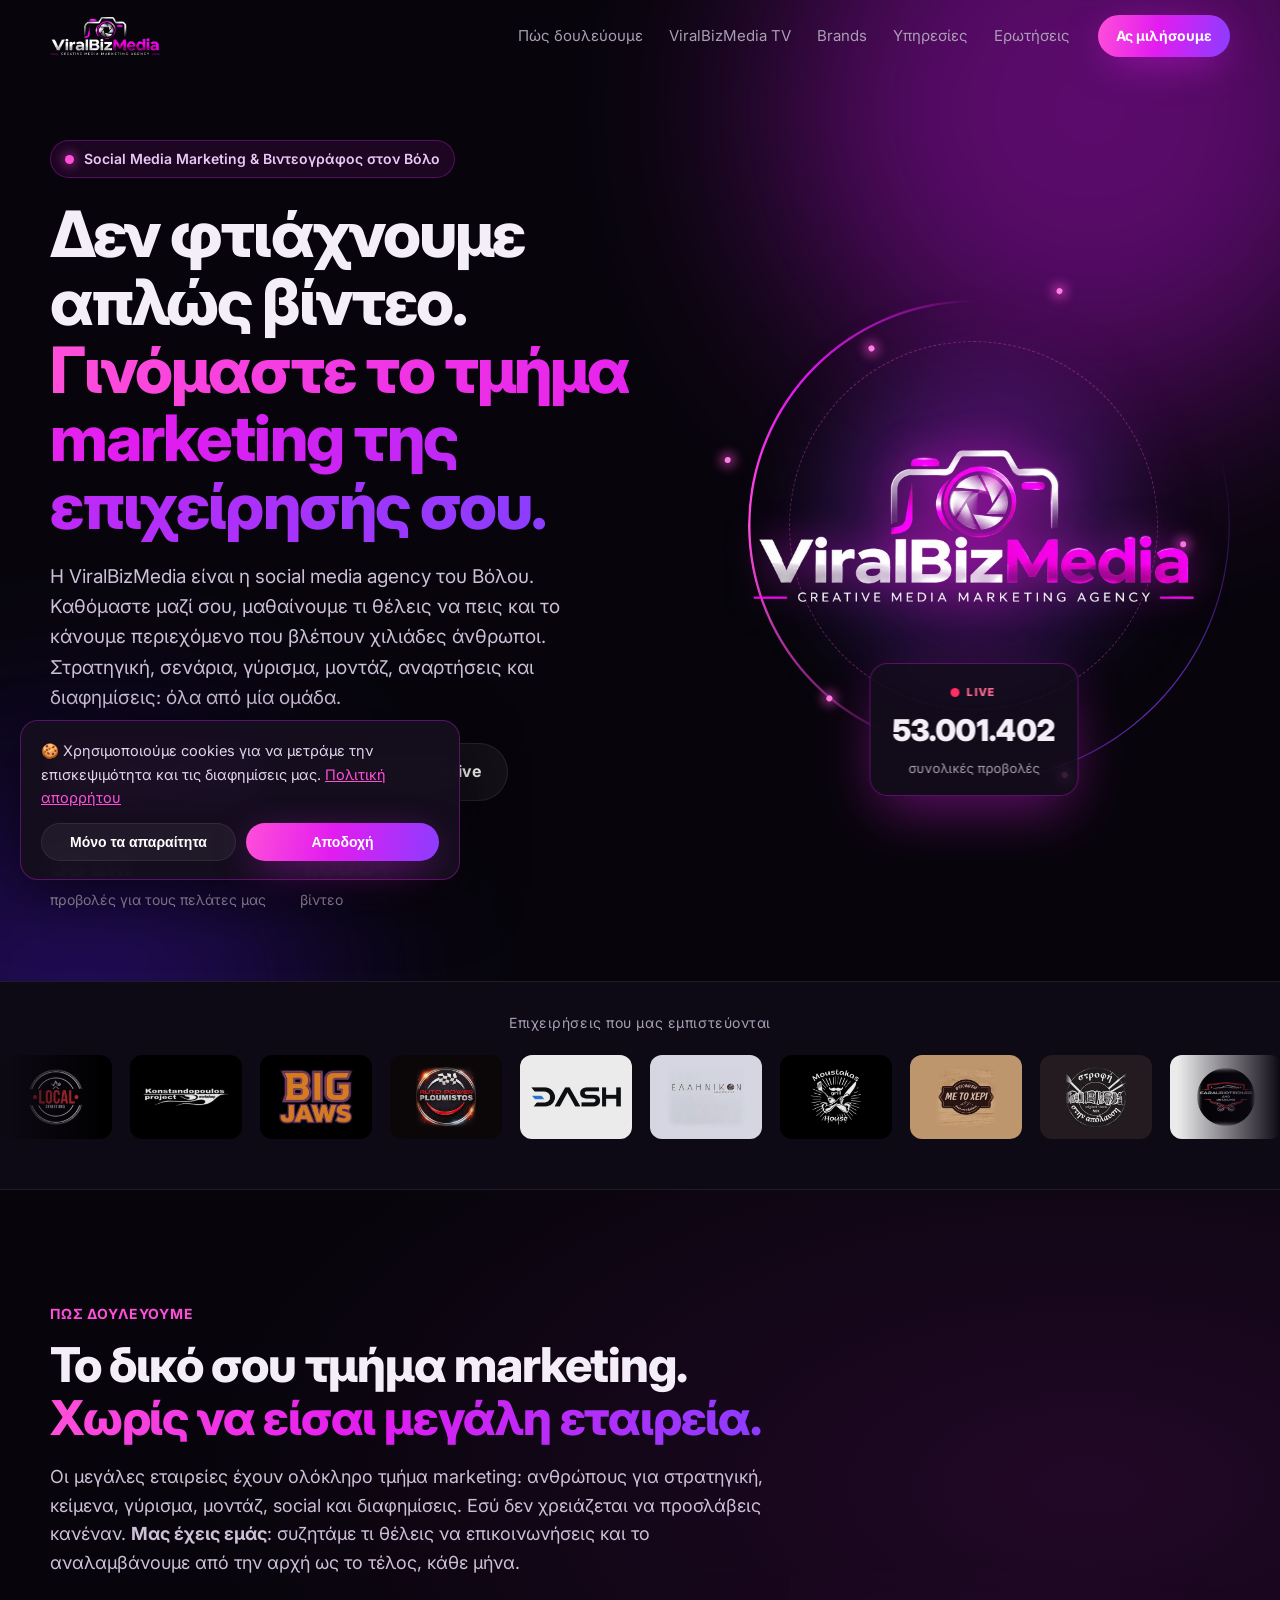
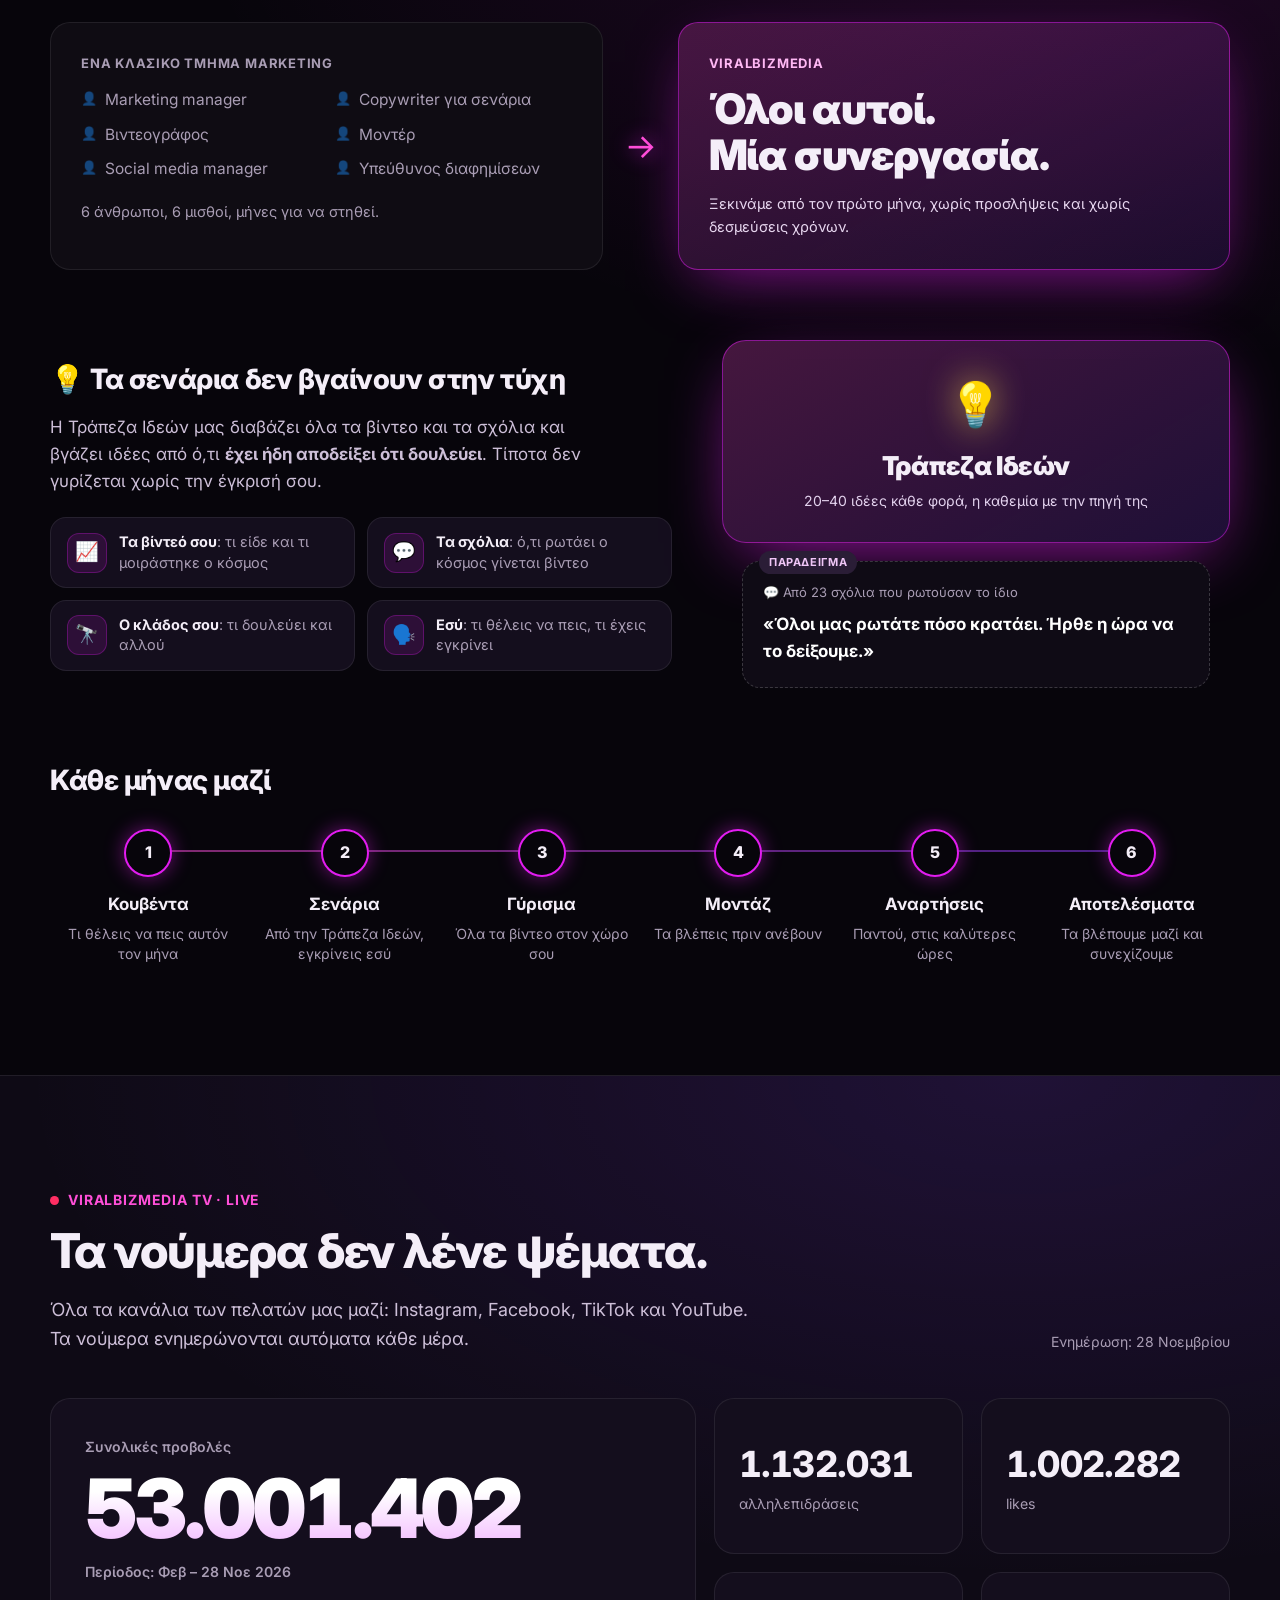
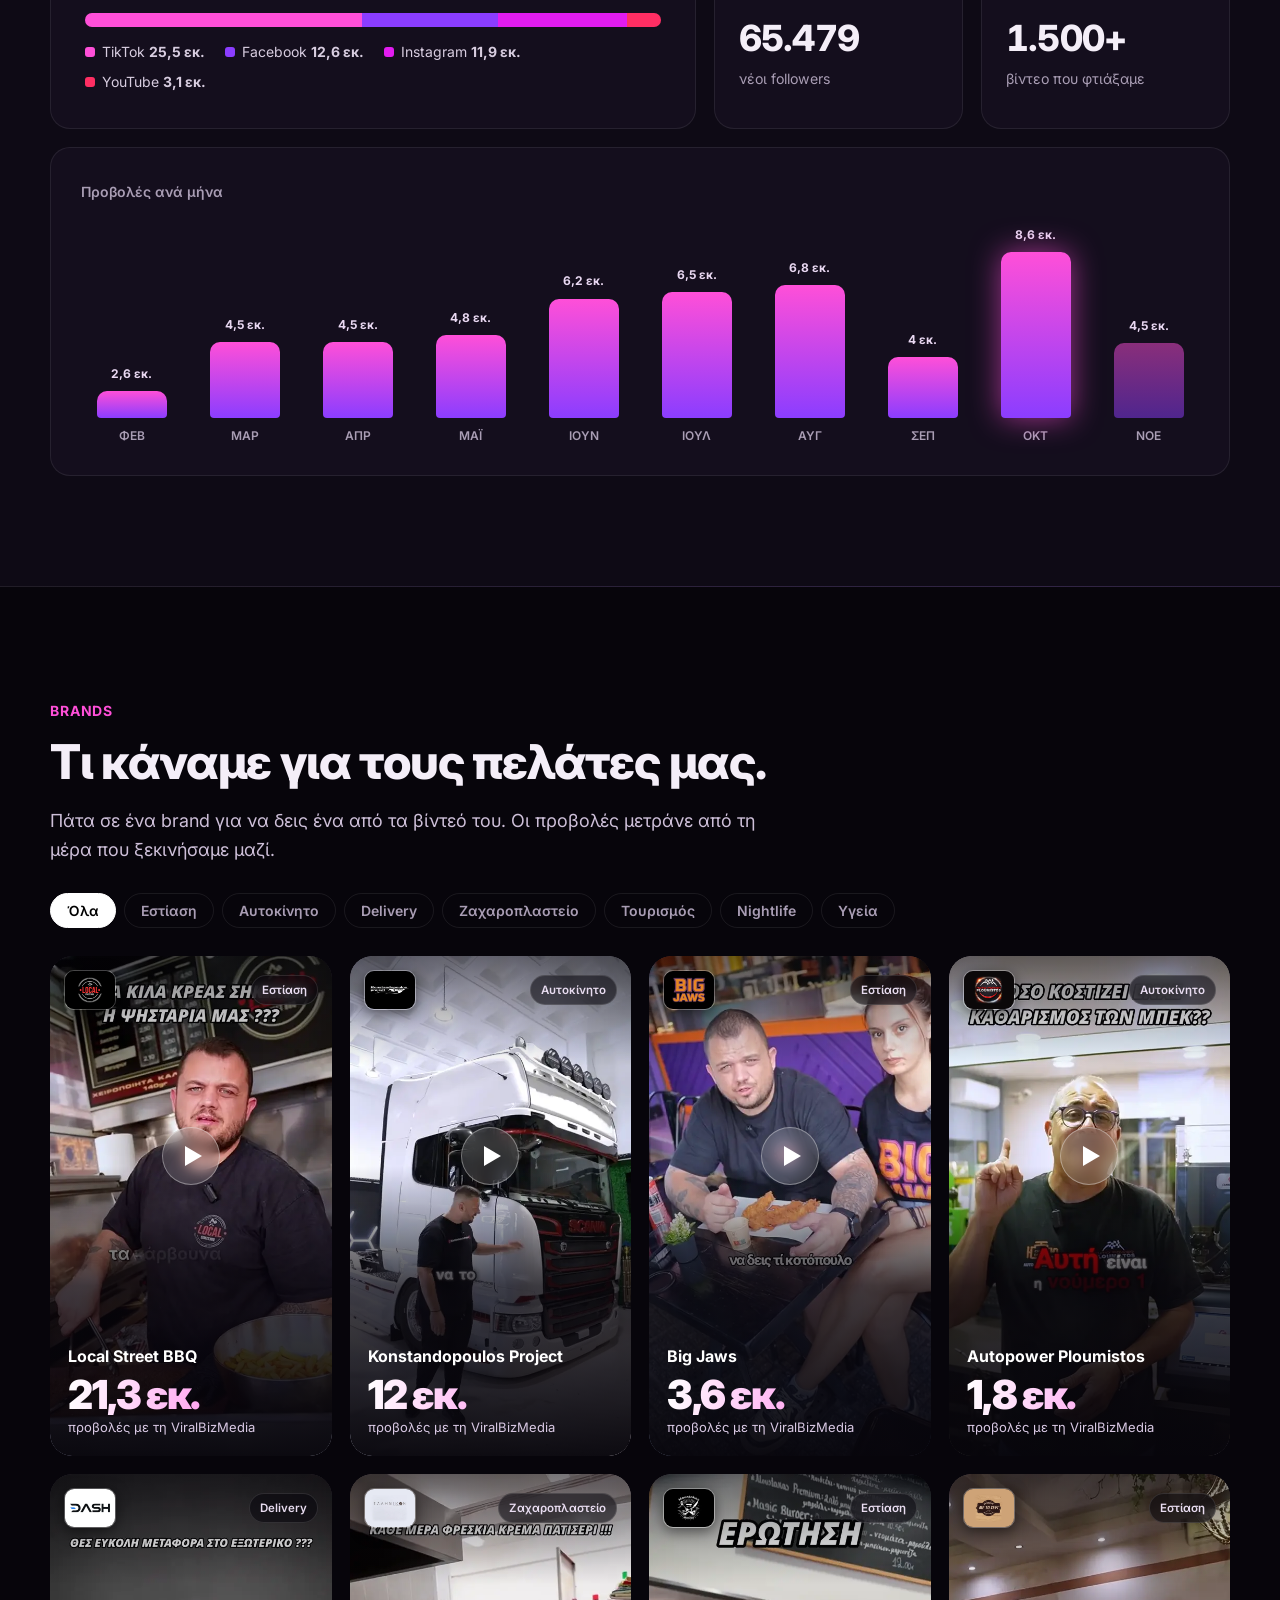
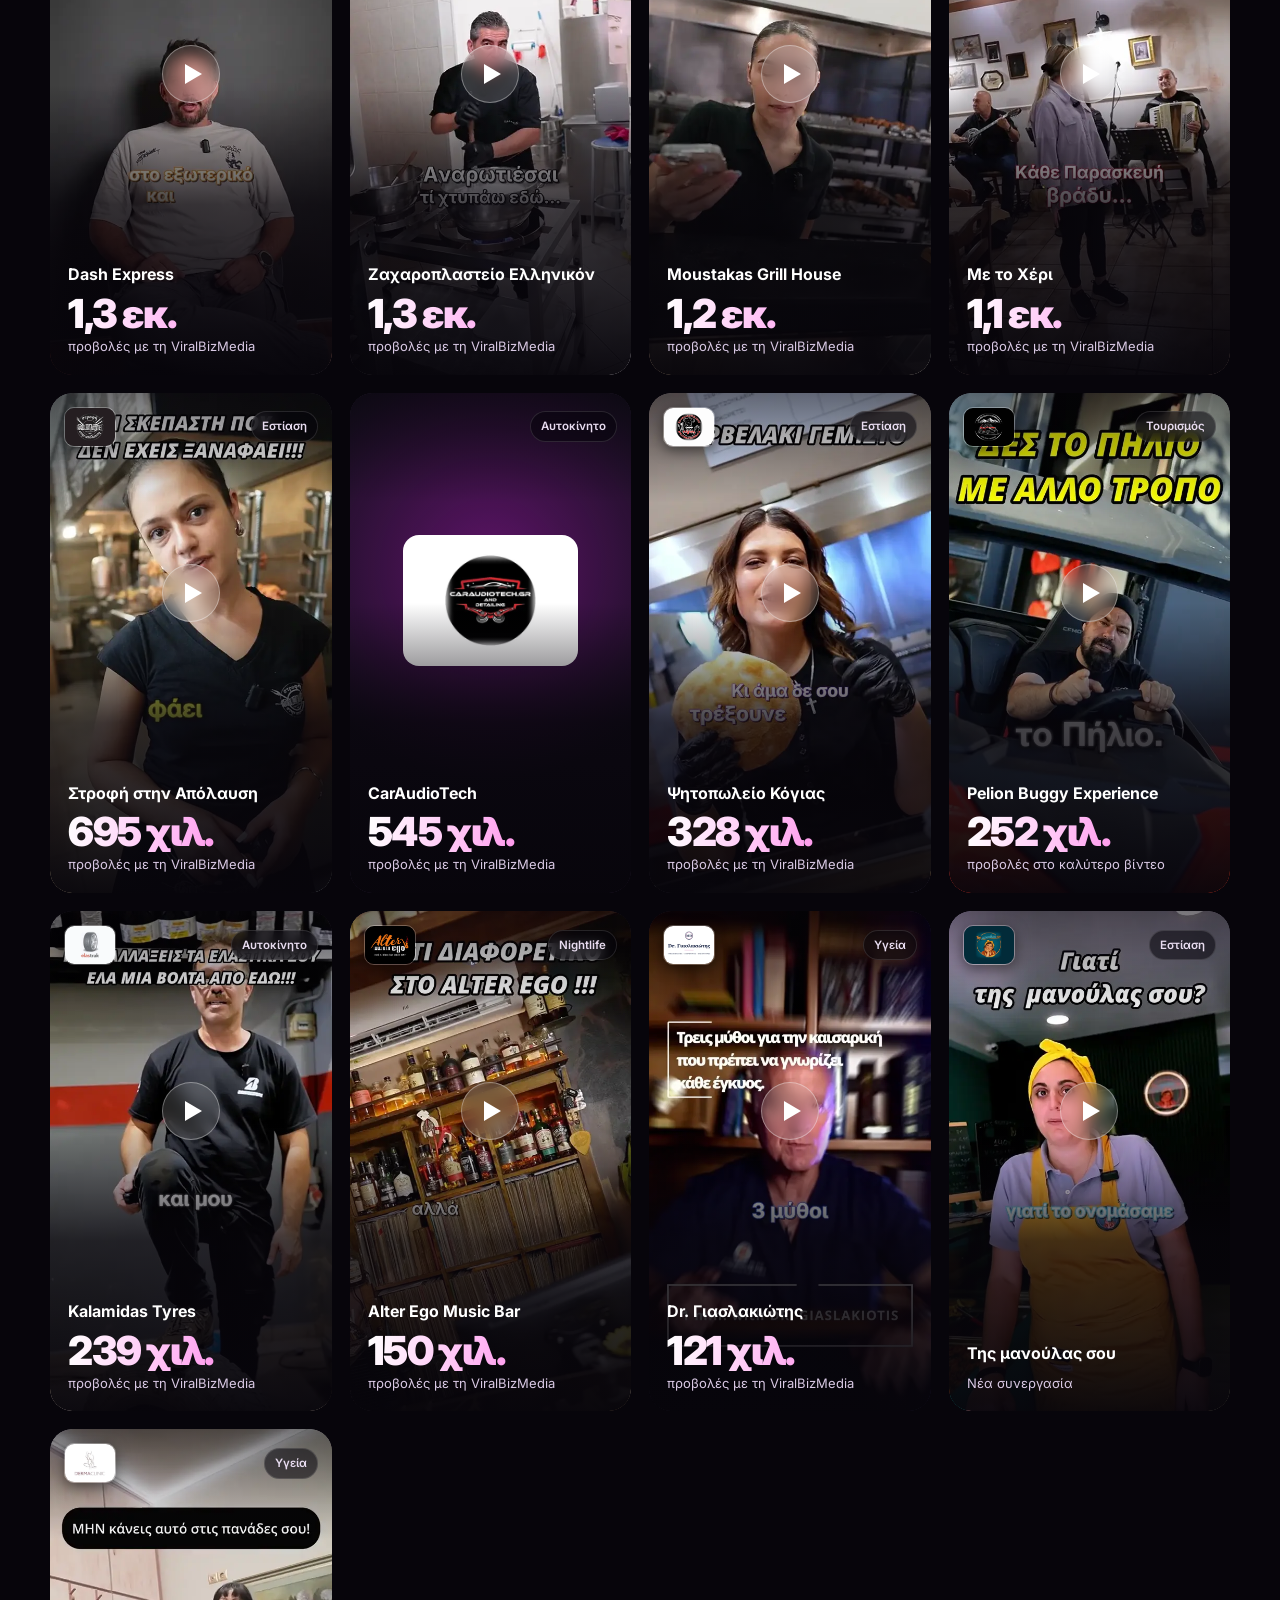
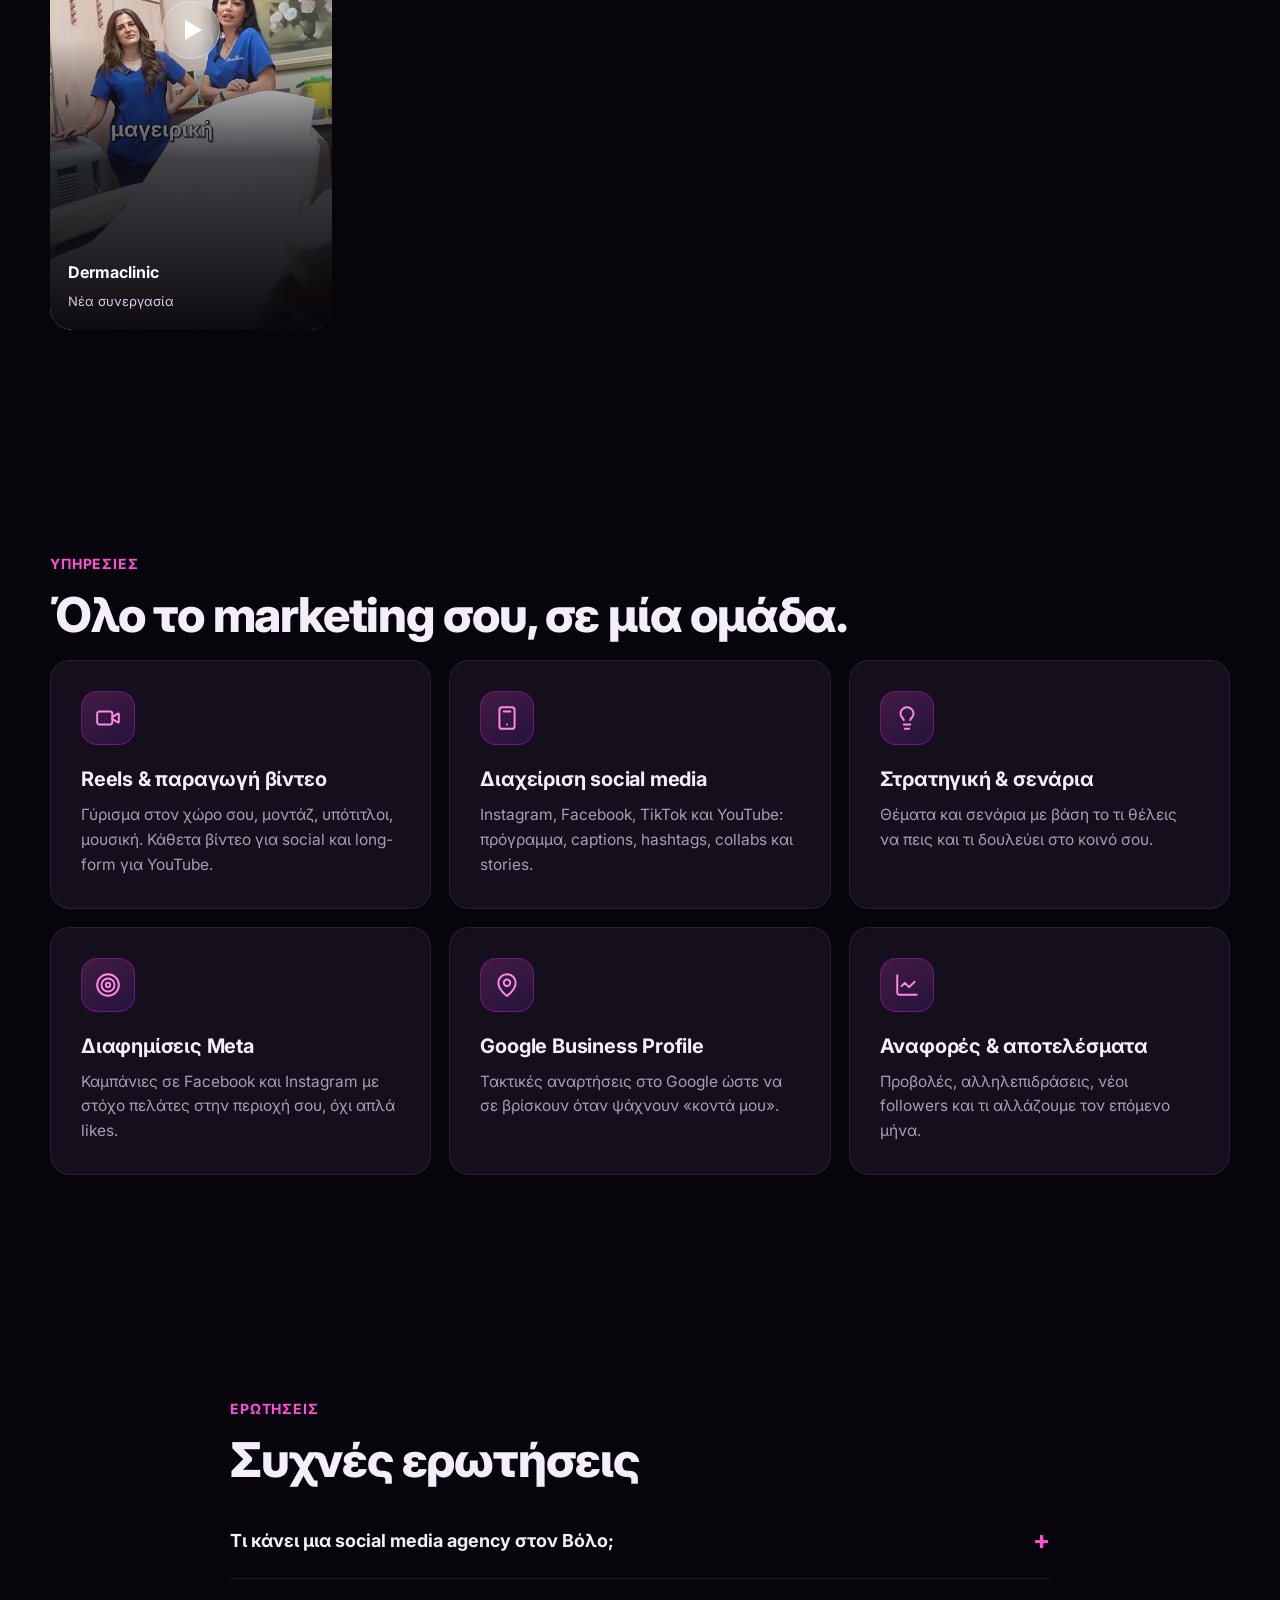
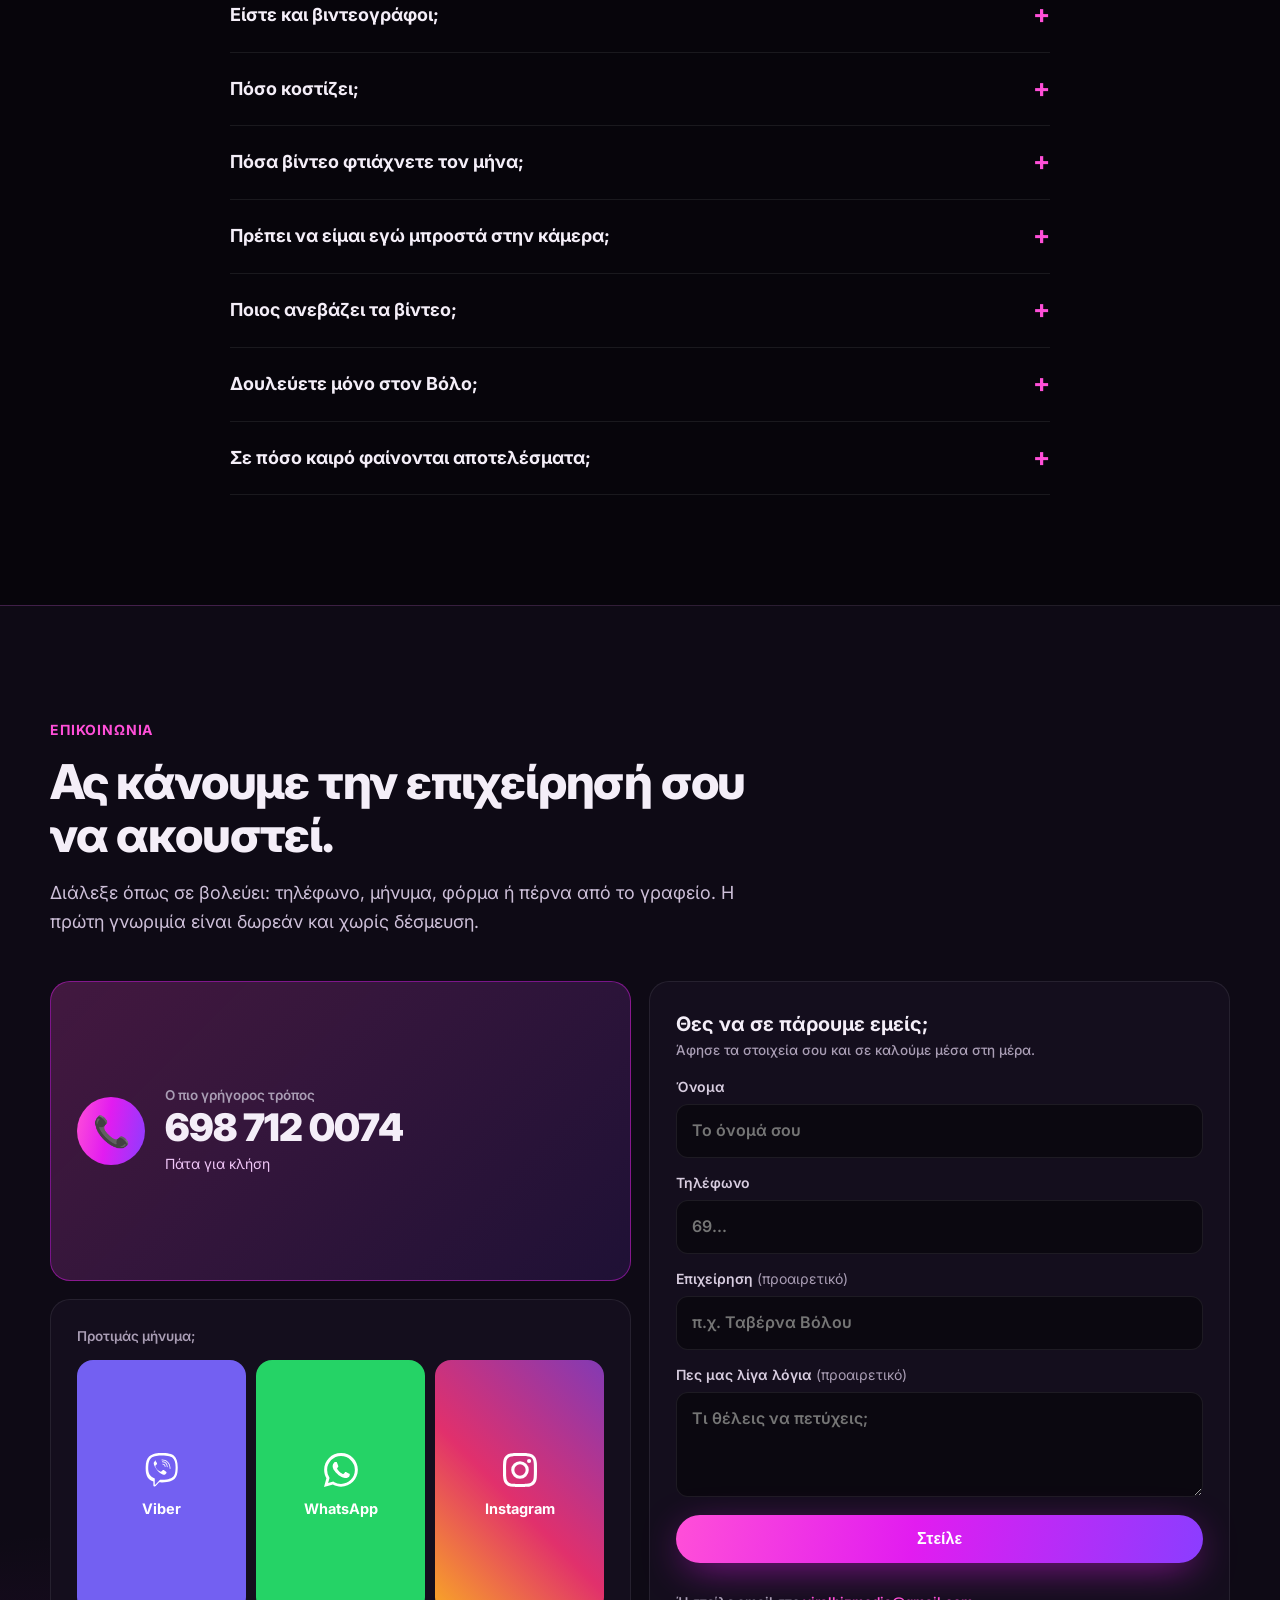
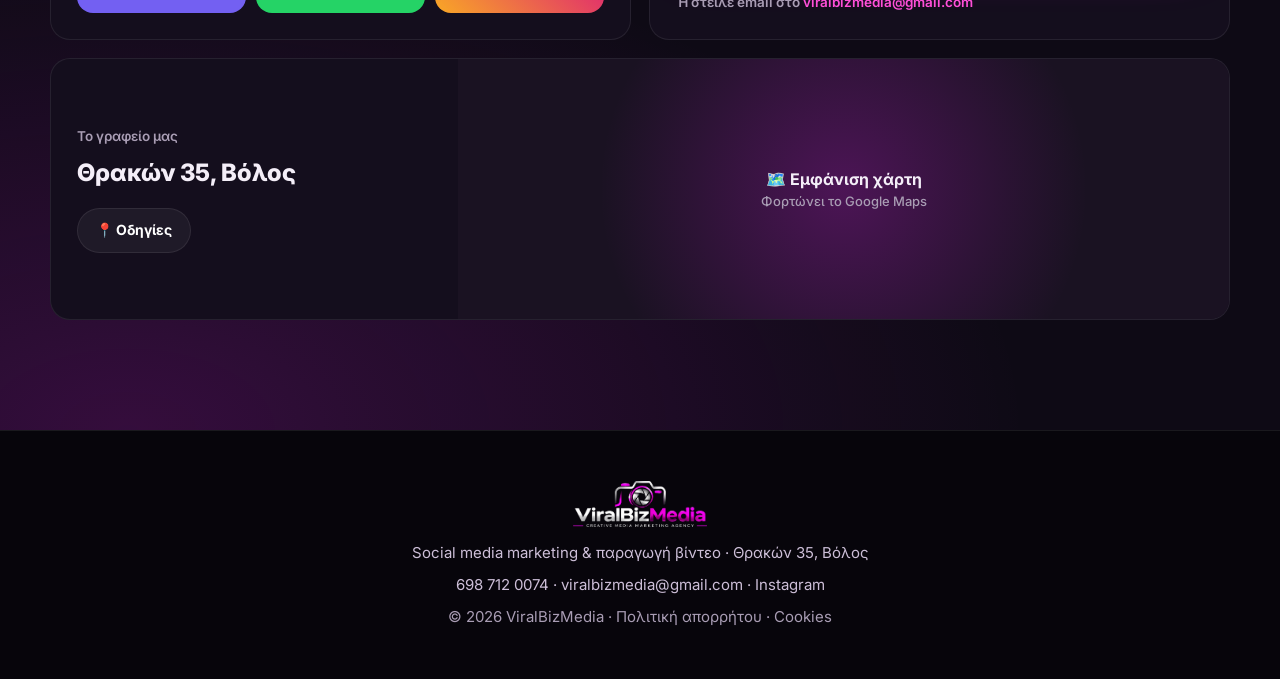
<file: promise-boutique.html>
<!DOCTYPE html>
<html lang="el">
<head>
<meta charset="utf-8">
<title>Promise boutique | ViralBizMedia</title>
<link rel="canonical" href="https://www.viralbizmedia.com/">
<meta name="robots" content="noindex, follow">
<meta http-equiv="refresh" content="0; url=/#brands">
<script>location.replace('/#brands');</script>
</head>
<body>
<p>Η σελίδα μεταφέρθηκε. <a href="/#brands">Συνέχεια στο ViralBizMedia</a></p>
</body>
</html>
</file>
<file: css/site.css>
:root{
  --bg:#07050b; --bg2:#0e0a15; --card:#140e1d; --line:rgba(255,255,255,.08);
  --txt:#f4eef8; --mut:#a99db4; --pink:#e21cf0; --pink2:#ff4fd8; --vio:#8b3dff;
  --grad:linear-gradient(100deg,#ff4fd8 0%,#e21cf0 45%,#8b3dff 100%);
  --r:20px; --wrap:1180px;
}
*{box-sizing:border-box;margin:0;padding:0}
html{scroll-behavior:smooth;scroll-padding-top:80px}
body{background:var(--bg);color:var(--txt);font:400 17px/1.6 Inter,system-ui,"Segoe UI",sans-serif;-webkit-font-smoothing:antialiased;overflow-x:hidden}
img,video{display:block;max-width:100%}
a{color:inherit;text-decoration:none}
b,strong{font-weight:700}
.wrap{width:min(var(--wrap),100% - 40px);margin-inline:auto}
.narrow{max-width:820px}
.skip{position:absolute;left:-9999px}.skip:focus{left:16px;top:16px;z-index:99;background:#fff;color:#000;padding:8px 14px;border-radius:8px}
.muted{color:var(--mut)}
:focus-visible{outline:2px solid var(--pink2);outline-offset:3px;border-radius:6px}

/* buttons */
.btn{display:inline-flex;align-items:center;gap:10px;padding:15px 26px;border-radius:999px;background:var(--grad);color:#fff;font-weight:700;font-size:16px;border:0;cursor:pointer;box-shadow:0 10px 40px -10px rgba(226,28,240,.7);transition:transform .2s,box-shadow .2s}
.btn:hover{transform:translateY(-2px);box-shadow:0 16px 50px -10px rgba(226,28,240,.9)}
.btn-ghost{background:rgba(255,255,255,.05);box-shadow:none;border:1px solid var(--line)}
.btn-ghost:hover{background:rgba(255,255,255,.1);box-shadow:none}
.btn-sm{padding:10px 18px;font-size:14px}

/* live dot */
.live-dot,.dot{display:inline-block;width:9px;height:9px;border-radius:50%;background:#ff2e63;box-shadow:0 0 0 0 rgba(255,46,99,.7);animation:pulse 1.6s infinite;vertical-align:middle}
.dot{background:var(--pink2);animation:none;box-shadow:0 0 12px var(--pink2)}
@keyframes pulse{70%{box-shadow:0 0 0 9px rgba(255,46,99,0)}100%{box-shadow:0 0 0 0 rgba(255,46,99,0)}}

/* nav */
.nav{position:fixed;inset:0 0 auto;z-index:50;transition:background .3s,border-color .3s;border-bottom:1px solid transparent}
.nav.scrolled{background:rgba(7,5,11,.82);backdrop-filter:blur(14px);border-color:var(--line)}
.nav-in{display:flex;align-items:center;gap:28px;height:72px}
.brand img{height:38px;width:auto}
.links{display:flex;gap:26px;margin-left:auto;font-size:15px;color:var(--mut)}
.links a:hover{color:var(--txt)}
.burger{display:none;background:none;border:0;width:40px;height:40px;cursor:pointer;flex-direction:column;justify-content:center;gap:6px;align-items:center}
.burger span{width:22px;height:2px;background:#fff;border-radius:2px;transition:.3s}

/* hero */
.hero{position:relative;padding:140px 0 70px;overflow:hidden}
.glow{position:absolute;border-radius:50%;filter:blur(110px);opacity:.45;pointer-events:none}
.g1{width:620px;height:620px;background:#c013e0;top:-200px;right:-120px}
.g2{width:480px;height:480px;background:#5a1cff;bottom:-260px;left:-160px;opacity:.3}
.hero-in{position:relative;display:grid;grid-template-columns:1.1fr .9fr;gap:40px;align-items:center}
.eyebrow{display:inline-flex;align-items:center;gap:10px;font-size:14px;font-weight:600;color:#e9c8f5;background:rgba(226,28,240,.1);border:1px solid rgba(226,28,240,.3);padding:7px 14px;border-radius:999px;margin-bottom:22px}
h1{font-size:clamp(36px,5.2vw,64px);line-height:1.06;letter-spacing:-.03em;font-weight:800;margin-bottom:22px}
.grad{background:var(--grad);-webkit-background-clip:text;background-clip:text;color:transparent}
.lead{font-size:19px;color:#cdbfd8;max-width:580px;margin-bottom:30px}
.cta-row{display:flex;flex-wrap:wrap;gap:12px;margin-bottom:40px}
.hero-stat{display:flex;gap:34px;flex-wrap:wrap}
.hero-stat div{display:flex;flex-direction:column}
.hero-stat b{font-size:30px;font-weight:800;letter-spacing:-.02em}
.hero-stat span{font-size:14px;color:var(--mut)}

/* hero: κινούμενο logo */
.hero-art{position:relative;height:560px;display:grid;place-items:center;isolation:isolate}
.halo{position:absolute;width:78%;aspect-ratio:1;border-radius:50%;background:radial-gradient(circle,rgba(226,28,240,.55),rgba(139,61,255,.18) 45%,transparent 70%);filter:blur(30px);animation:breathe 5s ease-in-out infinite}
.ring{position:absolute;aspect-ratio:1;border-radius:50%}
.ring1{width:88%;background:conic-gradient(from 0deg,transparent 0 55%,#ff4fd8 75%,#e21cf0 85%,transparent 100%);-webkit-mask:radial-gradient(farthest-side,transparent calc(100% - 3px),#000 calc(100% - 2px));mask:radial-gradient(farthest-side,transparent calc(100% - 3px),#000 calc(100% - 2px));filter:drop-shadow(0 0 10px #e21cf0);animation:spin 7s linear infinite}
.ring2{width:72%;border:1px dashed rgba(255,79,216,.35);animation:spin 40s linear infinite reverse}
.ring3{width:100%;background:conic-gradient(from 180deg,transparent 0 70%,rgba(139,61,255,.9) 88%,transparent 100%);-webkit-mask:radial-gradient(farthest-side,transparent calc(100% - 2px),#000 calc(100% - 1px));mask:radial-gradient(farthest-side,transparent calc(100% - 2px),#000 calc(100% - 1px));animation:spin 12s linear infinite reverse;opacity:.8}
.sparks{position:absolute;inset:0;animation:spin 26s linear infinite}
.sparks i{position:absolute;left:50%;top:50%;width:6px;height:6px;margin:-3px;border-radius:50%;background:#ff7be5;box-shadow:0 0 12px 3px rgba(255,79,216,.8);transform:rotate(var(--a)) translateY(var(--r));animation:twinkle 2.4s ease-in-out infinite;animation-delay:var(--d)}
.sparks i:nth-child(1){--a:20deg;--r:-250px;--d:0s}
.sparks i:nth-child(2){--a:95deg;--r:-210px;--d:.4s}
.sparks i:nth-child(3){--a:160deg;--r:-265px;--d:.8s}
.sparks i:nth-child(4){--a:220deg;--r:-225px;--d:1.2s}
.sparks i:nth-child(5){--a:285deg;--r:-255px;--d:1.6s}
.sparks i:nth-child(6){--a:330deg;--r:-205px;--d:2s}
.logo-stage{position:relative;width:min(470px,86%);animation:float 6s ease-in-out infinite}
.logo-stage img{width:100%;height:auto;filter:drop-shadow(0 0 18px rgba(226,28,240,.55));animation:glowp 3s ease-in-out infinite}
.shine{position:absolute;inset:0;background:linear-gradient(105deg,transparent 40%,rgba(255,255,255,.9) 50%,transparent 60%) no-repeat;background-size:250% 100%;-webkit-mask:url(../media/logo-alpha.webp) center/100% 100% no-repeat;mask:url(../media/logo-alpha.webp) center/100% 100% no-repeat;mix-blend-mode:overlay;animation:sweep 4.5s ease-in-out infinite}
.lens{position:absolute;left:51.1%;top:28.4%;width:13%;aspect-ratio:1;transform:translate(-50%,-50%);border-radius:50%;background:conic-gradient(from 0deg,transparent,rgba(255,79,216,.9),transparent 30%,transparent 50%,rgba(255,255,255,.7),transparent 80%);mix-blend-mode:screen;animation:spin 3s linear infinite;opacity:.75;-webkit-mask:radial-gradient(circle,#000 55%,transparent 72%);mask:radial-gradient(circle,#000 55%,transparent 72%)}
@keyframes spin{to{transform:rotate(360deg)}}
@keyframes breathe{50%{transform:scale(1.12);opacity:.75}}
@keyframes float{50%{transform:translateY(-12px)}}
@keyframes glowp{50%{filter:drop-shadow(0 0 34px rgba(255,79,216,.95)) brightness(1.08)}}
@keyframes sweep{0%,35%{background-position:150% 0}75%,100%{background-position:-50% 0}}
@keyframes twinkle{50%{opacity:.25;box-shadow:0 0 4px 1px rgba(255,79,216,.4)}}
.hero-art .float-card{bottom:10px}
.float-card{position:absolute;z-index:3;left:50%;bottom:-6px;transform:translateX(-50%);background:rgba(20,14,29,.85);backdrop-filter:blur(12px);border:1px solid rgba(226,28,240,.35);border-radius:18px;padding:14px 22px;text-align:center;box-shadow:0 20px 60px -10px rgba(226,28,240,.45);white-space:nowrap}
.float-card b{display:block;font-size:30px;font-weight:900;letter-spacing:-.02em}
.float-card small{color:var(--mut);font-size:13px}
.live{display:inline-flex;align-items:center;gap:7px;font-size:11px;font-weight:800;letter-spacing:.12em;color:#ff6b8f}

/* logos */
.logos{padding:30px 0 50px;border-block:1px solid var(--line);background:var(--bg2)}
.logos-title{text-align:center;color:var(--mut);font-size:14px;margin-bottom:20px;letter-spacing:.04em}
.marquee{overflow:hidden;-webkit-mask:linear-gradient(90deg,transparent,#000 8%,#000 92%,transparent);mask:linear-gradient(90deg,transparent,#000 8%,#000 92%,transparent)}
.track{display:flex;gap:18px;width:max-content;animation:scroll 60s linear infinite}
.marquee:hover .track{animation-play-state:paused}
.track img{height:84px;width:auto;border-radius:12px;opacity:.92}
@keyframes scroll{to{transform:translateX(-50%)}}

/* sections */
.sec{padding:110px 0}
.kicker{display:inline-flex;align-items:center;gap:9px;color:var(--pink2);font-weight:700;font-size:14px;letter-spacing:.06em;text-transform:uppercase;margin-bottom:14px}
h2{font-size:clamp(30px,4vw,48px);line-height:1.1;letter-spacing:-.025em;font-weight:800;margin-bottom:18px}
h3{font-size:20px;font-weight:700;letter-spacing:-.01em}
.sec-lead{font-size:18px;color:#cdbfd8;max-width:720px;margin-bottom:44px}
.card{background:var(--card);border:1px solid var(--line);border-radius:var(--r)}

/* approach */
.compare{display:grid;grid-template-columns:1fr 1fr;gap:18px;margin-bottom:28px}
.cmp{border-radius:var(--r);padding:30px;border:1px solid var(--line)}
.cmp h3{margin-bottom:16px}
.cmp ul{list-style:none;display:grid;gap:12px}
.cmp li{padding-left:30px;position:relative;color:#d8cde0}
.cmp-no{background:#0f0c13}.cmp-no li{color:var(--mut)}
.cmp-no li::before{content:"✕";position:absolute;left:0;color:#6d6177;font-weight:700}
.cmp-yes{background:linear-gradient(160deg,rgba(226,28,240,.16),rgba(139,61,255,.08));border-color:rgba(226,28,240,.4)}
.cmp-yes li::before{content:"✓";position:absolute;left:0;color:var(--pink2);font-weight:800}
.pillars{display:grid;grid-template-columns:repeat(4,1fr);gap:18px}
.pillar{padding:26px;border-radius:var(--r);background:var(--card);border:1px solid var(--line)}
.pillar .num{font-weight:800;font-size:14px;color:var(--pink2)}
.pillar h3{margin:8px 0}
.pillar p{color:var(--mut);font-size:15px}

/* how we work (ενιαία ενότητα) */
.how{background:radial-gradient(900px 480px at 85% 20%,rgba(226,28,240,.12),transparent),var(--bg)}
.dept{display:grid;grid-template-columns:1fr auto 1fr;gap:22px;align-items:stretch;margin-bottom:70px}
.dept-col{border-radius:var(--r);padding:30px;border:1px solid var(--line)}
.dept-old{background:#0f0c13}
.dept-old ul{list-style:none;display:grid;grid-template-columns:1fr 1fr;gap:10px 18px;margin:14px 0 18px}
.dept-old li{position:relative;padding-left:24px;color:var(--mut);font-size:15.5px}
.dept-old li::before{content:"👤";position:absolute;left:0;font-size:13px;opacity:.55}
.dept-new{background:linear-gradient(150deg,rgba(255,79,216,.22),rgba(139,61,255,.12));border-color:rgba(226,28,240,.5);box-shadow:0 20px 60px -20px rgba(226,28,240,.6);display:flex;flex-direction:column;justify-content:center}
.dept-tag{font-size:13px;font-weight:700;letter-spacing:.06em;text-transform:uppercase;color:var(--mut)}
.dept-new .dept-tag{color:#ffb8f4}
.dept-big{font-size:clamp(30px,3.4vw,42px);font-weight:900;line-height:1.1;letter-spacing:-.025em;margin:12px 0 14px}
.dept-foot{font-size:14.5px;color:var(--mut)}
.dept-new .dept-foot{color:#e7d6ef}
.dept-arrow{align-self:center;font-size:34px;color:var(--pink2);text-shadow:0 0 20px rgba(226,28,240,.8)}
.how-ideas{margin-bottom:70px}
.how-h3{font-size:clamp(22px,2.4vw,28px);font-weight:800;letter-spacing:-.015em;margin-bottom:12px}
.how-p{color:#cdbfd8;font-size:17px;margin-bottom:22px;max-width:560px}
.how-month{margin-bottom:26px}

/* ideas */
.ideas{background:radial-gradient(800px 420px at 85% 40%,rgba(226,28,240,.13),transparent),var(--bg)}
.ideas-in{display:grid;grid-template-columns:1.1fr .9fr;gap:50px;align-items:center}
.ideas .sec-lead{margin-bottom:26px}
.srcs{list-style:none;display:grid;grid-template-columns:1fr 1fr;gap:12px}
.srcs li{display:flex;gap:12px;align-items:center;padding:14px 16px;border-radius:16px;background:var(--card);border:1px solid var(--line);font-size:14.5px;color:var(--mut);line-height:1.4}
.srcs li span{flex:none;width:40px;height:40px;border-radius:12px;display:grid;place-items:center;font-size:19px;background:rgba(226,28,240,.12);border:1px solid rgba(226,28,240,.28)}
.srcs b{color:var(--txt)}
.bank{display:flex;flex-direction:column;align-items:center;gap:18px}
.bank-core{width:100%;padding:28px 24px;border-radius:24px;text-align:center;background:linear-gradient(150deg,rgba(255,79,216,.25),rgba(139,61,255,.18));border:1px solid rgba(226,28,240,.5);box-shadow:0 20px 70px -20px rgba(226,28,240,.7)}
.bank-ico{display:block;font-size:44px;filter:drop-shadow(0 0 18px rgba(255,220,80,.7));animation:float 4s ease-in-out infinite}
.bank-core b{display:block;font-size:26px;font-weight:900;letter-spacing:-.02em;margin-top:6px}
.bank-core small{color:#e3d2ee;font-size:14px}
.idea-eg{position:relative;width:92%;padding:20px 20px 14px;border-radius:18px;background:#0f0b15;border:1px dashed rgba(255,255,255,.18)}
.eg-tag{position:absolute;top:-11px;left:16px;font-size:11px;font-weight:700;letter-spacing:.06em;text-transform:uppercase;background:#2a1d36;color:#f0c6f7;padding:3px 10px;border-radius:99px}
.eg-src{font-size:13px;color:var(--mut)}
.eg-hook{font-size:17px;font-weight:700;margin:8px 0;color:#fff}

/* TV */
.tv{background:radial-gradient(1000px 500px at 80% 0%,rgba(139,61,255,.14),transparent),var(--bg2);border-block:1px solid var(--line)}
.tv-head{display:flex;justify-content:space-between;align-items:flex-end;gap:20px;flex-wrap:wrap}
.updated{color:var(--mut);font-size:14px;margin-bottom:44px}
.tv-grid{display:grid;grid-template-columns:1.25fr 1fr;gap:18px}
.tv-main{padding:34px}
.tv-main small,.tv-chart>small{color:var(--mut);font-size:14px;font-weight:600}
.mega{display:block;font-size:clamp(44px,6.4vw,84px);font-weight:900;letter-spacing:-.04em;line-height:1.05;margin:6px 0;background:linear-gradient(180deg,#fff 30%,#f2b7ff);-webkit-background-clip:text;background-clip:text;color:transparent;font-variant-numeric:tabular-nums}
.platbar{display:flex;height:14px;border-radius:99px;overflow:hidden;margin:28px 0 14px;background:#221a2c}
.platbar span{height:100%;width:0;transition:width 1.4s cubic-bezier(.2,.8,.2,1)}
.platlegend{display:flex;flex-wrap:wrap;gap:8px 20px;font-size:14px;color:#d8cde0}
.platlegend i{display:inline-block;width:10px;height:10px;border-radius:3px;margin-right:7px}
.tv-tiles{display:grid;grid-template-columns:1fr 1fr;gap:18px}
.tile{padding:24px;display:flex;flex-direction:column;justify-content:center}
.tile b{font-size:clamp(26px,3vw,36px);font-weight:800;letter-spacing:-.02em;font-variant-numeric:tabular-nums}
.tile small{color:var(--mut)}
.tv-chart{grid-column:1/-1;padding:30px}
.chart{display:flex;align-items:flex-end;gap:12px;height:220px;margin-top:20px}
.bar{flex:1;display:flex;flex-direction:column;align-items:center;justify-content:flex-end;height:100%;gap:8px}
.bar i{width:100%;max-width:70px;height:0;border-radius:10px 10px 4px 4px;background:linear-gradient(180deg,#ff4fd8,#8b3dff);transition:height 1.2s cubic-bezier(.2,.8,.2,1);position:relative}
.bar.partial i{opacity:.5}
.bar.top i{box-shadow:0 0 30px rgba(255,79,216,.6)}
.bar em{font-style:normal;font-size:12px;color:var(--mut);font-weight:600}
.bar span{font-size:12px;font-weight:700;color:#e9d8f2;opacity:0;transition:opacity .6s 1s}
.chart.on .bar span{opacity:1}

/* brands */
.brands{display:grid;grid-template-columns:repeat(4,1fr);gap:18px}
.bcard{border-radius:22px;overflow:hidden;position:relative;transition:transform .3s cubic-bezier(.2,.8,.2,1),box-shadow .3s}
.bcard:hover{transform:translateY(-6px);box-shadow:0 24px 60px -18px rgba(226,28,240,.55)}
.bmedia{position:relative;display:block;width:100%;aspect-ratio:9/16;border:0;padding:0;margin:0;background:#160f1f;color:inherit;font:inherit;text-align:left;cursor:pointer;overflow:hidden;border-radius:22px;outline:1px solid rgba(255,255,255,.08);outline-offset:-1px}
div.bmedia{cursor:default}
div.bmedia .blogo{visibility:hidden}
.bposter{position:absolute;inset:0;width:100%;height:100%;object-fit:cover;transition:transform .6s cubic-bezier(.2,.8,.2,1)}
.bcard:hover .bposter{transform:scale(1.06)}
.bmedia::after{content:"";position:absolute;inset:0;background:linear-gradient(180deg,rgba(7,5,11,.55) 0%,transparent 22%,transparent 42%,rgba(7,5,11,.75) 66%,rgba(7,5,11,.97) 100%);pointer-events:none}
.bcard:hover .bmedia{outline-color:rgba(226,28,240,.6)}
.bnoclip{position:absolute;inset:0;display:grid;place-items:center;background:radial-gradient(circle at 50% 35%,rgba(226,28,240,.35),transparent 60%),#160f1f}
.bnoclip img{width:62%;border-radius:16px;margin-top:-30%}
.play{position:absolute;z-index:2;left:50%;top:40%;transform:translate(-50%,-50%);width:58px;height:58px;border-radius:50%;background:rgba(255,255,255,.14);backdrop-filter:blur(8px);border:1px solid rgba(255,255,255,.35);display:grid;place-items:center;transition:.25s}
.play::before{content:"";border-left:17px solid #fff;border-block:10px solid transparent;margin-left:5px}
.bmedia:hover .play{background:var(--pink);border-color:var(--pink);transform:translate(-50%,-50%) scale(1.08);box-shadow:0 0 30px rgba(226,28,240,.8)}
.btop-row{position:absolute;z-index:2;top:14px;left:14px;right:14px;display:flex;justify-content:space-between;align-items:center}
.blogo{width:52px;height:40px;object-fit:cover;border-radius:10px;border:1px solid rgba(255,255,255,.25);box-shadow:0 4px 14px rgba(0,0,0,.5)}
.bcat{font-size:11.5px;font-weight:600;padding:5px 10px;border-radius:99px;background:rgba(7,5,11,.55);backdrop-filter:blur(6px);color:#e8dcf0;border:1px solid rgba(255,255,255,.12)}
.binfo{position:absolute;z-index:2;left:0;right:0;bottom:0;padding:18px;display:flex;flex-direction:column;gap:2px}
.bname{font-weight:700;font-size:16px;color:#fff;margin-bottom:4px}
.bnum{font-size:40px;line-height:1;font-weight:900;letter-spacing:-.035em;background:linear-gradient(100deg,#fff 0%,#ffb8f4 45%,#ff4fd8 100%);-webkit-background-clip:text;background-clip:text;color:transparent}
.blabel{font-size:13px;color:#d9c9e4}
.bchips{display:flex;flex-wrap:wrap;gap:6px;margin-top:10px}
.bchips:empty{display:none}
.bchip{font-size:12px;font-weight:600;padding:5px 10px;border-radius:99px;background:rgba(255,255,255,.1);color:#e8dcf0;backdrop-filter:blur(6px)}
.bchip.up{background:rgba(54,214,140,.16);color:#7af5bb}
.chips{display:flex;flex-wrap:wrap;gap:8px;margin:-16px 0 28px}
.chip{padding:8px 16px;border-radius:999px;border:1px solid var(--line);background:transparent;color:var(--mut);font:600 14px Inter,sans-serif;cursor:pointer}
.chip[aria-selected=true]{background:#fff;color:#000;border-color:#fff}

/* services */
.services{display:grid;grid-template-columns:repeat(3,1fr);gap:18px}
.svc{padding:30px}
.ico{width:54px;height:54px;display:grid;place-items:center;border-radius:16px;background:linear-gradient(150deg,rgba(255,79,216,.2),rgba(139,61,255,.14));border:1px solid rgba(226,28,240,.35);margin-bottom:18px;transition:transform .3s,box-shadow .3s}
.ico svg{width:26px;height:26px;fill:none;stroke:#ff8ae6;stroke-width:1.8;stroke-linecap:round;stroke-linejoin:round}
.svc:hover .ico{transform:translateY(-3px) rotate(-4deg);box-shadow:0 10px 30px -8px rgba(226,28,240,.7)}
.svc h3{margin-bottom:8px}
.svc p{color:var(--mut);font-size:15.5px}

/* process */
.steps{list-style:none;counter-reset:s;display:grid;grid-template-columns:repeat(6,1fr);gap:0;position:relative;margin-top:10px}
.steps::before{content:"";position:absolute;left:8%;right:8%;top:21px;height:2px;background:linear-gradient(90deg,#ff4fd8,#8b3dff);opacity:.5}
.steps li{counter-increment:s;position:relative;display:flex;flex-direction:column;align-items:center;text-align:center;gap:6px;padding:0 10px}
.steps li::before{content:counter(s);position:relative;width:44px;height:44px;border-radius:50%;display:grid;place-items:center;font-weight:800;font-size:16px;background:var(--bg);border:2px solid var(--pink);box-shadow:0 0 20px rgba(226,28,240,.45);margin-bottom:8px}
.steps b{font-size:17px}
.steps span{color:var(--mut);font-size:14px;line-height:1.45}

/* faq */
details{border-bottom:1px solid var(--line);padding:22px 0}
summary{cursor:pointer;list-style:none;font-weight:700;font-size:18px;display:flex;justify-content:space-between;gap:20px}
summary::-webkit-details-marker{display:none}
summary::after{content:"+";font-size:26px;line-height:1;color:var(--pink2);transition:transform .25s}
details[open] summary::after{transform:rotate(45deg)}
details p{color:#cdbfd8;margin-top:12px;max-width:700px}

/* contact */
.contact{background:radial-gradient(900px 500px at 10% 100%,rgba(226,28,240,.18),transparent),var(--bg2);border-top:1px solid var(--line)}
.contact-head{max-width:760px}
.contact-grid{display:grid;grid-template-columns:1fr 1fr;grid-template-areas:"call form" "msg form" "place place";gap:18px}
.ct{border-radius:var(--r);border:1px solid var(--line);background:var(--card);padding:26px}
.ct small{display:block;color:var(--mut);font-size:13.5px;font-weight:600}
.ct-call{grid-area:call;display:flex;align-items:center;gap:20px;background:linear-gradient(135deg,rgba(255,79,216,.22),rgba(139,61,255,.14));border-color:rgba(226,28,240,.45);transition:transform .2s,box-shadow .2s}
.ct-call:hover{transform:translateY(-3px);box-shadow:0 18px 50px -14px rgba(226,28,240,.7)}
.ct-ico{flex:none;width:68px;height:68px;border-radius:50%;display:grid;place-items:center;font-size:30px;background:var(--grad);box-shadow:0 0 0 0 rgba(226,28,240,.6);animation:ring 2.2s infinite}
@keyframes ring{70%{box-shadow:0 0 0 16px rgba(226,28,240,0)}100%{box-shadow:0 0 0 0 rgba(226,28,240,0)}}
.ct-txt b{display:block;font-size:clamp(28px,3.2vw,38px);font-weight:900;letter-spacing:-.02em;line-height:1.15}
.ct-txt em{font-style:normal;color:#f0c6f7;font-size:14px}
.ct-msg{grid-area:msg;display:flex;flex-direction:column}
.msg-btns{display:grid;grid-template-columns:repeat(3,1fr);gap:10px;margin-top:12px;flex:1;min-height:100px}
.mb{display:flex;flex-direction:column;align-items:center;justify-content:center;gap:10px;padding:16px 8px;border-radius:16px;font-weight:700;font-size:14.5px;color:#fff;transition:transform .2s,filter .2s}
.mb:hover{transform:translateY(-3px);filter:brightness(1.1)}
.mb svg{width:34px;height:34px;fill:#fff}
.mb-viber{background:#7360f2}
.mb-wa{background:#25d366}
.mb-ig{background:linear-gradient(45deg,#f9a825,#e1306c 45%,#833ab4)}
.ct-form{grid-area:form;display:flex;flex-direction:column;gap:14px}
.form-head b{display:block;font-size:20px}
.form-head small{font-weight:500}
.ct-form label{display:block;font-size:14px;font-weight:600;color:#d8cde0}
.ct-form label input,.ct-form label textarea{display:block;width:100%;margin-top:6px}
.opt{font-weight:400;color:var(--mut)}
.ct-form input,.ct-form textarea{font:inherit;font-size:16px;color:var(--txt);background:#0b0810;border:1px solid var(--line);border-radius:12px;padding:13px 15px;resize:vertical}
.ct-form input:focus,.ct-form textarea:focus{outline:none;border-color:var(--pink)}
.ct-form input.bad{border-color:#ff4d6d}
.ct-form .btn{justify-content:center;margin-top:4px}
.ct-form .btn[disabled]{opacity:.6;cursor:wait}
.ct-form a{color:var(--pink2)}
.hp{position:absolute;left:-9999px;width:1px;height:1px;opacity:0}
.form-status{font-size:14.5px;font-weight:600;min-height:1px}
.form-status.ok{color:#6ff0b2}.form-status.err{color:#ff8fa3}
.ct-place{grid-area:place;display:grid;grid-template-columns:.8fr 1.6fr;gap:22px;align-items:center;padding:0;overflow:hidden}
.place-txt{padding:26px;display:flex;flex-direction:column;gap:6px;align-items:flex-start}
.place-txt b{font-size:24px;font-weight:800;margin-bottom:10px}
.map{height:260px;background:#1a1222 radial-gradient(circle at 50% 50%,rgba(226,28,240,.25),transparent 60%);display:grid;place-items:center;color:var(--mut);font-size:14px}
.map iframe{width:100%;height:100%;border:0;filter:invert(.9) hue-rotate(180deg) saturate(.7) brightness(.95)}

/* footer */
.foot{padding:50px 0;border-top:1px solid var(--line)}
.foot-in{display:flex;flex-direction:column;align-items:center;gap:8px;text-align:center;font-size:15px;color:#cdbfd8}
.foot img{height:46px;width:auto;margin-bottom:6px}
.foot a:hover{color:var(--pink2)}


/* mobile contact bar */
.mbar{display:none}
@media (max-width:820px){
  .mbar{display:grid;grid-template-columns:1.4fr 1fr 1fr;gap:8px;position:fixed;left:10px;right:10px;bottom:10px;z-index:45;padding:8px;border-radius:18px;background:rgba(20,14,29,.92);backdrop-filter:blur(14px);border:1px solid rgba(255,255,255,.1);box-shadow:0 10px 40px rgba(0,0,0,.6)}
  .mbar a{display:grid;place-items:center;height:46px;border-radius:12px;font-weight:700;font-size:15px;background:rgba(255,255,255,.07)}
  .mbar .mbar-call{background:var(--grad)}
  .mbar a:nth-child(2){background:#7360f2}
  .mbar a:nth-child(3){background:#25d366}
  .foot{padding-bottom:110px}
}

/* cookies */
.cookie{position:fixed;z-index:60;left:20px;bottom:20px;max-width:440px;padding:18px 20px;border-radius:18px;background:rgba(20,14,29,.97);backdrop-filter:blur(14px);border:1px solid rgba(226,28,240,.35);box-shadow:0 20px 60px rgba(0,0,0,.6);font-size:14.5px;color:#e3d6ec}
.cookie a{color:var(--pink2);text-decoration:underline}
.cookie-btns{display:flex;gap:10px;margin-top:14px;flex-wrap:wrap}
.cookie-btns .btn{flex:1;justify-content:center}
.map-btn{width:100%;height:100%;border:0;background:transparent;color:var(--txt);font:700 16px Inter,sans-serif;cursor:pointer;display:flex;flex-direction:column;align-items:center;justify-content:center;gap:4px}
.map-btn small{font-weight:500;color:var(--mut);font-size:13px}
.map-btn:hover{color:var(--pink2)}
@media (max-width:820px){.cookie{left:10px;right:10px;bottom:84px;max-width:none}}

/* player */
dialog{margin:auto;border:0;background:transparent;color:var(--txt);max-width:min(420px,92vw);overflow:visible}
dialog::backdrop{background:rgba(5,3,8,.88);backdrop-filter:blur(8px)}
dialog video{width:100%;max-height:80vh;border-radius:20px;background:#000;aspect-ratio:9/16;object-fit:contain}
dialog p{text-align:center;margin-top:12px;color:#d8cde0;font-size:15px}
dialog .close{position:absolute;top:-46px;right:0;width:38px;height:38px;border-radius:50%;border:0;background:rgba(255,255,255,.12);color:#fff;font-size:16px;cursor:pointer}

/* reveal */
.rv{opacity:0;transform:translateY(24px);transition:opacity .8s,transform .8s cubic-bezier(.2,.8,.2,1)}
.rv.in{opacity:1;transform:none}

/* responsive */
@media (max-width:1000px){
  .dept{grid-template-columns:1fr}
  .dept-arrow{transform:rotate(90deg);justify-self:center}
  .ideas-in{grid-template-columns:1fr;gap:34px}
  .contact-grid{grid-template-columns:1fr;grid-template-areas:"call" "msg" "form" "place"}
  .ct-place{grid-template-columns:1fr}
  .brands{grid-template-columns:repeat(3,1fr)}
  .hero-in{grid-template-columns:1fr}
  .hero-art{height:500px;max-width:540px;margin:0 auto;width:100%}
  .pillars{grid-template-columns:1fr 1fr}
  .tv-grid{grid-template-columns:1fr}
  .services{grid-template-columns:1fr 1fr}
  .steps{grid-template-columns:repeat(3,1fr);row-gap:30px}
  .steps::before{display:none}
}
@media (max-width:820px){
  .links{position:fixed;inset:72px 0 auto;flex-direction:column;gap:0;background:rgba(7,5,11,.97);backdrop-filter:blur(14px);border-bottom:1px solid var(--line);padding:8px 20px 20px;transform:translateY(-130%);transition:transform .35s;margin:0;font-size:18px}
  .links a{padding:14px 0;border-bottom:1px solid var(--line);color:var(--txt)}
  .nav.open .links{transform:none}
  .nav.open{background:rgba(7,5,11,.97)}
  .burger{display:flex;margin-left:auto}
  .nav .btn-sm{display:none}
  .nav.open .burger span:first-child{transform:translateY(4px) rotate(45deg)}
  .nav.open .burger span:last-child{transform:translateY(-4px) rotate(-45deg)}
}
@media (max-width:640px){
  .dept-old ul{grid-template-columns:1fr}
  .dept{margin-bottom:50px}.how-ideas{margin-bottom:50px}
  .srcs{grid-template-columns:1fr}
  .ct{padding:20px}
  .ct-ico{width:56px;height:56px;font-size:24px}
  .ct-call{gap:14px}
  .place-txt{padding:20px 20px 0}
  .map{height:220px}
  .brands{grid-template-columns:1fr 1fr;gap:12px}
  .bcard,.bmedia{border-radius:16px}
  .binfo{padding:12px}
  .bname{font-size:13.5px;margin-bottom:2px}
  .bnum{font-size:27px}
  .blabel{font-size:11px;line-height:1.3}
  .bchip{font-size:10.5px;padding:4px 8px}
  .bchips{margin-top:7px}
  .btop-row{top:10px;left:10px;right:10px}
  .blogo{width:40px;height:30px}
  .bcat{display:none}
  .play{width:46px;height:46px}
  body{font-size:16px}
  .sec{padding:76px 0}
  .hero{padding:110px 0 50px}
  .lead{font-size:17px}
  .hero-stat{gap:22px}.hero-stat b{font-size:24px}
  .hero-art{height:400px}
  .sparks i{--r:-165px!important}
  .float-card b{font-size:24px}
  .compare,.pillars,.services,.tv-tiles{grid-template-columns:1fr}
  .steps{grid-template-columns:1fr 1fr}
  .tv-tiles{grid-template-columns:1fr 1fr}
  .tv-main,.tv-chart{padding:22px}
  .chart{gap:5px;height:180px}
  .bar span{display:none}
  .bar em{font-size:10px}
  .brands{grid-template-columns:1fr 1fr;gap:12px}
  .play{width:48px;height:48px}
  .track img{height:64px}
}
@media (prefers-reduced-motion:reduce){
  *{animation:none!important;transition:none!important}
  .rv{opacity:1;transform:none}
}
</file>
